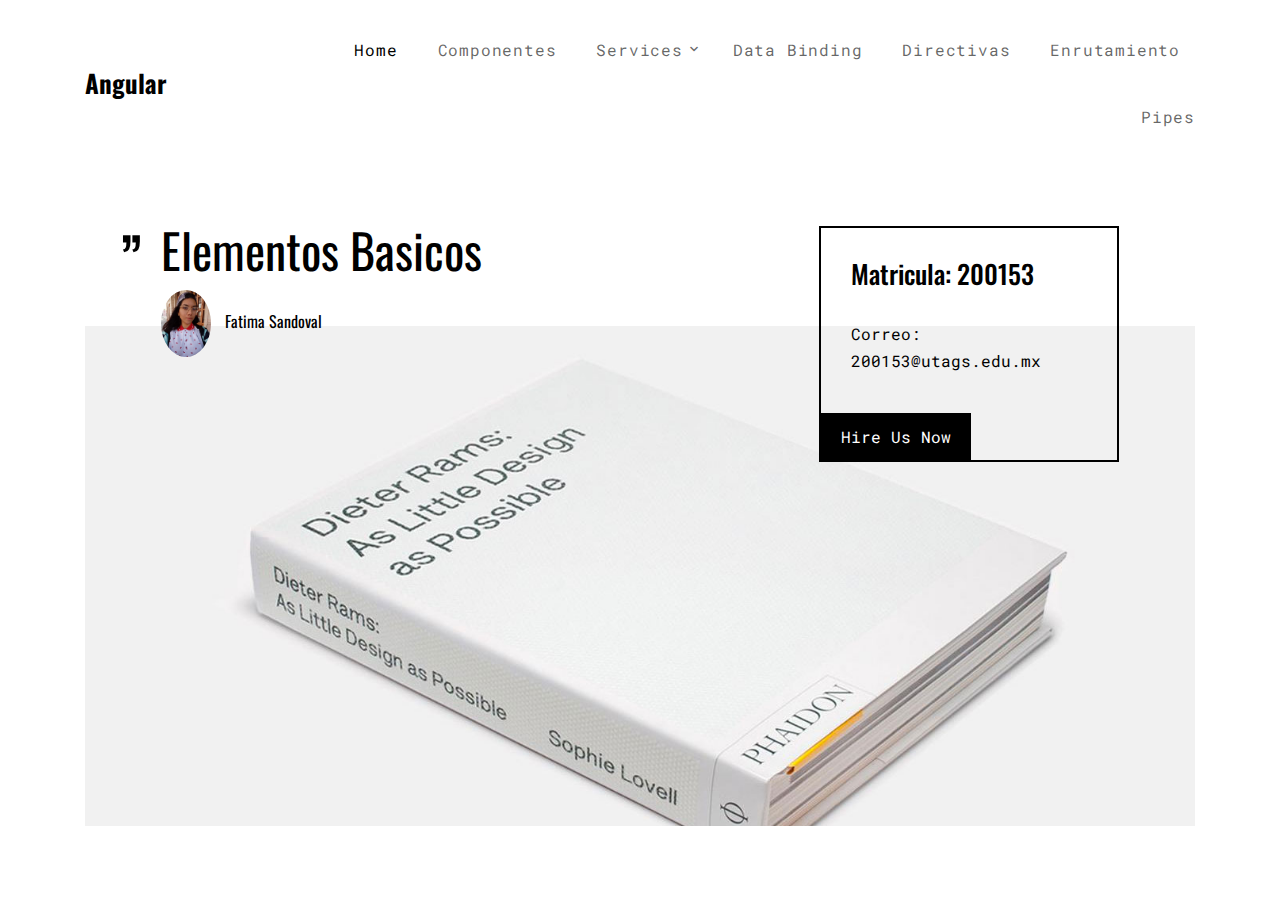
<file: started/index.html>
<!DOCTYPE html>
<html lang="es">
<head>
  <title>Started &mdash; Colorlib Website Template</title>
  <meta charset="utf-8">
  <meta name="viewport" content="width=device-width, initial-scale=1, shrink-to-fit=no">

  <link href="https://fonts.googleapis.com/css2?family=Oswald:wght@400;500&family=Roboto+Mono:wght@400;500&display=swap" rel="stylesheet">
  <link rel="stylesheet" href="fonts/icomoon/style.css">

  <link rel="stylesheet" href="css/bootstrap.min.css">
  <link rel="stylesheet" href="css/jquery.fancybox.min.css">
  <link rel="stylesheet" href="css/jquery-ui.css">
  <link rel="stylesheet" href="css/owl.carousel.min.css">
  <link rel="stylesheet" href="css/owl.theme.default.min.css">
  <link rel="stylesheet" href="css/animate.css">
  <link rel="stylesheet" href="fonts/flaticon/font/flaticon.css">

  
  <link rel="stylesheet" href="css/aos.css">

  <link rel="stylesheet" href="css/style.css">

</head>
<body>
  <div class="site-wrap">
    <div class="site-mobile-menu">
      <div class="site-mobile-menu-header">
        <div class="site-mobile-menu-close mt-3">
          <span class="icon-close2 js-menu-toggle"></span>
        </div>
      </div>
      <div class="site-mobile-menu-body"></div>
    </div> <!-- .site-mobile-menu -->

    <div class="container">

      <div class="row no-gutters site-navbar align-items-center py-3">

        <div class="col-6 col-lg-2 site-logo">
          <a href="index.html">Angular</a>
        </div>
        <div class="col-6 col-lg-10 text-right menu">
          <nav class="site-navigation text-right text-md-right">

            <ul class="site-menu js-clone-nav d-none d-lg-block">
              <li class="active">
                <a href="index.html">Home</a>
              </li>
              <li><a href="portfolio.html">Componentes</a></li>
              <li class="has-children">
                <a href="services.html">Services</a>
               
                  
                    
                
                  </li>
               
              
              <li><a href="about.html">Data Binding</a></li>
              <li><a href="contact.html">Directivas</a></li>
              <li><a href="enrut.html">Enrutamiento</a></li>
              <li><a href="pips.html">Pipes</a></li>
            </ul>

            <a href="#" class="site-menu-toggle js-menu-toggle text-black d-inline-block d-lg-none"><span class="icon-menu h3"></span></a>
          </nav>
        </div>
      </div>
    </div>

    <main>
      <div class="site-hero">
       <div class="container">
        <div class="bg-img" style="background-image: url('images/hero_2.jpg');">
          <blockquote>
            <p>Elementos Basicos</p>
            <div class="author">
              <img src="images/my.pic.jpeg" alt="Person image">
              <cite>Fatima Sandoval</cite>
            </div>
          </blockquote> 

          <div class="cta-box">
            <h2>Matricula: 200153</h2>
            <p>Correo: 200153@utags.edu.mx</p>
            <a href="#" class="contact-now">Hire Us Now</a>
          </div>
        </div>
      </div>
    </div> <!-- END site-hero -->

    



</div>

<script src="js/jquery.min.js"></script>
<script src="js/jquery-migrate-3.0.1.min.js"></script>
<script src="js/jquery-ui.js"></script>
<script src="js/popper.min.js"></script>
<script src="js/bootstrap.min.js"></script>
<script src="js/owl.carousel.min.js"></script>
<script src="js/jquery.stellar.min.js"></script>
<script src="js/jquery.fancybox.min.js"></script>
<script src="js/aos.js"></script>

<script src="js/main.js"></script>

</body>
</html>
</file>
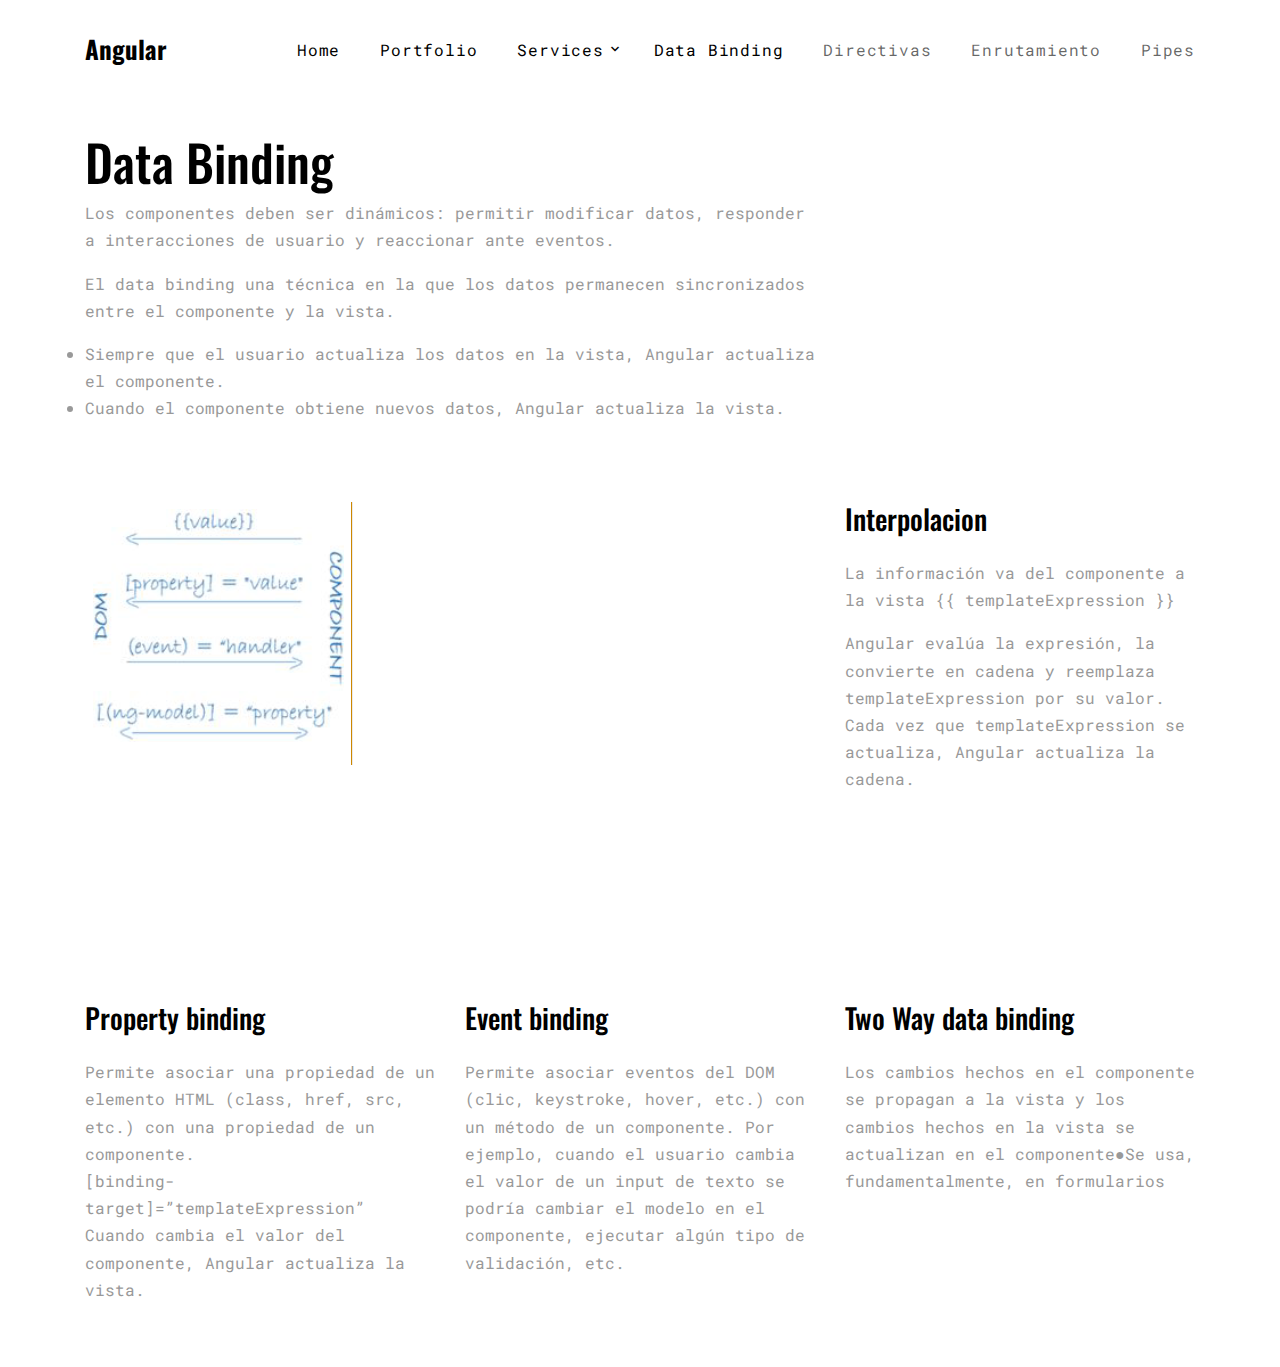
<file: started/about.html>
<!DOCTYPE html>
<html lang="es">
<head>
  <title>Started &mdash; Colorlib Website Template</title>
  <meta charset="utf-8">
  <meta name="viewport" content="width=device-width, initial-scale=1, shrink-to-fit=no">

  <link href="https://fonts.googleapis.com/css2?family=Oswald:wght@400;500&family=Roboto+Mono:wght@400;500&display=swap" rel="stylesheet">
  <link rel="stylesheet" href="fonts/icomoon/style.css">

  <link rel="stylesheet" href="css/bootstrap.min.css">
  <link rel="stylesheet" href="css/jquery.fancybox.min.css">
  <link rel="stylesheet" href="css/jquery-ui.css">
  <link rel="stylesheet" href="css/owl.carousel.min.css">
  <link rel="stylesheet" href="css/owl.theme.default.min.css">
  <link rel="stylesheet" href="css/animate.css">
  <link rel="stylesheet" href="fonts/flaticon/font/flaticon.css">

  
  <link rel="stylesheet" href="css/aos.css">

  <link rel="stylesheet" href="css/style.css">

</head>
<body>
  <div class="site-wrap">
    <div class="site-mobile-menu">
      <div class="site-mobile-menu-header">
        <div class="site-mobile-menu-close mt-3">
          <span class="icon-close2 js-menu-toggle"></span>
        </div>
      </div>
      <div class="site-mobile-menu-body"></div>
    </div> <!-- .site-mobile-menu -->

    <div class="container">

      <div class="row no-gutters site-navbar align-items-center py-3">

        <div class="col-6 col-lg-2 site-logo">
          <a href="index.html">Angular</a>
        </div>
        <div class="col-6 col-lg-10 text-right menu">
          <nav class="site-navigation text-right text-md-right">

            <ul class="site-menu js-clone-nav d-none d-lg-block">
              <li class="active">
                <a href="index.html">Home</a>
              </li>
              <li class="active"><a href="portfolio.html">Portfolio</a></li>
              <li class="has-children active">
                <a href="services.html">Services</a>

              </li>
              <li class="active"><a href="about.html">Data Binding</a></li>
              <li><a href="contact.html">Directivas</a></li>
              <li><a href="enrut.html">Enrutamiento</a></li>
              <li><a href="pips.html">Pipes</a></li>
            </ul>

            <a href="#" class="site-menu-toggle js-menu-toggle text-black d-inline-block d-lg-none"><span class="icon-menu h3"></span></a>
          </nav>
        </div>
      </div>
    </div>

    <main>


      <div class="heading">
        <div class="container">
          <div class="row">
            <div class="col-lg-8">
              <h1>Data Binding</h1>
              <p>Los componentes deben ser dinámicos: permitir modificar datos, responder a interacciones de usuario y reaccionar ante eventos.</p>    
            <p>El data binding una técnica en la que los datos permanecen sincronizados entre el componente y la vista. </p>
           <li>Siempre que el usuario actualiza los datos en la vista, Angular actualiza el componente.</li>
           <li>Cuando el componente obtiene nuevos datos, Angular actualiza la vista. </li>
          </div>
          </div>
          
        </div>
      </div>
      <!-- END page-heading -->

      <div class="site-section">
        <div class="container">
          <div class="row justify-content-between mb-5">
            <div class="col-lg-7 mb-5 mb-md-0 mb-lg-0">
              <img src="images/pic5.PNG" alt="Image" class="img-fluid">
            </div>
            <div class="col-lg-4">
              <h3 class="mb-4 text-black">Interpolacion</h3>
              <p>La información va del componente a la vista {{ templateExpression }}</p>
              <p>Angular evalúa la expresión, la convierte en cadena y reemplaza templateExpression por su valor. Cada vez que templateExpression se actualiza, Angular actualiza la cadena.</p>

            </div>
          </div>

        </div>
      </div>

      <div class="site-section">
        <div class="container">
          <div class="row">
            <div class="col-12 mb-5">
              
            </div>
            <div class="col-6 col-md-6 col-lg-4">
              <h3 class="mb-4 text-black">Property binding</h3>
              <div class="testimonial">
                
                <div class="mb-3">
                  
                </div>
                <blockquote>Permite asociar una propiedad de un elemento HTML (class, href, src, etc.) con una propiedad 
                  de un componente. 
                  <br>
                  [binding-target]=”templateExpression”
                  <br>
                   Cuando cambia el valor del componente, Angular
                   actualiza la vista.</blockquote>
              </div>
            </div>

            <div class="col-6 col-md-6 col-lg-4">
              
              <h3 class="mb-4 text-black">Event binding</h3>
              <div class="testimonial">
                <div class="mb-3">
                
                </div>
                <blockquote>Permite asociar eventos del DOM (clic, keystroke, hover, etc.) con un método de un componente. Por ejemplo, cuando el usuario cambia el valor de un input de texto se podría cambiar el modelo en el componente, ejecutar algún tipo de validación, etc.</blockquote>
              </div>
            </div>

            <div class="col-6 col-md-6 col-lg-4">
              <h3 class="mb-4 text-black">Two Way data binding</h3>
              <div class="testimonial">
                <div class="mb-3">
                  
                  
                </div>
                <blockquote>Los cambios hechos en el componente se propagan a la vista y los cambios hechos en la vista se actualizan en el componente●Se usa, fundamentalmente, en formularios</blockquote>
              </div>
            </div>

          </div>
        </div>
      </div>
      <!-- END .site-section -->


   

  </div>

  <script src="js/jquery.min.js"></script>
  <script src="js/jquery-migrate-3.0.1.min.js"></script>
  <script src="js/jquery-ui.js"></script>
  <script src="js/popper.min.js"></script>
  <script src="js/bootstrap.min.js"></script>
  <script src="js/owl.carousel.min.js"></script>
  <script src="js/jquery.stellar.min.js"></script>
  <script src="js/jquery.fancybox.min.js"></script>
  <script src="js/aos.js"></script>

  <script src="js/main.js"></script>

</body>
</html>
</file>
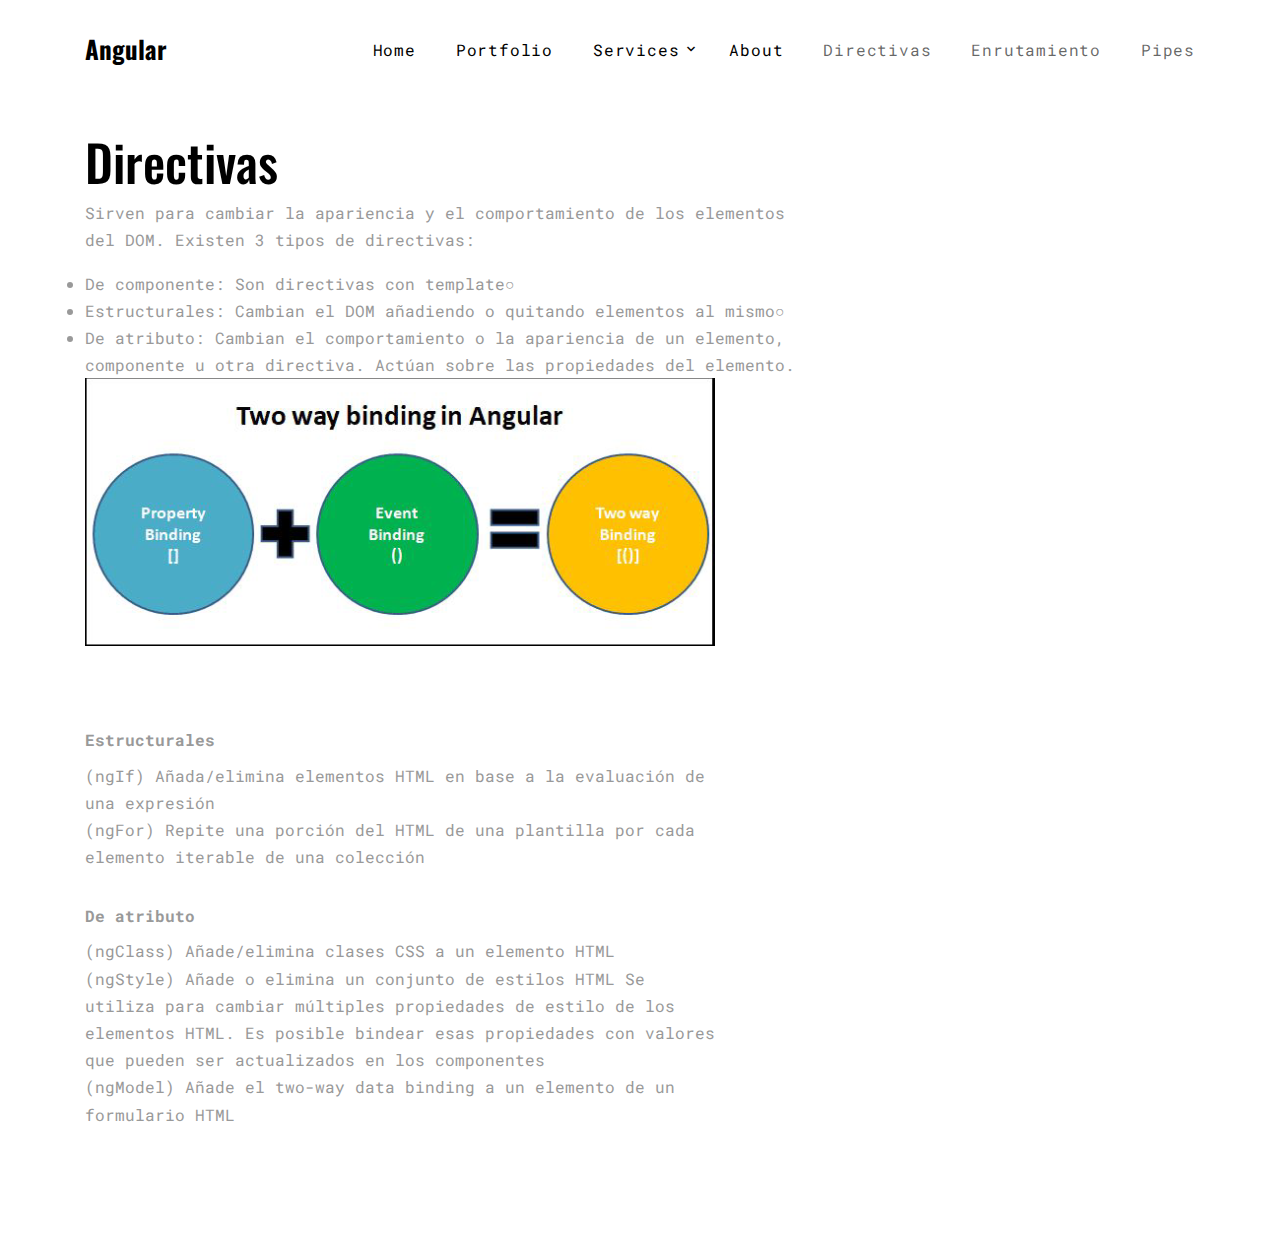
<file: started/contact.html>
<!DOCTYPE html>
<html lang="es">
<head>
  <title>Started &mdash; Colorlib Website Template</title>
  <meta charset="utf-8">
  <meta name="viewport" content="width=device-width, initial-scale=1, shrink-to-fit=no">

  <link href="https://fonts.googleapis.com/css2?family=Oswald:wght@400;500&family=Roboto+Mono:wght@400;500&display=swap" rel="stylesheet">
  <link rel="stylesheet" href="fonts/icomoon/style.css">

  <link rel="stylesheet" href="css/bootstrap.min.css">
  <link rel="stylesheet" href="css/jquery.fancybox.min.css">
  <link rel="stylesheet" href="css/jquery-ui.css">
  <link rel="stylesheet" href="css/owl.carousel.min.css">
  <link rel="stylesheet" href="css/owl.theme.default.min.css">
  <link rel="stylesheet" href="css/animate.css">
  <link rel="stylesheet" href="fonts/flaticon/font/flaticon.css">

  
  <link rel="stylesheet" href="css/aos.css">

  <link rel="stylesheet" href="css/style.css">

</head>
<body>
  <div class="site-wrap">
    <div class="site-mobile-menu">
      <div class="site-mobile-menu-header">
        <div class="site-mobile-menu-close mt-3">
          <span class="icon-close2 js-menu-toggle"></span>
        </div>
      </div>
      <div class="site-mobile-menu-body"></div>
    </div> <!-- .site-mobile-menu -->

    <div class="container">

      <div class="row no-gutters site-navbar align-items-center py-3">

        <div class="col-6 col-lg-2 site-logo">
          <a href="index.html">Angular</a>
        </div>
        <div class="col-6 col-lg-10 text-right menu">
          <nav class="site-navigation text-right text-md-right">

            <ul class="site-menu js-clone-nav d-none d-lg-block">
              <li class="active">
                <a href="index.html">Home</a>
              </li>
              <li class="active"><a href="portfolio.html">Portfolio</a></li>
              <li class="has-children active">
                <a href="services.html">Services</a>
               
              </li>
              <li class="active"><a href="about.html">About</a></li>
              <li><a href="contact.html">Directivas</a></li>
              <li><a href="enrut.html">Enrutamiento</a></li>
              <li><a href="pips.html">Pipes</a></li>
            </ul>

            <a href="#" class="site-menu-toggle js-menu-toggle text-black d-inline-block d-lg-none"><span class="icon-menu h3"></span></a>
          </nav>
        </div>
      </div>
    </div>

    <main>


      <div class="heading">
        <div class="container">
          <div class="row">
            <div class="col-lg-8">
              <h1>Directivas</h1>
              <p>Sirven para cambiar la apariencia y el comportamiento de los elementos del DOM. Existen 3 tipos de directivas:</p> 
              <li>De componente: Son directivas con template○
                <li>Estructurales: Cambian el DOM añadiendo o quitando elementos al mismo○
                <li>De atributo: Cambian el comportamiento o la apariencia de un elemento, componente u otra directiva. Actúan sobre las propiedades del elemento.   
            <img src="images/pic6.PNG">
                </div>
          </div>
          
        </div>
      </div>
      <!-- END page-heading -->

      
      <div class="site-section">
        <div class="container">
          <div class="row">

            <div class="col-md-12 col-lg-7 mb-5">



              <form action="#" class="contact-form">

                <div class="row form-group">
                  <div class="col-md-12 mb-3 mb-md-0">
                    <label class="font-weight-bold" for="fullname">Estructurales</label>
                    <p>(ngIf)
                      Añada/elimina elementos HTML en base a la evaluación de una expresión
                      <br>
                      (ngFor)
                      Repite una porción del HTML de una plantilla por cada elemento iterable de una colección

                  </div>
                </div>
                <div class="row form-group">
                  <div class="col-md-12">
                    <label class="font-weight-bold" for="email">De atributo</label>
                   <p>(ngClass)
                    Añade/elimina clases CSS a un elemento HTML
                    <br>
                    (ngStyle)
                    Añade o elimina un conjunto de estilos HTML
                    Se utiliza para cambiar múltiples propiedades de estilo de los elementos HTML. 
                    Es posible bindear esas propiedades con valores que pueden ser actualizados en los componentes
                    <br>
                    (ngModel)
                    Añade el two-way data binding a un elemento de un formulario HTML
                  </div>
                </div>
               

                


              </form>
            </div>

            


            </div>
          </div>
        </div>
      </div>


    </main>

    
    </div >


  </div>

  <script src="js/jquery.min.js"></script>
  <script src="js/jquery-migrate-3.0.1.min.js"></script>
  <script src="js/jquery-ui.js"></script>
  <script src="js/popper.min.js"></script>
  <script src="js/bootstrap.min.js"></script>
  <script src="js/owl.carousel.min.js"></script>
  <script src="js/jquery.stellar.min.js"></script>
  <script src="js/jquery.fancybox.min.js"></script>
  <script src="js/aos.js"></script>

  <script src="js/main.js"></script>

</body>
</html>
</file>
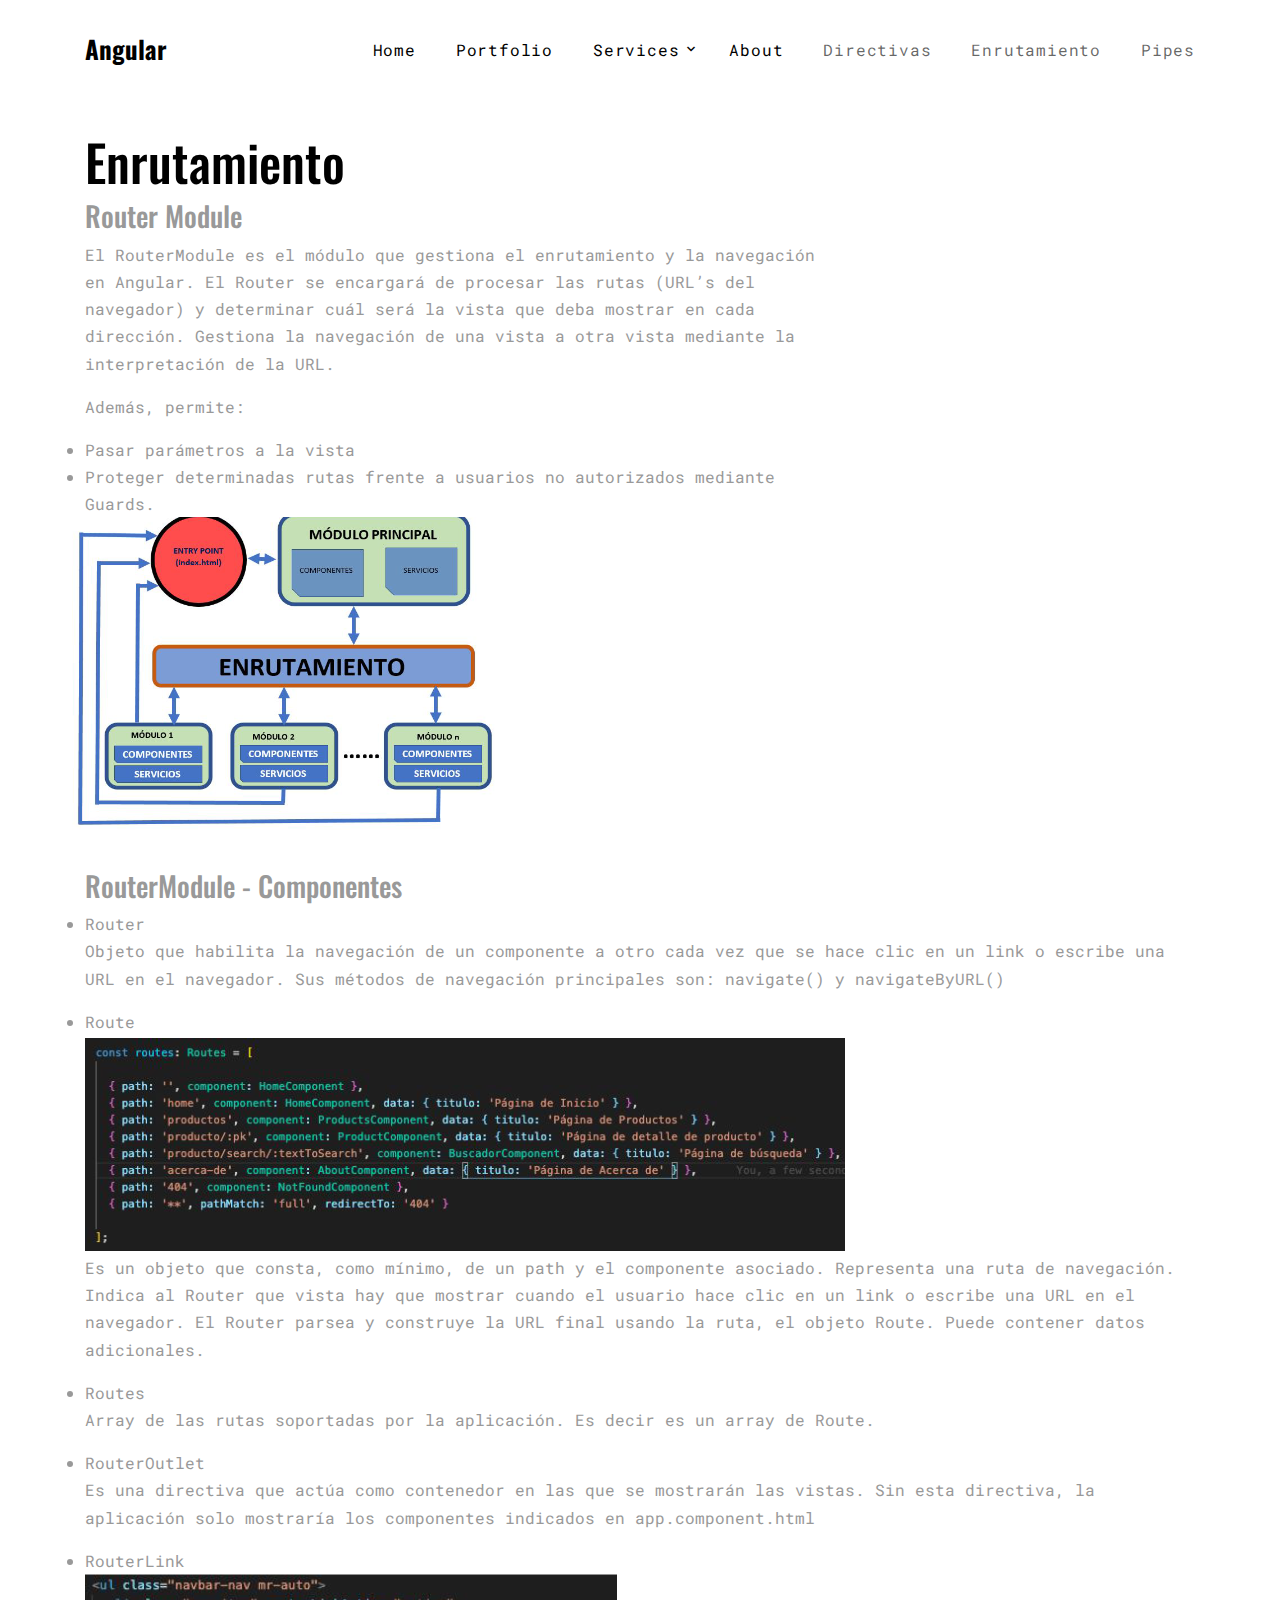
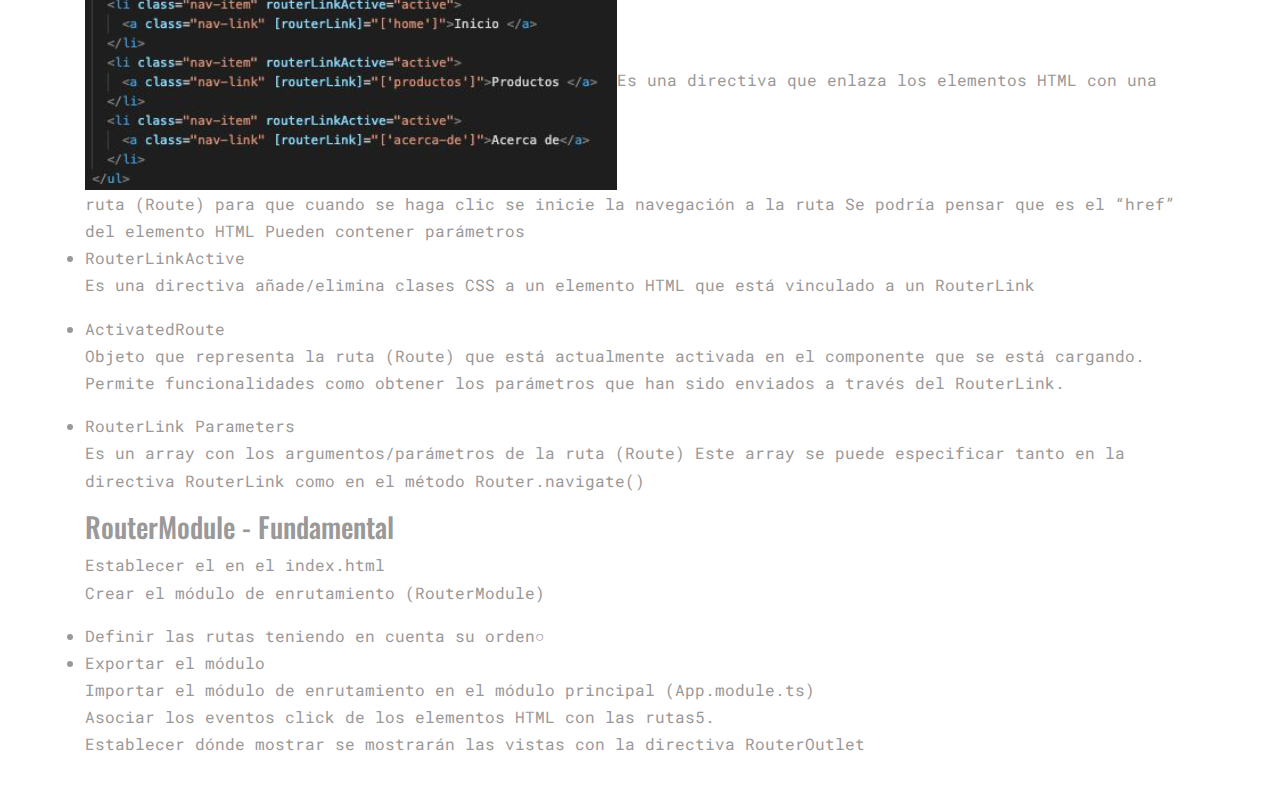
<file: started/enrut.html>
<!DOCTYPE html>
<html lang="es">
<head>
  <title>Started &mdash; Colorlib Website Template</title>
  <meta charset="utf-8">
  <meta name="viewport" content="width=device-width, initial-scale=1, shrink-to-fit=no">

  <link href="https://fonts.googleapis.com/css2?family=Oswald:wght@400;500&family=Roboto+Mono:wght@400;500&display=swap" rel="stylesheet">
  <link rel="stylesheet" href="fonts/icomoon/style.css">

  <link rel="stylesheet" href="css/bootstrap.min.css">
  <link rel="stylesheet" href="css/jquery.fancybox.min.css">
  <link rel="stylesheet" href="css/jquery-ui.css">
  <link rel="stylesheet" href="css/owl.carousel.min.css">
  <link rel="stylesheet" href="css/owl.theme.default.min.css">
  <link rel="stylesheet" href="css/animate.css">
  <link rel="stylesheet" href="fonts/flaticon/font/flaticon.css">

  
  <link rel="stylesheet" href="css/aos.css">

  <link rel="stylesheet" href="css/style.css">
</head>
<body>
  <div class="site-wrap">
    <div class="site-mobile-menu">
      <div class="site-mobile-menu-header">
        <div class="site-mobile-menu-close mt-3">
          <span class="icon-close2 js-menu-toggle"></span>
        </div>
      </div>
      <div class="site-mobile-menu-body"></div>
    </div> <!-- .site-mobile-menu -->

    <div class="container">

      <div class="row no-gutters site-navbar align-items-center py-3">

        <div class="col-6 col-lg-2 site-logo">
          <a href="index.html">Angular</a>
        </div>
        <div class="col-6 col-lg-10 text-right menu">
          <nav class="site-navigation text-right text-md-right">

            <ul class="site-menu js-clone-nav d-none d-lg-block">
              <li class="active">
                <a href="index.html">Home</a>
              </li>
              <li class="active"><a href="portfolio.html">Portfolio</a></li>
              <li class="has-children active">
                <a href="services.html">Services</a>
                <ul class="dropdown arrow-top">
                  <li><a href="#">Web Design</a></li>
                  <li><a href="#">WP Development</a></li>
                  <li><a href="#">Front End</a></li>
                  <li class="has-children">
                    <a href="#">Sub Menu</a>
                    <ul class="dropdown">
                      <li><a href="#">Web Design</a></li>
                      <li><a href="#">WordPress Development</a></li>
                      <li><a href="#">Front End</a></li>
                    </ul>
                  </li>
                </ul>
              </li>
              <li class="active"><a href="about.html">About</a></li>
              <li><a href="contact.html">Directivas</a></li>
              <li><a href="enrut.html">Enrutamiento</a></li>
              <li><a href="pips.html">Pipes</a></li>
            </ul>

            <a href="#" class="site-menu-toggle js-menu-toggle text-black d-inline-block d-lg-none"><span class="icon-menu h3"></span></a>
          </nav>
        </div>
      </div>
    </div>
    <div class="heading">
      <div class="container">
        <div class="row">
          <div class="col-lg-8">
            <h1>Enrutamiento</h1>
            <h3>Router Module</h3>
            <p>El RouterModule es el módulo que gestiona el enrutamiento y la navegación en Angular.
              El Router se encargará de procesar las rutas (URL’s del navegador) y determinar cuál será la vista que deba mostrar en cada dirección. Gestiona la navegación de una vista a otra vista mediante la interpretación de la URL.
            <br>
            <p>Además, permite:
    
              <li>Pasar parámetros a la vista
              <li>Proteger determinadas rutas frente a usuarios no autorizados mediante Guards.
              
          
              </div>
              <img src="images/pic7.PNG">
              
        </div>
        <div>
          <br>
          <h3>RouterModule - Componentes</h3>
          <li>Router
            <p>Objeto que habilita la navegación de un componente a otro cada vez que se hace clic en un link o escribe una URL en el navegador. Sus métodos de navegación principales son: navigate() y navigateByURL()
            <li>Route
              <br>
              <img src="images/pic8.PNG"> 
              <p>Es un objeto que consta, como mínimo, de un path y el componente asociado. Representa una ruta de navegación. Indica al Router que vista hay que mostrar cuando el usuario hace clic en un link o escribe una URL en el navegador. El Router parsea y construye la URL final usando la ruta, el objeto Route. Puede contener datos adicionales.
              <li>Routes
                <p>Array de las rutas soportadas por la aplicación. Es decir es un array de Route.
                <li>RouterOutlet
                  <p>Es una directiva que actúa como contenedor en las que se mostrarán las vistas. Sin esta directiva, la aplicación solo mostraría los componentes indicados en app.component.html
                  <li>RouterLink
                    <br>
                    <img src="images/pic9.PNG"
                    <p>Es una directiva que enlaza los elementos HTML con una ruta (Route) para que cuando se haga clic se inicie la navegación a la ruta Se podría pensar que es el “href” del elemento HTML <a> Pueden contener parámetros
                    <li>RouterLinkActive
                      <p>Es una directiva añade/elimina clases CSS a un elemento HTML que está vinculado a un RouterLink
                      <li>ActivatedRoute
                        <p>Objeto que representa la ruta (Route) que está actualmente activada en el componente que se está cargando. Permite funcionalidades como obtener los parámetros que han sido enviados a través del RouterLink.
                        <li>RouterLink Parameters
                          <p>Es un array con los argumentos/parámetros de la ruta (Route) Este array se puede especificar tanto en la directiva RouterLink como en el método Router.navigate()
          <h3>RouterModule - Fundamental</h3>
          <p>Establecer el <base href> en el index.html
            <br>
            Crear el módulo de enrutamiento (RouterModule)
            <li>Definir las rutas teniendo en cuenta su orden○
              <li>Exportar el módulo
                <p>Importar el módulo de enrutamiento en el módulo principal (App.module.ts)
                  <br>
                  Asociar los eventos click de los elementos HTML con las rutas5.
                  <br>
                  Establecer dónde mostrar se mostrarán las vistas con la directiva RouterOutlet
      </div>
    </div>
</file>
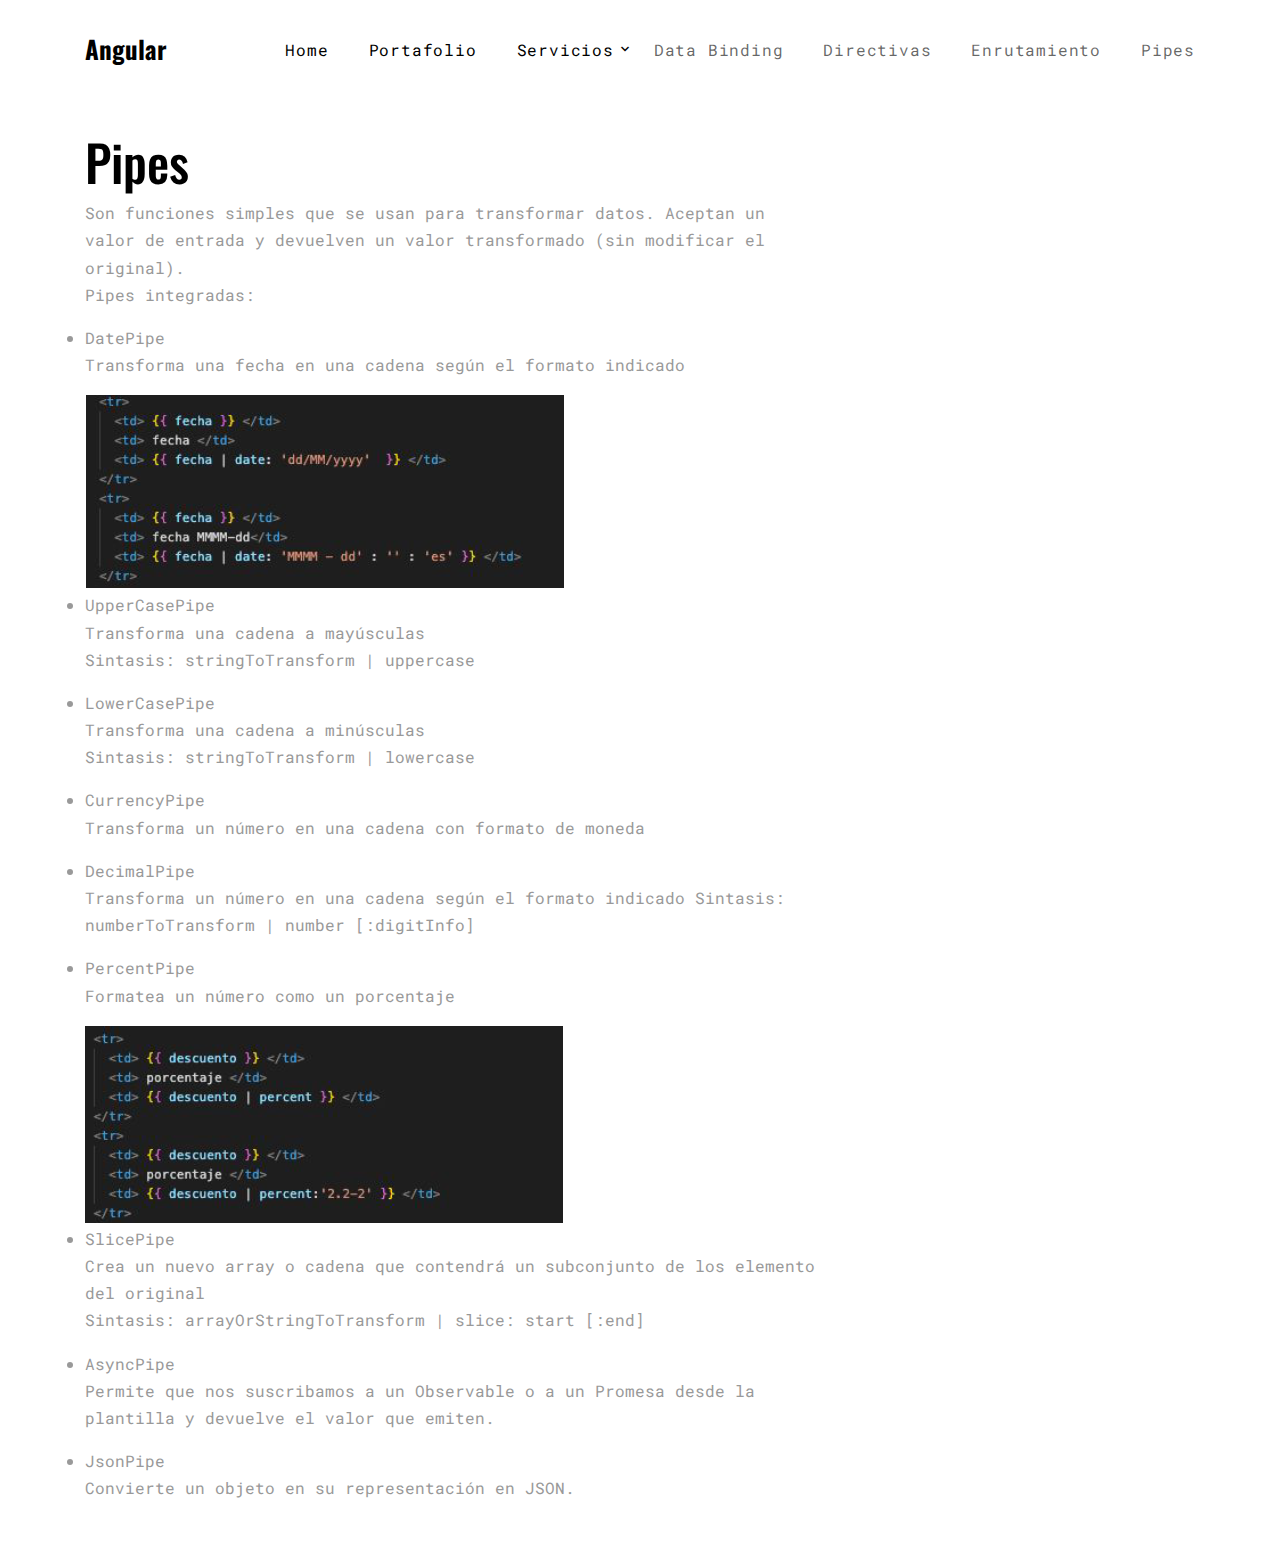
<file: started/pips.html>
<!DOCTYPE html>
<html lang="es">
<head>
  <title>Started &mdash; Colorlib Website Template</title>
  <meta charset="utf-8">
  <meta name="viewport" content="width=device-width, initial-scale=1, shrink-to-fit=no">

  <link href="https://fonts.googleapis.com/css2?family=Oswald:wght@400;500&family=Roboto+Mono:wght@400;500&display=swap" rel="stylesheet">
  <link rel="stylesheet" href="fonts/icomoon/style.css">

  <link rel="stylesheet" href="css/bootstrap.min.css">
  <link rel="stylesheet" href="css/jquery.fancybox.min.css">
  <link rel="stylesheet" href="css/jquery-ui.css">
  <link rel="stylesheet" href="css/owl.carousel.min.css">
  <link rel="stylesheet" href="css/owl.theme.default.min.css">
  <link rel="stylesheet" href="css/animate.css">
  <link rel="stylesheet" href="fonts/flaticon/font/flaticon.css">

  
  <link rel="stylesheet" href="css/aos.css">

  <link rel="stylesheet" href="css/style.css">

</head>
<body>
  <div class="site-wrap">
    <div class="site-mobile-menu">
      <div class="site-mobile-menu-header">
        <div class="site-mobile-menu-close mt-3">
          <span class="icon-close2 js-menu-toggle"></span>
        </div>
      </div>
      <div class="site-mobile-menu-body"></div>
    </div> <!-- .site-mobile-menu -->

    <div class="container">

      <div class="row no-gutters site-navbar align-items-center py-3">

        <div class="col-6 col-lg-2 site-logo">
          <a href="index.html">Angular</a>
        </div>
        <div class="col-6 col-lg-10 text-right menu">
            <nav class="site-navigation text-right text-md-right">
              <ul class="site-menu js-clone-nav d-none d-lg-block">
                <li class="active">
                  <a href="index.html">Home</a>
                </li>
                <li class="active"><a href="portfolio.html">Portafolio</a></li>
                <li class="has-children active">
                  <a href="services.html">Servicios</a>
                  
                     
                <li><a href="about.html">Data Binding</a></li>
                <li><a href="contact.html">Directivas</a></li>
                <li><a href="enrut.html">Enrutamiento</a></li>
              <li><a href="pips.html">Pipes</a></li>
              </ul>
  
              <a href="#" class="site-menu-toggle js-menu-toggle text-black d-inline-block d-lg-none"><span class="icon-menu h3"></span></a>
            </nav>
          </div>
        </div>
      </div>
      <main>


        <div class="heading">
          <div class="container">
            <div class="row">
              <div class="col-lg-8">
                <h1>Pipes</h1>
                <p>Son funciones simples que se usan para transformar datos.
                  Aceptan un valor de entrada y devuelven un valor transformado (sin modificar el original).
                  <br>
                  Pipes integradas:</p>    
                  <li>DatePipe</li>
                  <p>Transforma una fecha en una cadena según el formato indicado</p>
                  <img src="images/pic1.1.PNG"> 
                  <li>UpperCasePipe</li>
                  <p>Transforma una cadena a mayúsculas
                    <br>
                    Sintasis: stringToTransform | uppercase</p>
                  <li>LowerCasePipe</li>
                  <p>Transforma una cadena a minúsculas
                    <br>
                    Sintasis: stringToTransform | lowercase</p>
                  <li>CurrencyPipe</li>
                  <p>Transforma un número en una cadena con formato de moneda</p>
                  <li>DecimalPipe</li>
                  <p>Transforma un número en una cadena según el formato indicado 
                    Sintasis: numberToTransform | number [:digitInfo]</p>
                  <li>PercentPipe</li>
                  <p>Formatea un número como un porcentaje</p>
                  <img src="images/pic2.2.PNG">
                  <li>SlicePipe</li>
                  <p>Crea un nuevo array o cadena que contendrá un subconjunto de los elemento del original
                    <br>
                    Sintasis: arrayOrStringToTransform | slice: start [:end]</p>
                  <li>AsyncPipe</li>
                  <p>Permite que nos suscribamos a un Observable o a un Promesa desde la plantilla y devuelve el valor que emiten.</p>
                  <li>JsonPipe</li>
                  <p>Convierte un objeto en su representación en JSON.</p>
              </div>
            </div>
            
          </div>
        </div>
</file>
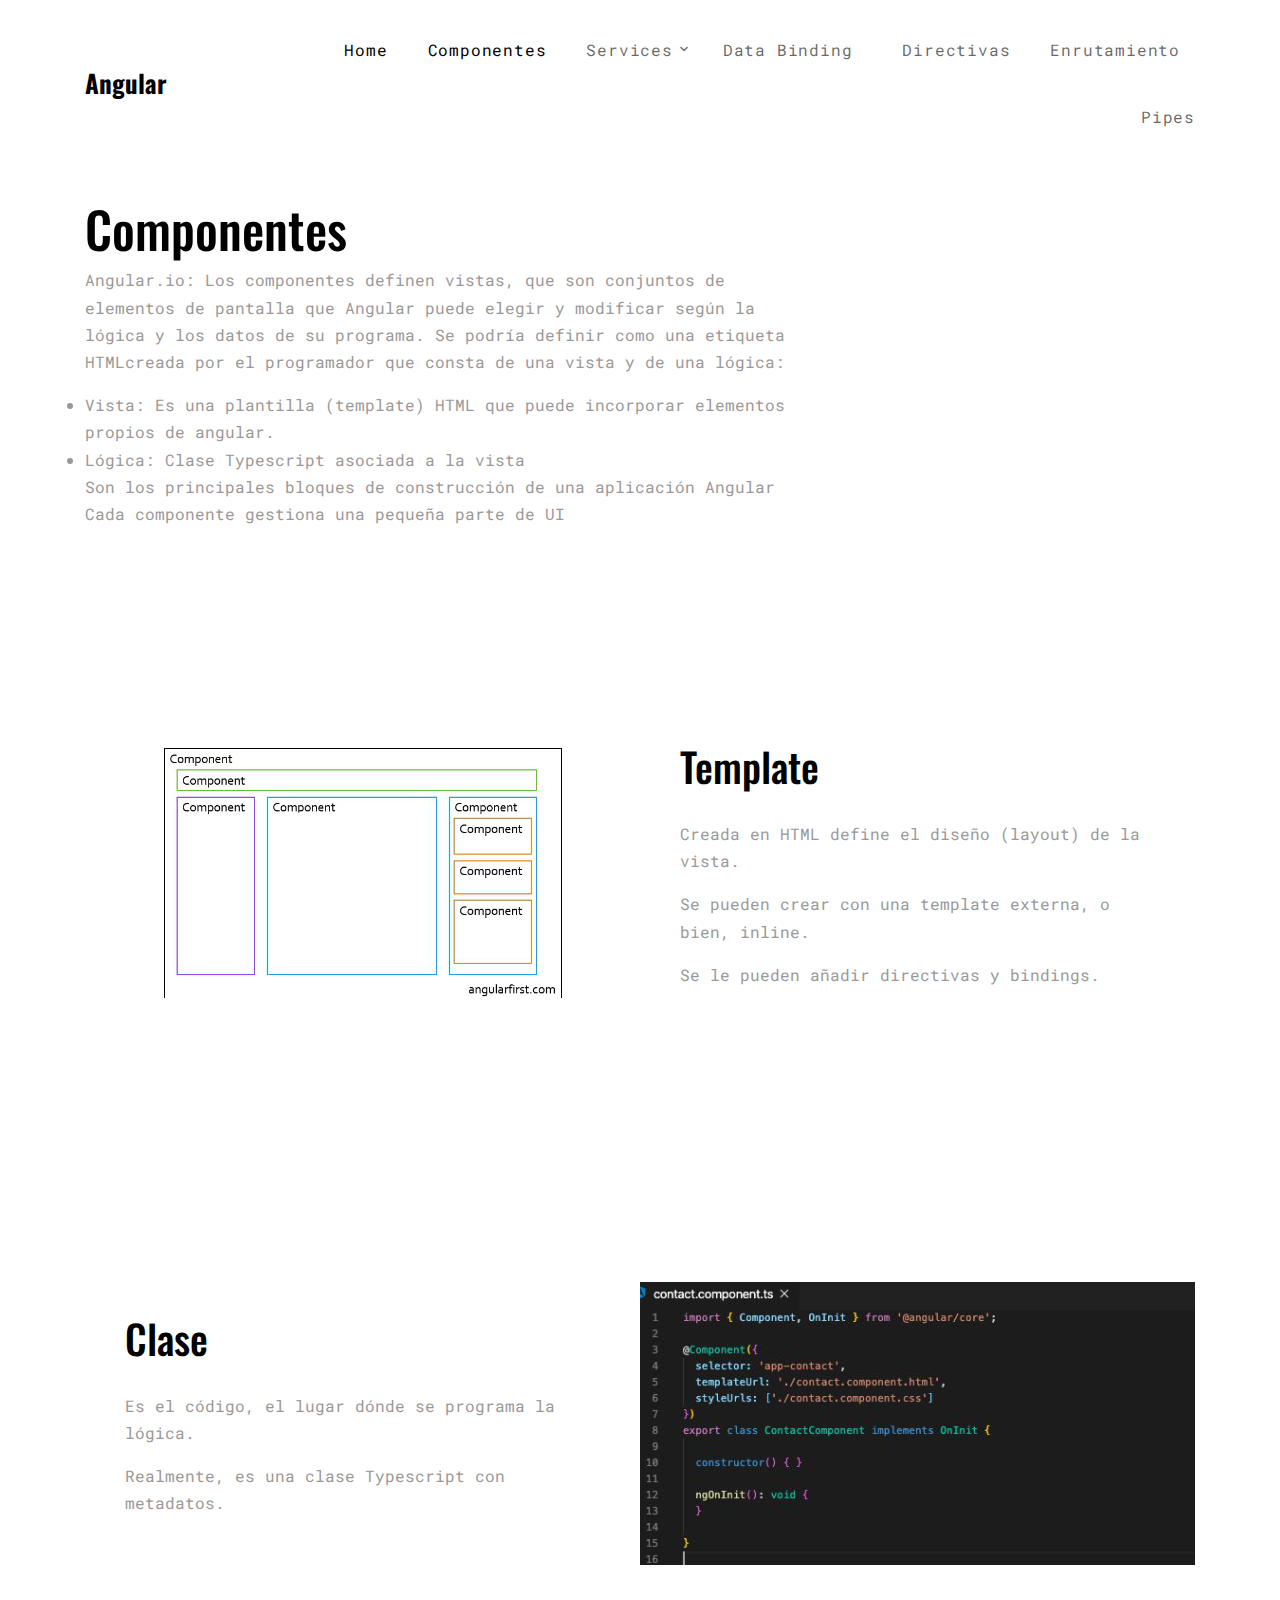
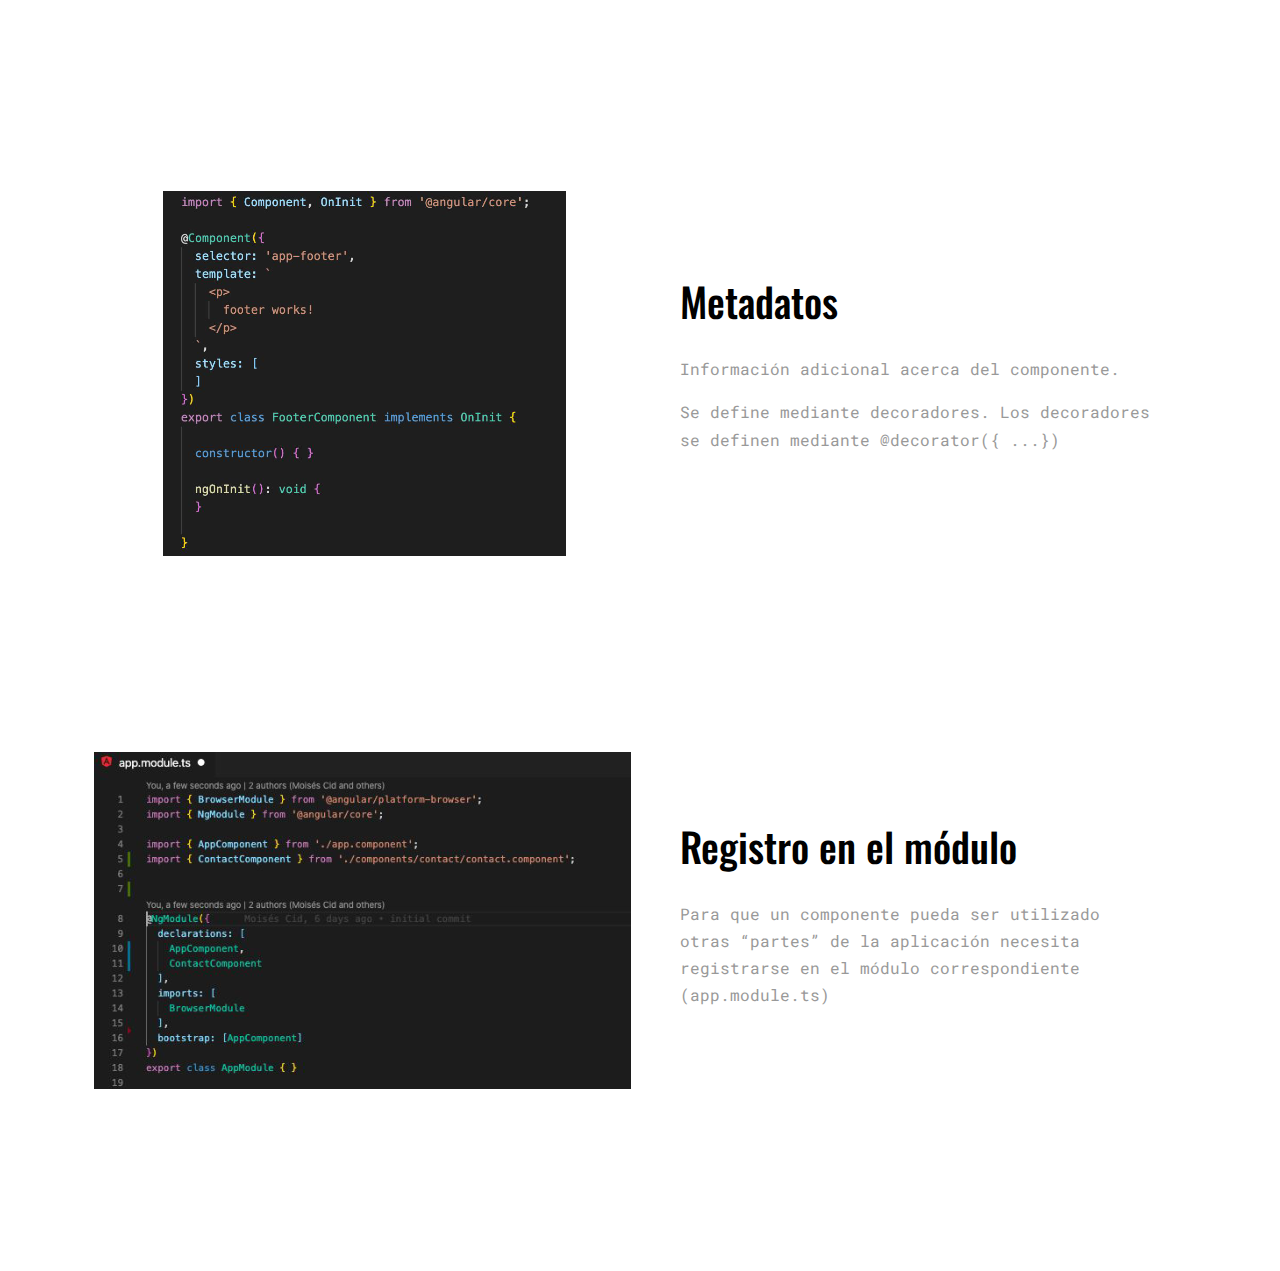
<file: started/portfolio.html>
<!DOCTYPE html>
<html lang="es">
<head>
  <title>Started &mdash; Colorlib Website Template</title>
  <meta charset="utf-8">
  <meta name="viewport" content="width=device-width, initial-scale=1, shrink-to-fit=no">

  <link href="https://fonts.googleapis.com/css2?family=Oswald:wght@400;500&family=Roboto+Mono:wght@400;500&display=swap" rel="stylesheet">
  <link rel="stylesheet" href="fonts/icomoon/style.css">

  <link rel="stylesheet" href="css/bootstrap.min.css">
  <link rel="stylesheet" href="css/jquery.fancybox.min.css">
  <link rel="stylesheet" href="css/jquery-ui.css">
  <link rel="stylesheet" href="css/owl.carousel.min.css">
  <link rel="stylesheet" href="css/owl.theme.default.min.css">
  <link rel="stylesheet" href="css/animate.css">
  <link rel="stylesheet" href="fonts/flaticon/font/flaticon.css">

  
  <link rel="stylesheet" href="css/aos.css">

  <link rel="stylesheet" href="css/style.css">

</head>
<body>
  <div class="site-wrap">
    <div class="site-mobile-menu">
      <div class="site-mobile-menu-header">
        <div class="site-mobile-menu-close mt-3">
          <span class="icon-close2 js-menu-toggle"></span>
        </div>
      </div>
      <div class="site-mobile-menu-body"></div>
    </div> <!-- .site-mobile-menu -->

    <div class="container">

      <div class="row no-gutters site-navbar align-items-center py-3">

        <div class="col-6 col-lg-2 site-logo">
          <a href="index.html">Angular</a>
        </div>
        <div class="col-6 col-lg-10 text-right menu">
          <nav class="site-navigation text-right text-md-right">

            <ul class="site-menu js-clone-nav d-none d-lg-block">
              <li class="active">
                <a href="index.html">Home</a>
              </li>
              <li class="active"><a href="portfolio.html">Componentes</a></li>
              <li class="has-children">
                <a href="services.html">Services</a>
               
                
              </li>
              <li><a href="about.html">Data Binding</li>
              <li><a href="contact.html">Directivas</a></li>
              <li><a href="enrut.html">Enrutamiento</a></li>
              <li><a href="pips.html">Pipes</a></li>
            </ul>

            <a href="#" class="site-menu-toggle js-menu-toggle text-black d-inline-block d-lg-none"><span class="icon-menu h3"></span></a>
          </nav>
        </div>
      </div>
    </div>

    <main>


      <div class="heading">
        <div class="container">
          <div class="row">
            <div class="col-lg-8">
              <h1>Componentes</h1>
              <p>Angular.io: Los componentes definen vistas, que son conjuntos de elementos de pantalla que Angular puede
                 elegir y modificar según la lógica y los datos de su programa.
                Se podría definir como una etiqueta HTMLcreada por el programador que consta de una vista y de una lógica:
                <br>
                <li>Vista: Es una plantilla (template) HTML que puede incorporar elementos propios de angular.</li> 
                <li>Lógica: Clase Typescript asociada a la vista</li>
                Son los principales bloques de construcción de una aplicación Angular
                <br>
                Cada componente gestiona una pequeña parte de UI
              </p>    
            </div>
          </div>
          
        </div>
      </div>
      <!-- END page-heading -->

      <div class="site-section">
        <div class="container">

          <div class="half d-md-flex d-block align-items-stretch">

            <div class="img" style="background-image: url('images/pic1.PNG')">
            </div>

            <div class="half-content align-self-center">
              <h3>Template</h3>
              <p>Creada en HTML define el diseño (layout) de la vista.</p>
              <p>
                Se pueden crear con una template externa, o bien, inline.
              </p>
              <p>
                Se le pueden añadir directivas y bindings.
              </p>

            </div>
          </div>


          <div class="half d-md-flex align-items-stretch">

            <div class="img order-md-2" style="background-image: url('images/pic2.PNG')">

            </div>
            <div class="half-content align-self-center">
              <h3>Clase</h3>
              <p>Es el código, el lugar dónde se programa la lógica.</p>
              <p>
                Realmente, es una clase Typescript con metadatos.
              </p>
            </div>
          </div>


          <div class="half d-md-flex d-block align-items-stretch">

            <div class="img" style="background-image: url('images/pic3.PNG')">
            </div>

            <div class="half-content align-self-center">
              <h3>Metadatos</h3>
              <p>Información adicional acerca del componente.</p>
              <p>
                Se define mediante decoradores.
                Los decoradores se definen mediante @decorator({ ...})
              </p>
              
            </div>
          </div>


          <div class="half d-md-flex d-block align-items-stretch">

            <div class="img" style="background-image: url('images/pic4.PNG')">
            </div>

            <div class="half-content align-self-center">
              <h3>Registro en el módulo</h3>
              <p>Para que un componente pueda ser utilizado otras “partes” de la aplicación necesita registrarse en el módulo correspondiente (app.module.ts)</p>
              
            </div>
          </div>


         


  </div>

  <script src="js/jquery.min.js"></script>
  <script src="js/jquery-migrate-3.0.1.min.js"></script>
  <script src="js/jquery-ui.js"></script>
  <script src="js/popper.min.js"></script>
  <script src="js/bootstrap.min.js"></script>
  <script src="js/owl.carousel.min.js"></script>
  <script src="js/jquery.stellar.min.js"></script>
  <script src="js/jquery.fancybox.min.js"></script>
  <script src="js/aos.js"></script>

  <script src="js/main.js"></script>

</body>
</html>
</file>
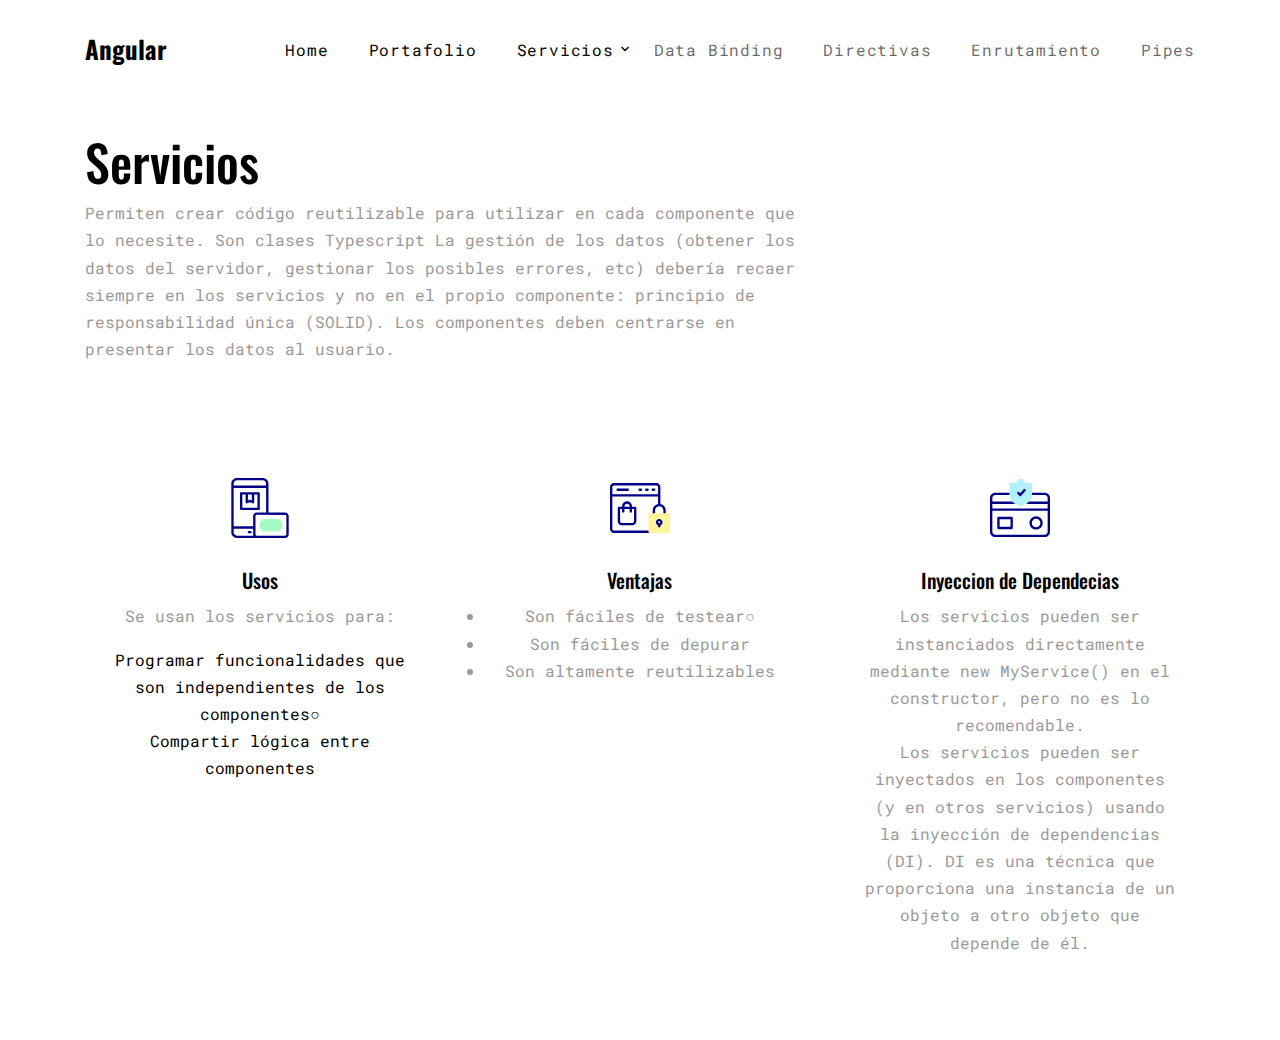
<file: started/services.html>
<!DOCTYPE html>
<html lang="es">
<head>
  <title>Started &mdash; Colorlib Website Template</title>
  <meta charset="utf-8">
  <meta name="viewport" content="width=device-width, initial-scale=1, shrink-to-fit=no">

  <link href="https://fonts.googleapis.com/css2?family=Oswald:wght@400;500&family=Roboto+Mono:wght@400;500&display=swap" rel="stylesheet">
  <link rel="stylesheet" href="fonts/icomoon/style.css">

  <link rel="stylesheet" href="css/bootstrap.min.css">
  <link rel="stylesheet" href="css/jquery.fancybox.min.css">
  <link rel="stylesheet" href="css/jquery-ui.css">
  <link rel="stylesheet" href="css/owl.carousel.min.css">
  <link rel="stylesheet" href="css/owl.theme.default.min.css">
  <link rel="stylesheet" href="css/animate.css">
  <link rel="stylesheet" href="fonts/flaticon/font/flaticon.css">

  
  <link rel="stylesheet" href="css/aos.css">

  <link rel="stylesheet" href="css/style.css">

</head>
<body>
  <div class="site-wrap">
    <div class="site-mobile-menu">
      <div class="site-mobile-menu-header">
        <div class="site-mobile-menu-close mt-3">
          <span class="icon-close2 js-menu-toggle"></span>
        </div>
      </div>
      <div class="site-mobile-menu-body"></div>
    </div> <!-- .site-mobile-menu -->

    <div class="container">

      <div class="row no-gutters site-navbar align-items-center py-3">

        <div class="col-6 col-lg-2 site-logo">
          <a href="index.html">Angular</a>
        </div>
        <div class="col-6 col-lg-10 text-right menu">
          <nav class="site-navigation text-right text-md-right">

            <ul class="site-menu js-clone-nav d-none d-lg-block">
              <li class="active">
                <a href="index.html">Home</a>
              </li>
              <li class="active"><a href="portfolio.html">Portafolio</a></li>
              <li class="has-children active">
                <a href="services.html">Servicios</a>
                
                   
              <li><a href="about.html">Data Binding</a></li>
              <li><a href="contact.html">Directivas</a></li>
              <li><a href="enrut.html">Enrutamiento</a></li>
              <li><a href="pips.html">Pipes</a></li>
            </ul>

            <a href="#" class="site-menu-toggle js-menu-toggle text-black d-inline-block d-lg-none"><span class="icon-menu h3"></span></a>
          </nav>
        </div>
      </div>
    </div>

    <main>


      <div class="heading">
        <div class="container">
          <div class="row">
            <div class="col-lg-8">
              <h1>Servicios</h1>
              <p>Permiten crear código reutilizable para utilizar en cada componente que lo necesite.
                Son clases Typescript
                La gestión de los datos (obtener los datos del servidor, gestionar los posibles errores, etc) debería recaer siempre en los servicios y no en el propio componente: principio de responsabilidad única (SOLID).
                Los componentes deben centrarse en presentar los datos al usuario.</p>    
            </div>
          </div>
          
        </div>
      </div>
      <!-- END page-heading -->

      <div class="site-section">
        <div class="container">
          <div class="row">
            <div class="col-6 col-md-6 col-lg-4">
              <a class="service">
                <img src="images/flaticon/svg/001.svg" alt="Image" class="img-fluid">
                <h3>Usos</h3>
                <p>Se usan los servicios para: </p>
                <ul class="list-unstyled services-list">
                  <li>Programar funcionalidades que son independientes de los componentes○</li>
                  <li>Compartir lógica entre componentes</li>
                  
                </ul>
                
              </a>
            </div>
            <div class="col-6 col-md-6 col-lg-4">
              <a class="service">
                <img src="images/flaticon/svg/002.svg" alt="Image" class="img-fluid">
                <h3>Ventajas</h3>
                <li>Son fáciles de testear○</li>
                <li>Son fáciles de depurar</li>
                <li>Son altamente reutilizables</li>
              </a>
            </div>
            <div class="col-6 col-md-6 col-lg-4">
              <a class="service">
                <img src="images/flaticon/svg/003.svg" alt="Image" class="img-fluid">
                <h3>Inyeccion de Dependecias</h3>
                <p>Los servicios pueden ser instanciados directamente mediante new MyService() en el constructor, pero no es lo recomendable.
                 
                  <br>
                  Los servicios pueden ser inyectados en los componentes (y en otros servicios) usando la inyección de dependencias (DI).
                  DI es una técnica que proporciona una instancia de un objeto a otro objeto que depende de él.</p>
               
              </a>
            </div>


           
 

    

  </div>

  <script src="js/jquery.min.js"></script>
  <script src="js/jquery-migrate-3.0.1.min.js"></script>
  <script src="js/jquery-ui.js"></script>
  <script src="js/popper.min.js"></script>
  <script src="js/bootstrap.min.js"></script>
  <script src="js/owl.carousel.min.js"></script>
  <script src="js/jquery.stellar.min.js"></script>
  <script src="js/jquery.fancybox.min.js"></script>
  <script src="js/aos.js"></script>

  <script src="js/main.js"></script>

</body>
</html>
</file>
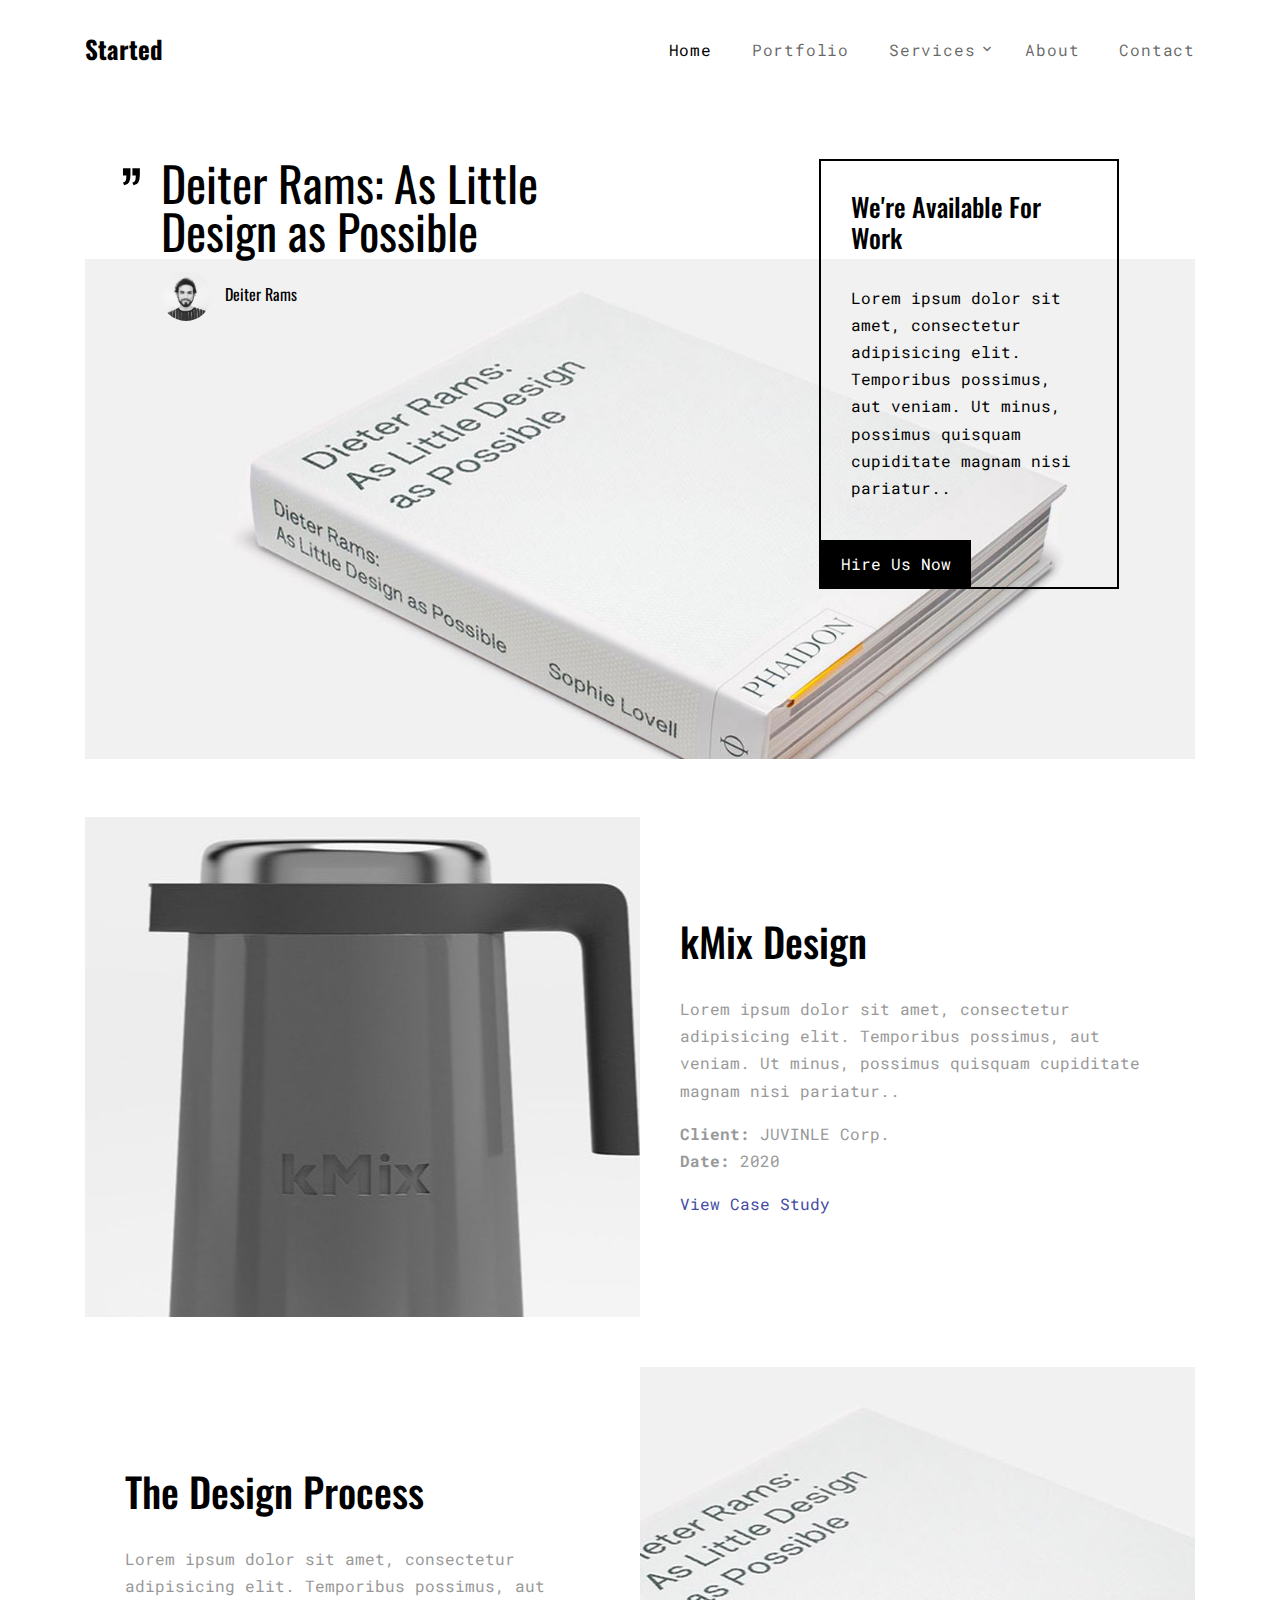
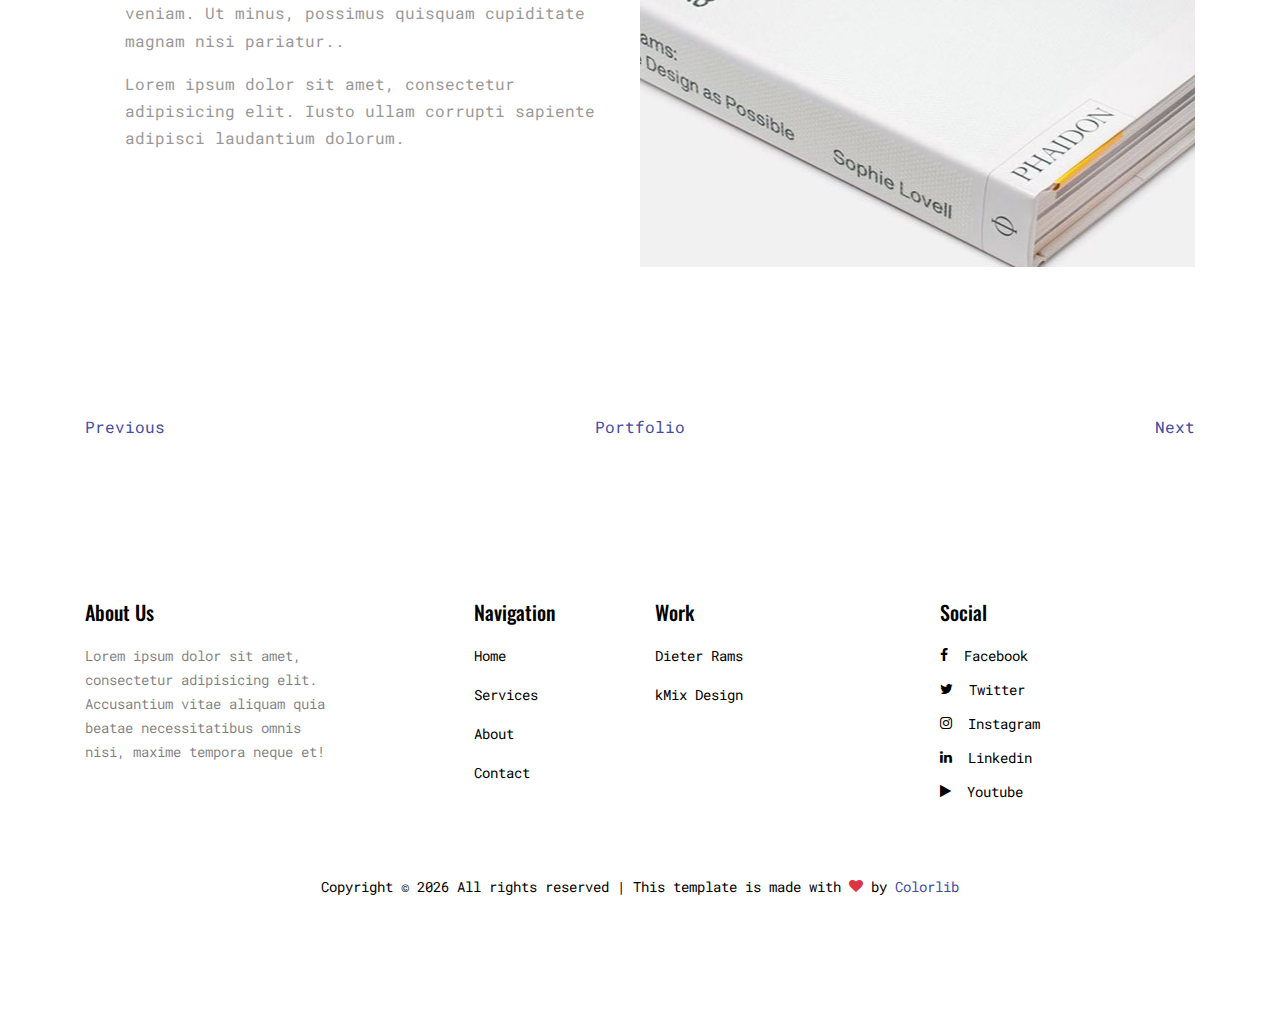
<file: started/single.html>
<!DOCTYPE html>
<html lang="en">
<head>
  <title>Started &mdash; Colorlib Website Template</title>
  <meta charset="utf-8">
  <meta name="viewport" content="width=device-width, initial-scale=1, shrink-to-fit=no">

  <link href="https://fonts.googleapis.com/css2?family=Oswald:wght@400;500&family=Roboto+Mono:wght@400;500&display=swap" rel="stylesheet">
  <link rel="stylesheet" href="fonts/icomoon/style.css">

  <link rel="stylesheet" href="css/bootstrap.min.css">
  <link rel="stylesheet" href="css/jquery.fancybox.min.css">
  <link rel="stylesheet" href="css/jquery-ui.css">
  <link rel="stylesheet" href="css/owl.carousel.min.css">
  <link rel="stylesheet" href="css/owl.theme.default.min.css">
  <link rel="stylesheet" href="css/animate.css">
  <link rel="stylesheet" href="fonts/flaticon/font/flaticon.css">

  
  <link rel="stylesheet" href="css/aos.css">

  <link rel="stylesheet" href="css/style.css">

</head>
<body>
  <div class="site-wrap">
    <div class="site-mobile-menu">
      <div class="site-mobile-menu-header">
        <div class="site-mobile-menu-close mt-3">
          <span class="icon-close2 js-menu-toggle"></span>
        </div>
      </div>
      <div class="site-mobile-menu-body"></div>
    </div> <!-- .site-mobile-menu -->

    <div class="container">

      <div class="row no-gutters site-navbar align-items-center py-3">

        <div class="col-6 col-lg-2 site-logo">
          <a href="index.html">Started</a>
        </div>
        <div class="col-6 col-lg-10 text-right menu">
          <nav class="site-navigation text-right text-md-right">

            <ul class="site-menu js-clone-nav d-none d-lg-block">
              <li class="active">
                <a href="index.html">Home</a>
              </li>
              <li><a href="portfolio.html">Portfolio</a></li>
              <li class="has-children">
                <a href="services.html">Services</a>
                <ul class="dropdown arrow-top">
                  <li><a href="#">Web Design</a></li>
                  <li><a href="#">WP Development</a></li>
                  <li><a href="#">Front End</a></li>
                  <li class="has-children">
                    <a href="#">Sub Menu</a>
                    <ul class="dropdown">
                      <li><a href="#">Web Design</a></li>
                      <li><a href="#">WordPress Development</a></li>
                      <li><a href="#">Front End</a></li>
                    </ul>
                  </li>
                </ul>
              </li>
              <li><a href="about.html">About</a></li>
              <li><a href="contact.html">Contact</a></li>
            </ul>

            <a href="#" class="site-menu-toggle js-menu-toggle text-black d-inline-block d-lg-none"><span class="icon-menu h3"></span></a>
          </nav>
        </div>
      </div>
    </div>

    <main>
      <div class="site-hero">
       <div class="container">
        <div class="bg-img" style="background-image: url('images/hero_2.jpg');">
          <blockquote>
            <p>Deiter Rams: As Little Design as Possible</p>
            <div class="author">
              <img src="images/person_1.jpg" alt="Person image">
              <cite>Deiter Rams</cite>
            </div>
          </blockquote> 

          <div class="cta-box">
            <h2>We're Available For Work</h2>
            <p>Lorem ipsum dolor sit amet, consectetur adipisicing elit. Temporibus possimus, aut veniam. Ut minus, possimus quisquam cupiditate magnam nisi pariatur..</p>
            <a href="#" class="contact-now">Hire Us Now</a>
          </div>
        </div>
      </div>
    </div> <!-- END site-hero -->



    <div class="site-section">
      <div class="container">

        <div class="half d-md-flex d-block align-items-stretch">

          <div class="img" style="background-image: url('images/work_1.jpg')">
          </div>

          <div class="half-content align-self-center">
            <h3>kMix Design</h3>
            <p>Lorem ipsum dolor sit amet, consectetur adipisicing elit. Temporibus possimus, aut veniam. Ut minus, possimus quisquam cupiditate magnam nisi pariatur..</p>
            <p>
              <strong>Client:</strong> JUVINLE Corp. <br>
              <strong>Date:</strong> 2020
            </p>

            <a href="#">View Case Study</a>
          </div>
        </div>


        <div class="half d-md-flex align-items-stretch">

          <div class="img order-md-2" style="background-image: url('images/work_2.jpg')">

          </div>
          <div class="half-content align-self-center">
            <h3>The Design Process</h3>
            <p>Lorem ipsum dolor sit amet, consectetur adipisicing elit. Temporibus possimus, aut veniam. Ut minus, possimus quisquam cupiditate magnam nisi pariatur..</p>

            <p>Lorem ipsum dolor sit amet, consectetur adipisicing elit. Iusto ullam corrupti sapiente adipisci laudantium dolorum.</p>

          </div>
        </div>

      </div>
    </div> <!-- END .site-section -->

    <div class="site-section">
      <div class="container">
        <div class="row">
          <div class="col text-left">
            <a href="#">Previous</a>
          </div>
          <div class="col text-center">
            <a href="#">Portfolio</a>
          </div>
          <div class="col text-right">
            <a href="#">Next</a>
          </div>
        </div>
      </div>
    </div>
    


  </main>

  <div class="footer">
    <div class="container">
      <div class="row footer-inner">
        <div class="col-lg-3">
          <div class="widget mb-4">
            <h3>About Us</h3>
            <p>Lorem ipsum dolor sit amet, consectetur adipisicing elit. Accusantium vitae aliquam quia beatae necessitatibus omnis nisi, maxime tempora neque et!</p>
          </div>
        </div>
        <div class="col-lg-2 pl-4 ml-auto">
          <div class="widget mb-4">
            <h3>Navigation</h3>
            <ul class="list-unstyled links">
              <li><a href="#">Home</a></li>
              <li><a href="#">Services</a></li>
              <li><a href="#">About</a></li>
              <li><a href="#">Contact</a></li>
            </ul>
          </div>
        </div>
        <div class="col-lg-3">
          <div class="widget mb-4">
            <h3>Work</h3>
            <ul class="list-unstyled links">
              <li><a href="#">Dieter Rams</a></li>
              <li><a href="#">kMix Design</a></li>
            </ul>
          </div>
        </div>
        <div class="col-lg-3">
          <div class="widget mb-4">
            <h3>Social</h3>
            <ul class="list-unstyled social">
              <li><a href="#"><span class="mr-2 icon-facebook"></span> Facebook</a></li>
              <li><a href="#"><span class="mr-2 icon-twitter"></span> Twitter</a></li>
              <li><a href="#"><span class="mr-2 icon-instagram"></span> Instagram</a></li>
              <li><a href="#"><span class="mr-2 icon-linkedin"></span> Linkedin</a></li>
              <li><a href="#"><span class="mr-2 icon-play"></span> Youtube</a></li>
            </ul>
          </div>
        </div>

        <div class="col-12 mt-5 text-center copyright">
          <p>
            <!-- Link back to Colorlib can't be removed. Template is licensed under CC BY 3.0. -->
            Copyright &copy; <script>document.write(new Date().getFullYear());</script> All rights reserved | This template is made with <i class="icon-heart text-danger" aria-hidden="true"></i> by <a href="https://colorlib.com" target="_blank" >Colorlib</a>
            <!-- Link back to Colorlib can't be removed. Template is licensed under CC BY 3.0. -->
          </p>
        </div>

      </div>
    </div>
  </div >


</div>

<script src="js/jquery.min.js"></script>
<script src="js/jquery-migrate-3.0.1.min.js"></script>
<script src="js/jquery-ui.js"></script>
<script src="js/popper.min.js"></script>
<script src="js/bootstrap.min.js"></script>
<script src="js/owl.carousel.min.js"></script>
<script src="js/jquery.stellar.min.js"></script>
<script src="js/jquery.fancybox.min.js"></script>
<script src="js/aos.js"></script>

<script src="js/main.js"></script>

</body>
</html>
</file>
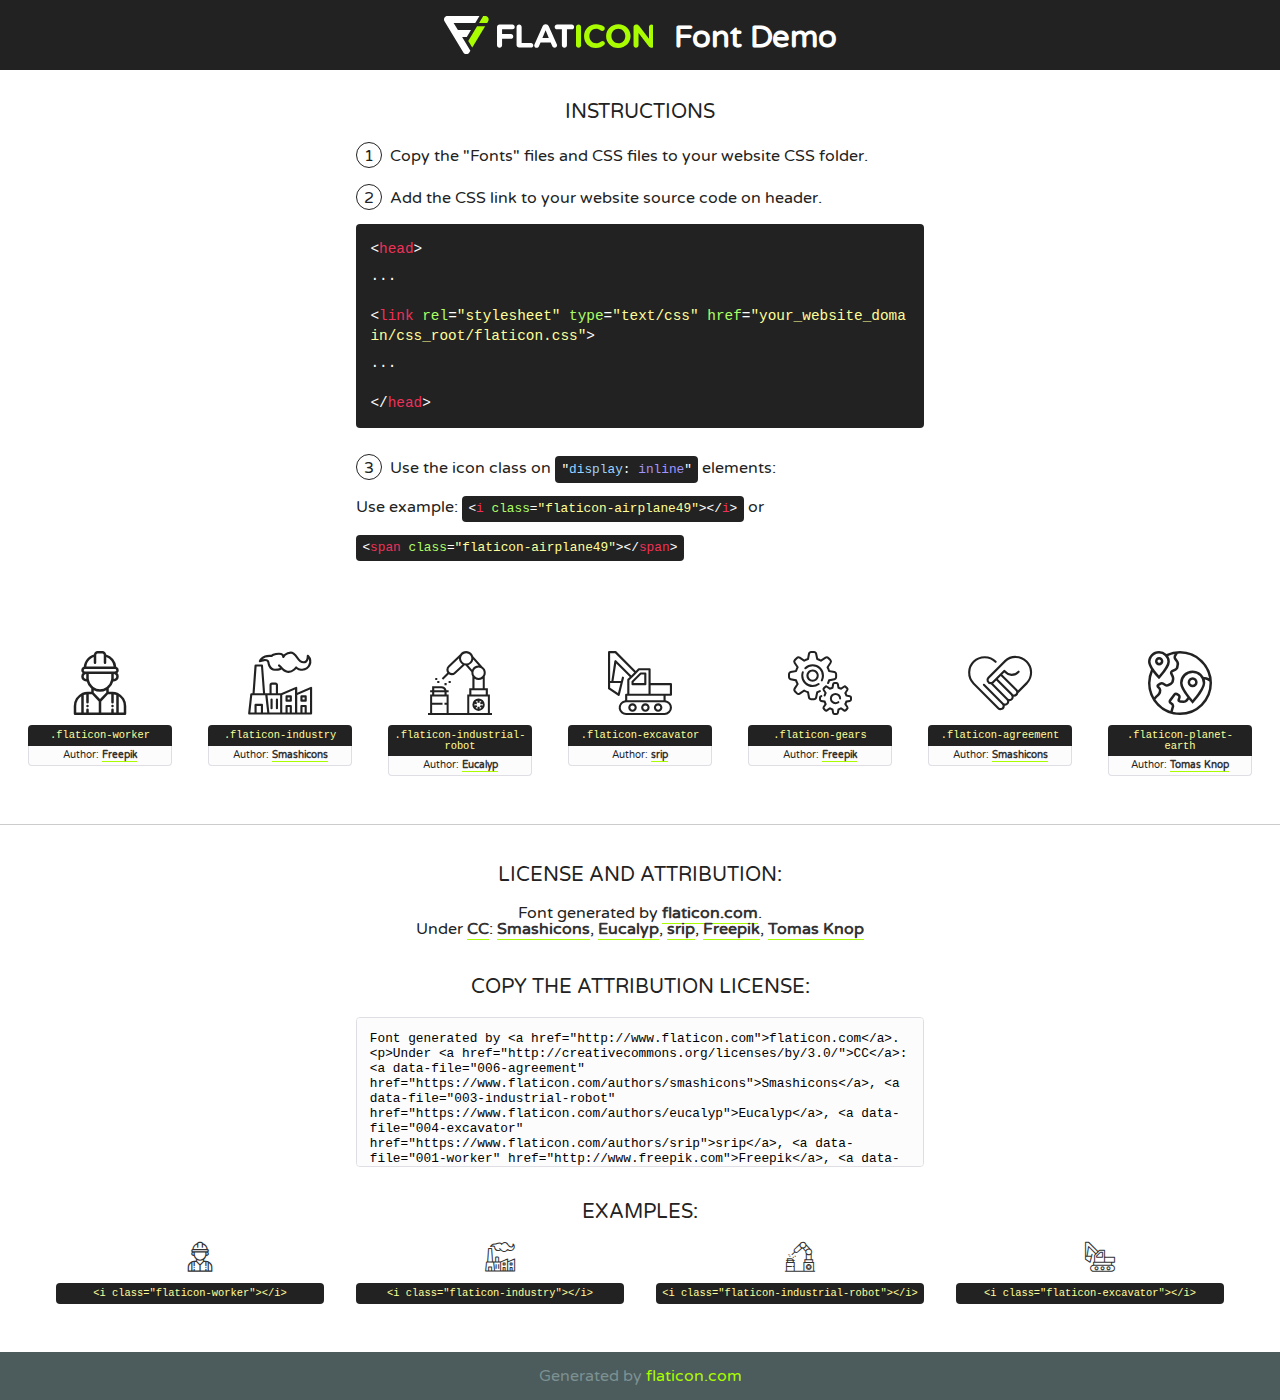
<file: started/fonts/flaticon-2/font/flaticon.html>
<!DOCTYPE html>
<!--
  Flaticon icon font: Flaticon
  Creation date: 24/09/2018 04:43
-->
<html>
<!DOCTYPE html>
<html>

<head>
    <title>Flaticon WebFont</title>
    <link href="http://fonts.googleapis.com/css?family=Varela+Round" rel="stylesheet" type="text/css" />
    <link rel="stylesheet" type="text/css" href="flaticon.css">
    <meta charset="UTF-8">
    <style>
    html, body, div, span, applet, object, iframe,
    h1, h2, h3, h4, h5, h6, p, blockquote, pre,
    a, abbr, acronym, address, big, cite, code,
    del, dfn, em, img, ins, kbd, q, s, samp,
    small, strike, strong, sub, sup, tt, var,
    b, u, i, center,
    dl, dt, dd, ol, ul, li,
    fieldset, form, label, legend,
    table, caption, tbody, tfoot, thead, tr, th, td,
    article, aside, canvas, details, embed, 
    figure, figcaption, footer, header, hgroup, 
    menu, nav, output, ruby, section, summary,
    time, mark, audio, video {
        margin: 0;
        padding: 0;
        border: 0;
        font-size: 100%;
        font: inherit;
        vertical-align: baseline;
    }
    /* HTML5 display-role reset for older browsers */
    article, aside, details, figcaption, figure, 
    footer, header, hgroup, menu, nav, section {
        display: block;
    }
    body {
        line-height: 1;
    }
    ol, ul {
        list-style: none;
    }
    blockquote, q {
        quotes: none;
    }
    blockquote:before, blockquote:after,
    q:before, q:after {
        content: '';
        content: none;
    }
    table {
        border-collapse: collapse;
        border-spacing: 0;
    }
    body {
        font-family: 'Varela Round', Helvetica, Arial, sans-serif;
        font-size: 16px;
        color: #222;
    }
    a {
        color: #333;
        border-bottom: 1px solid #a9fd00;
        font-weight: bold;
        text-decoration: none;
    }
    * {
        -moz-box-sizing: border-box;
        -webkit-box-sizing: border-box;
        box-sizing: border-box;
        margin: 0;
        padding: 0;
    }
    [class^="flaticon-"]:before, [class*=" flaticon-"]:before, [class^="flaticon-"]:after, [class*=" flaticon-"]:after {
        font-family: Flaticon;
        font-size: 30px;
        font-style: normal;
        margin-left: 20px;
        color: #333;
    }
    .wrapper {
        max-width: 600px;
        margin: auto;
        padding: 0 1em;
    }
    .title {
        font-size: 1.25em;
        text-align: center;
        margin-bottom: 1em;
        text-transform: uppercase;
    }
    header {
        text-align: center;
        background-color: #222;
        color: #fff;
        padding: 1em;
    }
    header .logo {
        width: 210px;
        height: 38px;
        display: inline-block;
        vertical-align: middle;
        margin-right: 1em;
        border: none;
    }
    header strong {
        font-size: 1.95em;
        font-weight: bold;
        vertical-align: middle;
        margin-top: 5px;
        display: inline-block;
    }
    .demo {
        margin: 2em auto;
        line-height: 1.25em;
    }
    .demo ul li {
        margin-bottom: 1em;
    }
    .demo ul li .num {
        color: #222;
        border-radius: 20px;
        display: inline-block;
        width: 26px;
        padding: 3px;
        height: 26px;
        text-align: center;
        margin-right: 0.5em;
        border: 1px solid #222;
    }
    .demo ul li code {
        background-color: #222;
        border-radius: 4px;
        padding: 0.25em 0.5em;
        display: inline-block;
        color: #fff;
        font-family: Consolas,Monaco,Lucida Console,Liberation Mono,DejaVu Sans Mono,Bitstream Vera Sans Mono,Courier New, monospace;
        font-weight: lighter;
        margin-top: 1em;
        font-size: 0.8em;
        word-break: break-all;
    }
    .demo ul li code.big {
        padding: 1em;
        font-size: 0.9em;
    }
    .demo ul li code .red {
        color: #EF3159;
    }
    .demo ul li code .green {
        color: #ACFF65;
    }
    .demo ul li code .yellow {
        color: #FFFF99;
    }
    .demo ul li code .blue {
        color: #99D3FF;
    }
    .demo ul li code .purple {
        color: #A295FF;
    }
    .demo ul li code .dots {
        margin-top: 0.5em;
        display: block;
    }
    #glyphs {
        border-bottom: 1px solid #ccc;
        padding: 2em 0;
        text-align: center;
    }
    .glyph {
        display: inline-block;
        width: 9em;
        margin: 1em;
        text-align: center;
        vertical-align: top;
        background: #FFF;
    }
    .glyph .glyph-icon {
        padding: 10px;
        display: block;
        font-family:"Flaticon";
        font-size: 64px;
        line-height: 1;
    }
    .glyph .glyph-icon:before {
        font-size: 64px;
        color: #222;
        margin-left: 0;
    }
    .class-name {
        font-size: 0.65em;
        background-color: #222;
        color: #fff;
        border-radius: 4px 4px 0 0;
        padding: 0.5em;
        color: #FFFF99;
        font-family: Consolas,Monaco,Lucida Console,Liberation Mono,DejaVu Sans Mono,Bitstream Vera Sans Mono,Courier New, monospace;
    }
    .author-name {
        font-size: 0.6em;
        background-color: #fcfcfd;
        border: 1px solid #DEDEE4;
        border-top: 0;
        border-radius: 0 0 4px 4px;
        padding: 0.5em;
    }
    .class-name:last-child {
        font-size: 10px;
        color:#888;
    }
    .class-name:last-child a {
        font-size: 10px;
        color:#555;
    }
    .class-name:last-child a:hover {
        color:#a9fd00;
    }
    .glyph > input {
        display: block;
        width: 100px;
        margin: 5px auto;
        text-align: center;
        font-size: 12px;
        cursor: text;
    }
    .glyph > input.icon-input {
        font-family:"Flaticon";
        font-size: 16px;
        margin-bottom: 10px;
    }
    .attribution .title {
        margin-top: 2em;
    }
    .attribution textarea {
        background-color: #fcfcfd;
        padding: 1em;
        border: none;
        box-shadow: none;
        border: 1px solid #DEDEE4;
        border-radius: 4px;
        resize: none;
        width: 100%;
        height: 150px;
        font-size: 0.8em;
        font-family: Consolas,Monaco,Lucida Console,Liberation Mono,DejaVu Sans Mono,Bitstream Vera Sans Mono,Courier New, monospace;
        -webkit-appearance: none;
    }
    .iconsuse {
        margin: 2em auto;
        text-align: center;
        max-width: 1200px;
    }
    .iconsuse:after {
        content: '';
        display: table;
        clear: both;
    }
    .iconsuse .image {
        float: left;
        width: 25%;
        padding: 0 1em;
    }
    .iconsuse .image p {
        margin-bottom: 1em;
    }
    .iconsuse .image span {
        display: block;
        font-size: 0.65em;
        background-color: #222;
        color: #fff;
        border-radius: 4px;
        padding: 0.5em;
        color: #FFFF99;
        margin-top: 1em;
        font-family: Consolas,Monaco,Lucida Console,Liberation Mono,DejaVu Sans Mono,Bitstream Vera Sans Mono,Courier New, monospace;
    }
    #footer {
        text-align: center;
        background-color: #4C5B5C;
        color: #7c9192;
        padding: 1em;
    }
    #footer a {
        border: none;
        color: #a9fd00;
        font-weight: normal;
    }
    @media (max-width: 960px) {
        .iconsuse .image {
            width: 50%;
        }
    }
    @media (max-width: 560px) {
        .iconsuse .image {
            width: 100%;
        }
    }
    </style>
</head>

<body class="characters-off">

    <header>
        <a href="http://www.flaticon.com" target="_blank" class="logo">
            <svg version="1.1" xmlns="http://www.w3.org/2000/svg" xmlns:xlink="http://www.w3.org/1999/xlink" xmlns:a="http://ns.adobe.com/AdobeSVGViewerExtensions/3.0/" viewBox="0 0 560.875 102.036" enable-background="new 0 0 560.875 102.036" xml:space="preserve">
                <defs>
                </defs>
                <g>
                    <g class="letters">
                        <path fill="#ffffff" d="M141.596,29.675c0-3.777,2.985-6.767,6.764-6.767h34.438c3.426,0,6.15,2.728,6.15,6.15
                        c0,3.43-2.724,6.149-6.15,6.149h-27.674v13.091h23.719c3.429,0,6.151,2.724,6.151,6.15c0,3.43-2.723,6.149-6.151,6.149h-23.719
                        v17.574c0,3.773-2.986,6.761-6.764,6.761c-3.779,0-6.764-2.989-6.764-6.761V29.675z"></path>
                        <path fill="#ffffff" d="M193.844,29.149c0-3.781,2.985-6.767,6.764-6.767c3.776,0,6.763,2.985,6.763,6.767v42.957h25.039
                        c3.426,0,6.149,2.726,6.149,6.153c0,3.425-2.723,6.15-6.149,6.15h-31.802c-3.779,0-6.764-2.986-6.764-6.768V29.149z"></path>
                        <path fill="#ffffff" d="M241.891,75.71l21.438-48.407c1.492-3.341,4.215-5.357,7.906-5.357h0.792
                        c3.686,0,6.323,2.017,7.815,5.357l21.439,48.407c0.436,0.967,0.701,1.845,0.701,2.723c0,3.602-2.809,6.501-6.414,6.501
                        c-3.161,0-5.269-1.845-6.499-4.655l-4.132-9.661h-27.059l-4.301,10.102c-1.144,2.631-3.426,4.214-6.237,4.214
                        c-3.517,0-6.24-2.81-6.24-6.325C241.1,77.64,241.451,76.677,241.891,75.71z M279.932,58.666l-8.521-20.297l-8.526,20.297H279.932
                        z"></path>
                        <path fill="#ffffff" d="M314.864,35.387H301.86c-3.429,0-6.239-2.813-6.239-6.238c0-3.429,2.811-6.24,6.239-6.24h39.533
                        c3.426,0,6.237,2.811,6.237,6.24c0,3.425-2.811,6.238-6.237,6.238h-13.001v42.785c0,3.773-2.99,6.761-6.764,6.761
                        c-3.779,0-6.764-2.989-6.764-6.761V35.387z"></path>
                        <path fill="#A9FD00" d="M352.615,29.149c0-3.781,2.985-6.767,6.767-6.767c3.774,0,6.761,2.985,6.761,6.767v49.024
                        c0,3.773-2.987,6.761-6.761,6.761c-3.781,0-6.767-2.989-6.767-6.761V29.149z"></path>
                        <path fill="#A9FD00" d="M374.132,53.836v-0.179c0-17.481,13.178-31.801,32.065-31.801c9.22,0,15.459,2.458,20.557,6.238
                        c1.402,1.054,2.637,2.985,2.637,5.357c0,3.692-2.985,6.59-6.681,6.59c-1.845,0-3.071-0.702-4.044-1.319
                        c-3.776-2.813-7.729-4.393-12.562-4.393c-10.364,0-17.831,8.611-17.831,19.154v0.173c0,10.542,7.291,19.329,17.831,19.329
                        c5.715,0,9.492-1.756,13.359-4.834c1.049-0.874,2.458-1.491,4.039-1.491c3.429,0,6.325,2.813,6.325,6.236
                        c0,2.106-1.056,3.78-2.282,4.834c-5.539,4.834-12.036,7.733-21.878,7.733C387.572,85.464,374.132,71.493,374.132,53.836z"></path>
                        <path fill="#A9FD00" d="M433.009,53.836v-0.179c0-17.481,13.79-31.801,32.766-31.801c18.981,0,32.592,14.143,32.592,31.628v0.173
                        c0,17.483-13.785,31.807-32.769,31.807C446.625,85.464,433.009,71.32,433.009,53.836z M484.224,53.836v-0.179
                        c0-10.539-7.725-19.326-18.626-19.326c-10.893,0-18.449,8.611-18.449,19.154v0.173c0,10.542,7.73,19.329,18.626,19.329
                        C476.676,72.986,484.224,64.378,484.224,53.836z"></path>
                        <path fill="#A9FD00" d="M506.233,29.321c0-3.774,2.99-6.763,6.767-6.763h1.401c3.252,0,5.183,1.583,7.029,3.953l26.093,34.265
                        V29.059c0-3.692,2.99-6.677,6.681-6.677c3.683,0,6.671,2.985,6.671,6.677v48.934c0,3.78-2.987,6.765-6.764,6.765h-0.436
                        c-3.257,0-5.188-1.581-7.034-3.953l-27.056-35.492v32.944c0,3.687-2.985,6.676-6.678,6.676c-3.683,0-6.673-2.989-6.673-6.676
                        V29.321z"></path>
                    </g>
                    <g class="insignia">
                        <path fill="#ffffff" d="M48.372,56.137h12.517l11.156-18.537H37.186L25.688,18.539h57.825L94.668,0H9.271
                        C5.925,0,2.842,1.801,1.198,4.716c-1.644,2.907-1.593,6.482,0.134,9.343l50.38,83.501c1.678,2.781,4.689,4.476,7.938,4.476
                        c3.246,0,6.257-1.695,7.935-4.476l2.898-4.804L48.372,56.137z"></path>
                        <g class="i">
                            <path fill="#A9FD00" d="M93.575,18.539h0.031v0.004l21.652,0.004l2.705-4.488c1.727-2.861,1.778-6.436,0.133-9.343
                            C116.454,1.801,113.371,0,110.026,0h-5.294L93.575,18.539z"></path>
                            <polygon fill="#A9FD00" points="88.291,27.356 64.725,66.486 75.519,84.404 109.942,27.356"></polygon>
                        </g>
                    </g>
                </g>
            </svg>
        </a>
        <strong>Font Demo</strong>
    </header>


    <section class="demo wrapper">

        <p class="title">Instructions</p>

        <ul>
            <li>
                <span class="num">1</span>Copy the "Fonts" files and CSS files to your website CSS folder.
            </li>
            <li>
                <span class="num">2</span>Add the CSS link to your website source code on header.
                <code class="big">
                    &lt;<span class="red">head</span>&gt;
                    <br/><span class="dots">...</span>
                    <br/>&lt;<span class="red">link</span> <span class="green">rel</span>=<span class="yellow">"stylesheet"</span> <span class="green">type</span>=<span class="yellow">"text/css"</span> <span class="green">href</span>=<span class="yellow">"your_website_domain/css_root/flaticon.css"</span>&gt;
                    <br/><span class="dots">...</span>
                    <br/>&lt;/<span class="red">head</span>&gt;
                </code>
            </li>

            <li>
                <p>
                    <span class="num">3</span>Use the icon class on <code>"<span class="blue">display</span>:<span class="purple"> inline</span>"</code> elements:
                    <br />
                    Use example: <code>&lt;<span class="red">i</span> <span class="green">class</span>=<span class="yellow">&quot;flaticon-airplane49&quot;</span>&gt;&lt;/<span class="red">i</span>&gt;</code> or <code>&lt;<span class="red">span</span> <span class="green">class</span>=<span class="yellow">&quot;flaticon-airplane49&quot;</span>&gt;&lt;/<span class="red">span</span>&gt;</code>
            </li>
        </ul>

    </section>




   <section id="glyphs">          
    
      
        <div class="glyph"><div class="glyph-icon flaticon-worker"></div>
            <div class="class-name">.flaticon-worker</div>
            <div class="author-name">Author: <a data-file="001-worker" href="http://www.freepik.com">Freepik</a> </div> 
        </div>        
        
        <div class="glyph"><div class="glyph-icon flaticon-industry"></div>
            <div class="class-name">.flaticon-industry</div>
            <div class="author-name">Author: <a data-file="002-industry" href="https://www.flaticon.com/authors/smashicons">Smashicons</a> </div> 
        </div>        
        
        <div class="glyph"><div class="glyph-icon flaticon-industrial-robot"></div>
            <div class="class-name">.flaticon-industrial-robot</div>
            <div class="author-name">Author: <a data-file="003-industrial-robot" href="https://www.flaticon.com/authors/eucalyp">Eucalyp</a> </div> 
        </div>        
        
        <div class="glyph"><div class="glyph-icon flaticon-excavator"></div>
            <div class="class-name">.flaticon-excavator</div>
            <div class="author-name">Author: <a data-file="004-excavator" href="https://www.flaticon.com/authors/srip">srip</a> </div> 
        </div>        
        
        <div class="glyph"><div class="glyph-icon flaticon-gears"></div>
            <div class="class-name">.flaticon-gears</div>
            <div class="author-name">Author: <a data-file="005-gears" href="http://www.freepik.com">Freepik</a> </div> 
        </div>        
        
        <div class="glyph"><div class="glyph-icon flaticon-agreement"></div>
            <div class="class-name">.flaticon-agreement</div>
            <div class="author-name">Author: <a data-file="006-agreement" href="https://www.flaticon.com/authors/smashicons">Smashicons</a> </div> 
        </div>        
        
        <div class="glyph"><div class="glyph-icon flaticon-planet-earth"></div>
            <div class="class-name">.flaticon-planet-earth</div>
            <div class="author-name">Author: <a data-file="007-planet-earth" href="https://www.flaticon.com/authors/tomas-knop">Tomas Knop</a> </div> 
        </div>        
        

    </section>



    <section class="attribution wrapper"   style="text-align:center;">

      <div class="title">License and attribution:</div><div class="attrDiv">Font generated by <a href="http://www.flaticon.com">flaticon.com</a>. <div><p>Under <a href="http://creativecommons.org/licenses/by/3.0/">CC</a>: <a data-file="006-agreement" href="https://www.flaticon.com/authors/smashicons">Smashicons</a>, <a data-file="003-industrial-robot" href="https://www.flaticon.com/authors/eucalyp">Eucalyp</a>, <a data-file="004-excavator" href="https://www.flaticon.com/authors/srip">srip</a>, <a data-file="001-worker" href="http://www.freepik.com">Freepik</a>, <a data-file="007-planet-earth" href="https://www.flaticon.com/authors/tomas-knop">Tomas Knop</a></p>  </div>
      </div>
      <div class="title">Copy the Attribution License:</div>

    <textarea onclick="this.focus();this.select();">Font generated by &lt;a href=&quot;http://www.flaticon.com&quot;&gt;flaticon.com&lt;/a&gt;. <p>Under <a href="http://creativecommons.org/licenses/by/3.0/">CC</a>: <a data-file="006-agreement" href="https://www.flaticon.com/authors/smashicons">Smashicons</a>, <a data-file="003-industrial-robot" href="https://www.flaticon.com/authors/eucalyp">Eucalyp</a>, <a data-file="004-excavator" href="https://www.flaticon.com/authors/srip">srip</a>, <a data-file="001-worker" href="http://www.freepik.com">Freepik</a>, <a data-file="007-planet-earth" href="https://www.flaticon.com/authors/tomas-knop">Tomas Knop</a></p>  
     </textarea>

    </section>

    <section class="iconsuse">

          <div class="title">Examples:</div>            
             
            <div class="image">
                <p>
                    <i class="glyph-icon flaticon-worker"></i> 
                    <span>&lt;i class=&quot;flaticon-worker&quot;&gt;&lt;/i&gt;</span>
                </p>
            </div>
            
            <div class="image">
                <p>
                    <i class="glyph-icon flaticon-industry"></i> 
                    <span>&lt;i class=&quot;flaticon-industry&quot;&gt;&lt;/i&gt;</span>
                </p>
            </div>
            
            <div class="image">
                <p>
                    <i class="glyph-icon flaticon-industrial-robot"></i> 
                    <span>&lt;i class=&quot;flaticon-industrial-robot&quot;&gt;&lt;/i&gt;</span>
                </p>
            </div>
            
            <div class="image">
                <p>
                    <i class="glyph-icon flaticon-excavator"></i> 
                    <span>&lt;i class=&quot;flaticon-excavator&quot;&gt;&lt;/i&gt;</span>
                </p>
            </div>
                       
        </div>
                            
    </section>

<div id="footer">
    <div>Generated by <a href="http://www.flaticon.com">flaticon.com</a>
    </div>
</div>



</body>
</html>
</file>
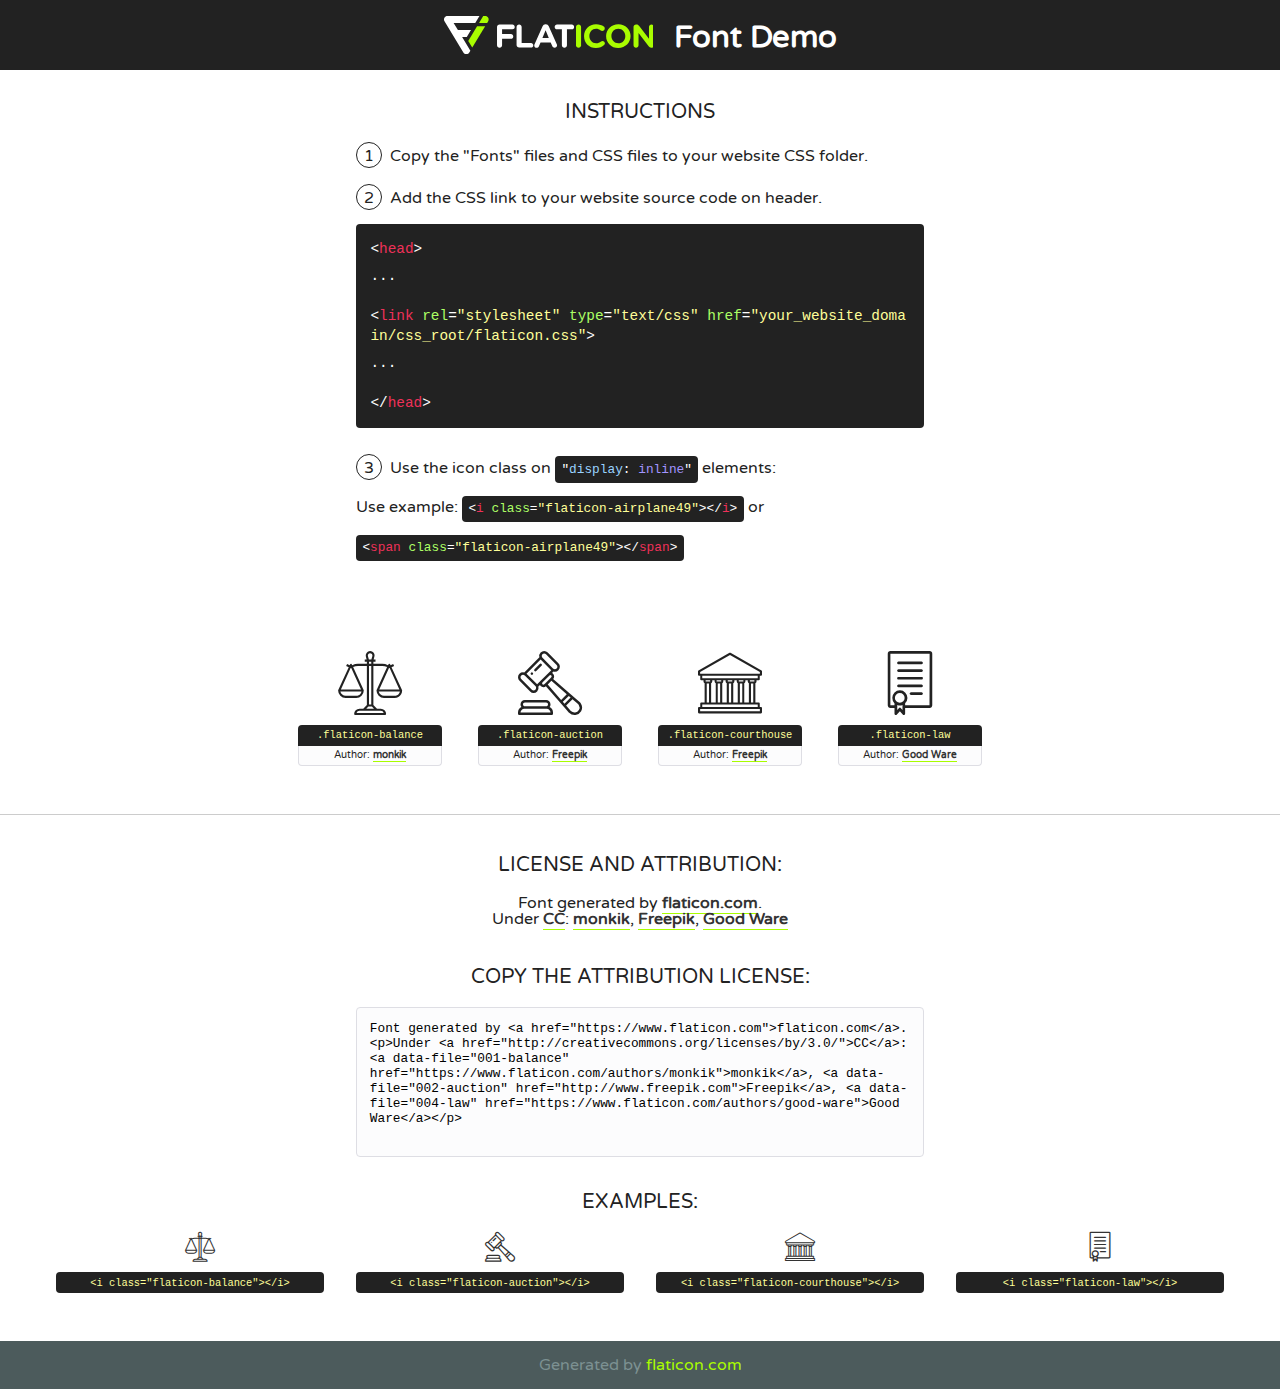
<file: started/fonts/flaticon/font/flaticon.html>
<!DOCTYPE html>
<!--
  Flaticon icon font: Flaticon
  Creation date: 11/07/2019 07:14
-->
<html>
<!DOCTYPE html>
<html>

<head>
    <title>Flaticon WebFont</title>
    <link href="http://fonts.googleapis.com/css?family=Varela+Round" rel="stylesheet" type="text/css" />
    <link rel="stylesheet" type="text/css" href="flaticon.css">
    <meta charset="UTF-8">
    <style>
    html, body, div, span, applet, object, iframe,
    h1, h2, h3, h4, h5, h6, p, blockquote, pre,
    a, abbr, acronym, address, big, cite, code,
    del, dfn, em, img, ins, kbd, q, s, samp,
    small, strike, strong, sub, sup, tt, var,
    b, u, i, center,
    dl, dt, dd, ol, ul, li,
    fieldset, form, label, legend,
    table, caption, tbody, tfoot, thead, tr, th, td,
    article, aside, canvas, details, embed, 
    figure, figcaption, footer, header, hgroup, 
    menu, nav, output, ruby, section, summary,
    time, mark, audio, video {
        margin: 0;
        padding: 0;
        border: 0;
        font-size: 100%;
        font: inherit;
        vertical-align: baseline;
    }
    /* HTML5 display-role reset for older browsers */
    article, aside, details, figcaption, figure, 
    footer, header, hgroup, menu, nav, section {
        display: block;
    }
    body {
        line-height: 1;
    }
    ol, ul {
        list-style: none;
    }
    blockquote, q {
        quotes: none;
    }
    blockquote:before, blockquote:after,
    q:before, q:after {
        content: '';
        content: none;
    }
    table {
        border-collapse: collapse;
        border-spacing: 0;
    }
    body {
        font-family: 'Varela Round', Helvetica, Arial, sans-serif;
        font-size: 16px;
        color: #222;
    }
    a {
        color: #333;
        border-bottom: 1px solid #a9fd00;
        font-weight: bold;
        text-decoration: none;
    }
    * {
        -moz-box-sizing: border-box;
        -webkit-box-sizing: border-box;
        box-sizing: border-box;
        margin: 0;
        padding: 0;
    }
    [class^="flaticon-"]:before, [class*=" flaticon-"]:before, [class^="flaticon-"]:after, [class*=" flaticon-"]:after {
        font-family: Flaticon;
        font-size: 30px;
        font-style: normal;
        margin-left: 20px;
        color: #333;
    }
    .wrapper {
        max-width: 600px;
        margin: auto;
        padding: 0 1em;
    }
    .title {
        font-size: 1.25em;
        text-align: center;
        margin-bottom: 1em;
        text-transform: uppercase;
    }
    header {
        text-align: center;
        background-color: #222;
        color: #fff;
        padding: 1em;
    }
    header .logo {
        width: 210px;
        height: 38px;
        display: inline-block;
        vertical-align: middle;
        margin-right: 1em;
        border: none;
    }
    header strong {
        font-size: 1.95em;
        font-weight: bold;
        vertical-align: middle;
        margin-top: 5px;
        display: inline-block;
    }
    .demo {
        margin: 2em auto;
        line-height: 1.25em;
    }
    .demo ul li {
        margin-bottom: 1em;
    }
    .demo ul li .num {
        color: #222;
        border-radius: 20px;
        display: inline-block;
        width: 26px;
        padding: 3px;
        height: 26px;
        text-align: center;
        margin-right: 0.5em;
        border: 1px solid #222;
    }
    .demo ul li code {
        background-color: #222;
        border-radius: 4px;
        padding: 0.25em 0.5em;
        display: inline-block;
        color: #fff;
        font-family: Consolas,Monaco,Lucida Console,Liberation Mono,DejaVu Sans Mono,Bitstream Vera Sans Mono,Courier New, monospace;
        font-weight: lighter;
        margin-top: 1em;
        font-size: 0.8em;
        word-break: break-all;
    }
    .demo ul li code.big {
        padding: 1em;
        font-size: 0.9em;
    }
    .demo ul li code .red {
        color: #EF3159;
    }
    .demo ul li code .green {
        color: #ACFF65;
    }
    .demo ul li code .yellow {
        color: #FFFF99;
    }
    .demo ul li code .blue {
        color: #99D3FF;
    }
    .demo ul li code .purple {
        color: #A295FF;
    }
    .demo ul li code .dots {
        margin-top: 0.5em;
        display: block;
    }
    #glyphs {
        border-bottom: 1px solid #ccc;
        padding: 2em 0;
        text-align: center;
    }
    .glyph {
        display: inline-block;
        width: 9em;
        margin: 1em;
        text-align: center;
        vertical-align: top;
        background: #FFF;
    }
    .glyph .glyph-icon {
        padding: 10px;
        display: block;
        font-family:"Flaticon";
        font-size: 64px;
        line-height: 1;
    }
    .glyph .glyph-icon:before {
        font-size: 64px;
        color: #222;
        margin-left: 0;
    }
    .class-name {
        font-size: 0.65em;
        background-color: #222;
        color: #fff;
        border-radius: 4px 4px 0 0;
        padding: 0.5em;
        color: #FFFF99;
        font-family: Consolas,Monaco,Lucida Console,Liberation Mono,DejaVu Sans Mono,Bitstream Vera Sans Mono,Courier New, monospace;
    }
    .author-name {
        font-size: 0.6em;
        background-color: #fcfcfd;
        border: 1px solid #DEDEE4;
        border-top: 0;
        border-radius: 0 0 4px 4px;
        padding: 0.5em;
    }
    .class-name:last-child {
        font-size: 10px;
        color:#888;
    }
    .class-name:last-child a {
        font-size: 10px;
        color:#555;
    }
    .class-name:last-child a:hover {
        color:#a9fd00;
    }
    .glyph > input {
        display: block;
        width: 100px;
        margin: 5px auto;
        text-align: center;
        font-size: 12px;
        cursor: text;
    }
    .glyph > input.icon-input {
        font-family:"Flaticon";
        font-size: 16px;
        margin-bottom: 10px;
    }
    .attribution .title {
        margin-top: 2em;
    }
    .attribution textarea {
        background-color: #fcfcfd;
        padding: 1em;
        border: none;
        box-shadow: none;
        border: 1px solid #DEDEE4;
        border-radius: 4px;
        resize: none;
        width: 100%;
        height: 150px;
        font-size: 0.8em;
        font-family: Consolas,Monaco,Lucida Console,Liberation Mono,DejaVu Sans Mono,Bitstream Vera Sans Mono,Courier New, monospace;
        -webkit-appearance: none;
    }
    .iconsuse {
        margin: 2em auto;
        text-align: center;
        max-width: 1200px;
    }
    .iconsuse:after {
        content: '';
        display: table;
        clear: both;
    }
    .iconsuse .image {
        float: left;
        width: 25%;
        padding: 0 1em;
    }
    .iconsuse .image p {
        margin-bottom: 1em;
    }
    .iconsuse .image span {
        display: block;
        font-size: 0.65em;
        background-color: #222;
        color: #fff;
        border-radius: 4px;
        padding: 0.5em;
        color: #FFFF99;
        margin-top: 1em;
        font-family: Consolas,Monaco,Lucida Console,Liberation Mono,DejaVu Sans Mono,Bitstream Vera Sans Mono,Courier New, monospace;
    }
    #footer {
        text-align: center;
        background-color: #4C5B5C;
        color: #7c9192;
        padding: 1em;
    }
    #footer a {
        border: none;
        color: #a9fd00;
        font-weight: normal;
    }
    @media (max-width: 960px) {
        .iconsuse .image {
            width: 50%;
        }
    }
    @media (max-width: 560px) {
        .iconsuse .image {
            width: 100%;
        }
    }
    </style>
</head>

<body class="characters-off">

    <header>
        <a href="https://www.flaticon.com" target="_blank" class="logo">
            <svg version="1.1" xmlns="http://www.w3.org/2000/svg" xmlns:xlink="http://www.w3.org/1999/xlink" xmlns:a="http://ns.adobe.com/AdobeSVGViewerExtensions/3.0/" viewBox="0 0 560.875 102.036" enable-background="new 0 0 560.875 102.036" xml:space="preserve">
                <defs>
                </defs>
                <g>
                    <g class="letters">
                        <path fill="#ffffff" d="M141.596,29.675c0-3.777,2.985-6.767,6.764-6.767h34.438c3.426,0,6.15,2.728,6.15,6.15
                        c0,3.43-2.724,6.149-6.15,6.149h-27.674v13.091h23.719c3.429,0,6.151,2.724,6.151,6.15c0,3.43-2.723,6.149-6.151,6.149h-23.719
                        v17.574c0,3.773-2.986,6.761-6.764,6.761c-3.779,0-6.764-2.989-6.764-6.761V29.675z"></path>
                        <path fill="#ffffff" d="M193.844,29.149c0-3.781,2.985-6.767,6.764-6.767c3.776,0,6.763,2.985,6.763,6.767v42.957h25.039
                        c3.426,0,6.149,2.726,6.149,6.153c0,3.425-2.723,6.15-6.149,6.15h-31.802c-3.779,0-6.764-2.986-6.764-6.768V29.149z"></path>
                        <path fill="#ffffff" d="M241.891,75.71l21.438-48.407c1.492-3.341,4.215-5.357,7.906-5.357h0.792
                        c3.686,0,6.323,2.017,7.815,5.357l21.439,48.407c0.436,0.967,0.701,1.845,0.701,2.723c0,3.602-2.809,6.501-6.414,6.501
                        c-3.161,0-5.269-1.845-6.499-4.655l-4.132-9.661h-27.059l-4.301,10.102c-1.144,2.631-3.426,4.214-6.237,4.214
                        c-3.517,0-6.24-2.81-6.24-6.325C241.1,77.64,241.451,76.677,241.891,75.71z M279.932,58.666l-8.521-20.297l-8.526,20.297H279.932
                        z"></path>
                        <path fill="#ffffff" d="M314.864,35.387H301.86c-3.429,0-6.239-2.813-6.239-6.238c0-3.429,2.811-6.24,6.239-6.24h39.533
                        c3.426,0,6.237,2.811,6.237,6.24c0,3.425-2.811,6.238-6.237,6.238h-13.001v42.785c0,3.773-2.99,6.761-6.764,6.761
                        c-3.779,0-6.764-2.989-6.764-6.761V35.387z"></path>
                        <path fill="#A9FD00" d="M352.615,29.149c0-3.781,2.985-6.767,6.767-6.767c3.774,0,6.761,2.985,6.761,6.767v49.024
                        c0,3.773-2.987,6.761-6.761,6.761c-3.781,0-6.767-2.989-6.767-6.761V29.149z"></path>
                        <path fill="#A9FD00" d="M374.132,53.836v-0.179c0-17.481,13.178-31.801,32.065-31.801c9.22,0,15.459,2.458,20.557,6.238
                        c1.402,1.054,2.637,2.985,2.637,5.357c0,3.692-2.985,6.59-6.681,6.59c-1.845,0-3.071-0.702-4.044-1.319
                        c-3.776-2.813-7.729-4.393-12.562-4.393c-10.364,0-17.831,8.611-17.831,19.154v0.173c0,10.542,7.291,19.329,17.831,19.329
                        c5.715,0,9.492-1.756,13.359-4.834c1.049-0.874,2.458-1.491,4.039-1.491c3.429,0,6.325,2.813,6.325,6.236
                        c0,2.106-1.056,3.78-2.282,4.834c-5.539,4.834-12.036,7.733-21.878,7.733C387.572,85.464,374.132,71.493,374.132,53.836z"></path>
                        <path fill="#A9FD00" d="M433.009,53.836v-0.179c0-17.481,13.79-31.801,32.766-31.801c18.981,0,32.592,14.143,32.592,31.628v0.173
                        c0,17.483-13.785,31.807-32.769,31.807C446.625,85.464,433.009,71.32,433.009,53.836z M484.224,53.836v-0.179
                        c0-10.539-7.725-19.326-18.626-19.326c-10.893,0-18.449,8.611-18.449,19.154v0.173c0,10.542,7.73,19.329,18.626,19.329
                        C476.676,72.986,484.224,64.378,484.224,53.836z"></path>
                        <path fill="#A9FD00" d="M506.233,29.321c0-3.774,2.99-6.763,6.767-6.763h1.401c3.252,0,5.183,1.583,7.029,3.953l26.093,34.265
                        V29.059c0-3.692,2.99-6.677,6.681-6.677c3.683,0,6.671,2.985,6.671,6.677v48.934c0,3.78-2.987,6.765-6.764,6.765h-0.436
                        c-3.257,0-5.188-1.581-7.034-3.953l-27.056-35.492v32.944c0,3.687-2.985,6.676-6.678,6.676c-3.683,0-6.673-2.989-6.673-6.676
                        V29.321z"></path>
                    </g>
                    <g class="insignia">
                        <path fill="#ffffff" d="M48.372,56.137h12.517l11.156-18.537H37.186L25.688,18.539h57.825L94.668,0H9.271
                        C5.925,0,2.842,1.801,1.198,4.716c-1.644,2.907-1.593,6.482,0.134,9.343l50.38,83.501c1.678,2.781,4.689,4.476,7.938,4.476
                        c3.246,0,6.257-1.695,7.935-4.476l2.898-4.804L48.372,56.137z"></path>
                        <g class="i">
                            <path fill="#A9FD00" d="M93.575,18.539h0.031v0.004l21.652,0.004l2.705-4.488c1.727-2.861,1.778-6.436,0.133-9.343
                            C116.454,1.801,113.371,0,110.026,0h-5.294L93.575,18.539z"></path>
                            <polygon fill="#A9FD00" points="88.291,27.356 64.725,66.486 75.519,84.404 109.942,27.356"></polygon>
                        </g>
                    </g>
                </g>
            </svg>
        </a>
        <strong>Font Demo</strong>
    </header>


    <section class="demo wrapper">

        <p class="title">Instructions</p>

        <ul>
            <li>
                <span class="num">1</span>Copy the "Fonts" files and CSS files to your website CSS folder.
            </li>
            <li>
                <span class="num">2</span>Add the CSS link to your website source code on header.
                <code class="big">
                    &lt;<span class="red">head</span>&gt;
                    <br/><span class="dots">...</span>
                    <br/>&lt;<span class="red">link</span> <span class="green">rel</span>=<span class="yellow">"stylesheet"</span> <span class="green">type</span>=<span class="yellow">"text/css"</span> <span class="green">href</span>=<span class="yellow">"your_website_domain/css_root/flaticon.css"</span>&gt;
                    <br/><span class="dots">...</span>
                    <br/>&lt;/<span class="red">head</span>&gt;
                </code>
            </li>

            <li>
                <p>
                    <span class="num">3</span>Use the icon class on <code>"<span class="blue">display</span>:<span class="purple"> inline</span>"</code> elements:
                    <br />
                    Use example: <code>&lt;<span class="red">i</span> <span class="green">class</span>=<span class="yellow">&quot;flaticon-airplane49&quot;</span>&gt;&lt;/<span class="red">i</span>&gt;</code> or <code>&lt;<span class="red">span</span> <span class="green">class</span>=<span class="yellow">&quot;flaticon-airplane49&quot;</span>&gt;&lt;/<span class="red">span</span>&gt;</code>
            </li>
        </ul>

    </section>




   <section id="glyphs">          
    
      
        <div class="glyph"><div class="glyph-icon flaticon-balance"></div>
            <div class="class-name">.flaticon-balance</div>
            <div class="author-name">Author: <a data-file="001-balance" href="https://www.flaticon.com/authors/monkik">monkik</a> </div> 
        </div>        
        
        <div class="glyph"><div class="glyph-icon flaticon-auction"></div>
            <div class="class-name">.flaticon-auction</div>
            <div class="author-name">Author: <a data-file="002-auction" href="http://www.freepik.com">Freepik</a> </div> 
        </div>        
        
        <div class="glyph"><div class="glyph-icon flaticon-courthouse"></div>
            <div class="class-name">.flaticon-courthouse</div>
            <div class="author-name">Author: <a data-file="003-courthouse" href="http://www.freepik.com">Freepik</a> </div> 
        </div>        
        
        <div class="glyph"><div class="glyph-icon flaticon-law"></div>
            <div class="class-name">.flaticon-law</div>
            <div class="author-name">Author: <a data-file="004-law" href="https://www.flaticon.com/authors/good-ware">Good Ware</a> </div> 
        </div>        
        

    </section>



    <section class="attribution wrapper"   style="text-align:center;">

      <div class="title">License and attribution:</div><div class="attrDiv">Font generated by <a href="https://www.flaticon.com">flaticon.com</a>. <div><p>Under <a href="http://creativecommons.org/licenses/by/3.0/">CC</a>: <a data-file="001-balance" href="https://www.flaticon.com/authors/monkik">monkik</a>, <a data-file="002-auction" href="http://www.freepik.com">Freepik</a>, <a data-file="004-law" href="https://www.flaticon.com/authors/good-ware">Good Ware</a></p>  </div>
      </div>
      <div class="title">Copy the Attribution License:</div>

    <textarea onclick="this.focus();this.select();">Font generated by &lt;a href=&quot;https://www.flaticon.com&quot;&gt;flaticon.com&lt;/a&gt;. <p>Under <a href="http://creativecommons.org/licenses/by/3.0/">CC</a>: <a data-file="001-balance" href="https://www.flaticon.com/authors/monkik">monkik</a>, <a data-file="002-auction" href="http://www.freepik.com">Freepik</a>, <a data-file="004-law" href="https://www.flaticon.com/authors/good-ware">Good Ware</a></p>  
     </textarea>

    </section>

    <section class="iconsuse">

          <div class="title">Examples:</div>            
             
            <div class="image">
                <p>
                    <i class="glyph-icon flaticon-balance"></i> 
                    <span>&lt;i class=&quot;flaticon-balance&quot;&gt;&lt;/i&gt;</span>
                </p>
            </div>
            
            <div class="image">
                <p>
                    <i class="glyph-icon flaticon-auction"></i> 
                    <span>&lt;i class=&quot;flaticon-auction&quot;&gt;&lt;/i&gt;</span>
                </p>
            </div>
            
            <div class="image">
                <p>
                    <i class="glyph-icon flaticon-courthouse"></i> 
                    <span>&lt;i class=&quot;flaticon-courthouse&quot;&gt;&lt;/i&gt;</span>
                </p>
            </div>
            
            <div class="image">
                <p>
                    <i class="glyph-icon flaticon-law"></i> 
                    <span>&lt;i class=&quot;flaticon-law&quot;&gt;&lt;/i&gt;</span>
                </p>
            </div>
                       
        </div>
                            
    </section>

<div id="footer">
    <div>Generated by <a href="https://www.flaticon.com">flaticon.com</a>
    </div>
</div>



</body>
</html>
</file>
<file: started/fonts/icomoon/style.css>
@font-face {
  font-family: 'icomoon';
  src:  url('fonts/icomoon.eot?10si43');
  src:  url('fonts/icomoon.eot?10si43#iefix') format('embedded-opentype'),
    url('fonts/icomoon.ttf?10si43') format('truetype'),
    url('fonts/icomoon.woff?10si43') format('woff'),
    url('fonts/icomoon.svg?10si43#icomoon') format('svg');
  font-weight: normal;
  font-style: normal;
}

[class^="icon-"], [class*=" icon-"] {
  /* use !important to prevent issues with browser extensions that change fonts */
  font-family: 'icomoon' !important;
  speak: none;
  font-style: normal;
  font-weight: normal;
  font-variant: normal;
  text-transform: none;
  line-height: 1;

  /* Better Font Rendering =========== */
  -webkit-font-smoothing: antialiased;
  -moz-osx-font-smoothing: grayscale;
}

.icon-asterisk:before {
  content: "\f069";
}
.icon-plus:before {
  content: "\f067";
}
.icon-question:before {
  content: "\f128";
}
.icon-minus:before {
  content: "\f068";
}
.icon-glass:before {
  content: "\f000";
}
.icon-music:before {
  content: "\f001";
}
.icon-search:before {
  content: "\f002";
}
.icon-envelope-o:before {
  content: "\f003";
}
.icon-heart:before {
  content: "\f004";
}
.icon-star:before {
  content: "\f005";
}
.icon-star-o:before {
  content: "\f006";
}
.icon-user:before {
  content: "\f007";
}
.icon-film:before {
  content: "\f008";
}
.icon-th-large:before {
  content: "\f009";
}
.icon-th:before {
  content: "\f00a";
}
.icon-th-list:before {
  content: "\f00b";
}
.icon-check:before {
  content: "\f00c";
}
.icon-close:before {
  content: "\f00d";
}
.icon-remove:before {
  content: "\f00d";
}
.icon-times:before {
  content: "\f00d";
}
.icon-search-plus:before {
  content: "\f00e";
}
.icon-search-minus:before {
  content: "\f010";
}
.icon-power-off:before {
  content: "\f011";
}
.icon-signal:before {
  content: "\f012";
}
.icon-cog:before {
  content: "\f013";
}
.icon-gear:before {
  content: "\f013";
}
.icon-trash-o:before {
  content: "\f014";
}
.icon-home:before {
  content: "\f015";
}
.icon-file-o:before {
  content: "\f016";
}
.icon-clock-o:before {
  content: "\f017";
}
.icon-road:before {
  content: "\f018";
}
.icon-download:before {
  content: "\f019";
}
.icon-arrow-circle-o-down:before {
  content: "\f01a";
}
.icon-arrow-circle-o-up:before {
  content: "\f01b";
}
.icon-inbox:before {
  content: "\f01c";
}
.icon-play-circle-o:before {
  content: "\f01d";
}
.icon-repeat:before {
  content: "\f01e";
}
.icon-rotate-right:before {
  content: "\f01e";
}
.icon-refresh:before {
  content: "\f021";
}
.icon-list-alt:before {
  content: "\f022";
}
.icon-lock:before {
  content: "\f023";
}
.icon-flag:before {
  content: "\f024";
}
.icon-headphones:before {
  content: "\f025";
}
.icon-volume-off:before {
  content: "\f026";
}
.icon-volume-down:before {
  content: "\f027";
}
.icon-volume-up:before {
  content: "\f028";
}
.icon-qrcode:before {
  content: "\f029";
}
.icon-barcode:before {
  content: "\f02a";
}
.icon-tag:before {
  content: "\f02b";
}
.icon-tags:before {
  content: "\f02c";
}
.icon-book:before {
  content: "\f02d";
}
.icon-bookmark:before {
  content: "\f02e";
}
.icon-print:before {
  content: "\f02f";
}
.icon-camera:before {
  content: "\f030";
}
.icon-font:before {
  content: "\f031";
}
.icon-bold:before {
  content: "\f032";
}
.icon-italic:before {
  content: "\f033";
}
.icon-text-height:before {
  content: "\f034";
}
.icon-text-width:before {
  content: "\f035";
}
.icon-align-left:before {
  content: "\f036";
}
.icon-align-center:before {
  content: "\f037";
}
.icon-align-right:before {
  content: "\f038";
}
.icon-align-justify:before {
  content: "\f039";
}
.icon-list:before {
  content: "\f03a";
}
.icon-dedent:before {
  content: "\f03b";
}
.icon-outdent:before {
  content: "\f03b";
}
.icon-indent:before {
  content: "\f03c";
}
.icon-video-camera:before {
  content: "\f03d";
}
.icon-image:before {
  content: "\f03e";
}
.icon-photo:before {
  content: "\f03e";
}
.icon-picture-o:before {
  content: "\f03e";
}
.icon-pencil:before {
  content: "\f040";
}
.icon-map-marker:before {
  content: "\f041";
}
.icon-adjust:before {
  content: "\f042";
}
.icon-tint:before {
  content: "\f043";
}
.icon-edit:before {
  content: "\f044";
}
.icon-pencil-square-o:before {
  content: "\f044";
}
.icon-share-square-o:before {
  content: "\f045";
}
.icon-check-square-o:before {
  content: "\f046";
}
.icon-arrows:before {
  content: "\f047";
}
.icon-step-backward:before {
  content: "\f048";
}
.icon-fast-backward:before {
  content: "\f049";
}
.icon-backward:before {
  content: "\f04a";
}
.icon-play:before {
  content: "\f04b";
}
.icon-pause:before {
  content: "\f04c";
}
.icon-stop:before {
  content: "\f04d";
}
.icon-forward:before {
  content: "\f04e";
}
.icon-fast-forward:before {
  content: "\f050";
}
.icon-step-forward:before {
  content: "\f051";
}
.icon-eject:before {
  content: "\f052";
}
.icon-chevron-left:before {
  content: "\f053";
}
.icon-chevron-right:before {
  content: "\f054";
}
.icon-plus-circle:before {
  content: "\f055";
}
.icon-minus-circle:before {
  content: "\f056";
}
.icon-times-circle:before {
  content: "\f057";
}
.icon-check-circle:before {
  content: "\f058";
}
.icon-question-circle:before {
  content: "\f059";
}
.icon-info-circle:before {
  content: "\f05a";
}
.icon-crosshairs:before {
  content: "\f05b";
}
.icon-times-circle-o:before {
  content: "\f05c";
}
.icon-check-circle-o:before {
  content: "\f05d";
}
.icon-ban:before {
  content: "\f05e";
}
.icon-arrow-left:before {
  content: "\f060";
}
.icon-arrow-right:before {
  content: "\f061";
}
.icon-arrow-up:before {
  content: "\f062";
}
.icon-arrow-down:before {
  content: "\f063";
}
.icon-mail-forward:before {
  content: "\f064";
}
.icon-share:before {
  content: "\f064";
}
.icon-expand:before {
  content: "\f065";
}
.icon-compress:before {
  content: "\f066";
}
.icon-exclamation-circle:before {
  content: "\f06a";
}
.icon-gift:before {
  content: "\f06b";
}
.icon-leaf:before {
  content: "\f06c";
}
.icon-fire:before {
  content: "\f06d";
}
.icon-eye:before {
  content: "\f06e";
}
.icon-eye-slash:before {
  content: "\f070";
}
.icon-exclamation-triangle:before {
  content: "\f071";
}
.icon-warning:before {
  content: "\f071";
}
.icon-plane:before {
  content: "\f072";
}
.icon-calendar:before {
  content: "\f073";
}
.icon-random:before {
  content: "\f074";
}
.icon-comment:before {
  content: "\f075";
}
.icon-magnet:before {
  content: "\f076";
}
.icon-chevron-up:before {
  content: "\f077";
}
.icon-chevron-down:before {
  content: "\f078";
}
.icon-retweet:before {
  content: "\f079";
}
.icon-shopping-cart:before {
  content: "\f07a";
}
.icon-folder:before {
  content: "\f07b";
}
.icon-folder-open:before {
  content: "\f07c";
}
.icon-arrows-v:before {
  content: "\f07d";
}
.icon-arrows-h:before {
  content: "\f07e";
}
.icon-bar-chart:before {
  content: "\f080";
}
.icon-bar-chart-o:before {
  content: "\f080";
}
.icon-twitter-square:before {
  content: "\f081";
}
.icon-facebook-square:before {
  content: "\f082";
}
.icon-camera-retro:before {
  content: "\f083";
}
.icon-key:before {
  content: "\f084";
}
.icon-cogs:before {
  content: "\f085";
}
.icon-gears:before {
  content: "\f085";
}
.icon-comments:before {
  content: "\f086";
}
.icon-thumbs-o-up:before {
  content: "\f087";
}
.icon-thumbs-o-down:before {
  content: "\f088";
}
.icon-star-half:before {
  content: "\f089";
}
.icon-heart-o:before {
  content: "\f08a";
}
.icon-sign-out:before {
  content: "\f08b";
}
.icon-linkedin-square:before {
  content: "\f08c";
}
.icon-thumb-tack:before {
  content: "\f08d";
}
.icon-external-link:before {
  content: "\f08e";
}
.icon-sign-in:before {
  content: "\f090";
}
.icon-trophy:before {
  content: "\f091";
}
.icon-github-square:before {
  content: "\f092";
}
.icon-upload:before {
  content: "\f093";
}
.icon-lemon-o:before {
  content: "\f094";
}
.icon-phone:before {
  content: "\f095";
}
.icon-square-o:before {
  content: "\f096";
}
.icon-bookmark-o:before {
  content: "\f097";
}
.icon-phone-square:before {
  content: "\f098";
}
.icon-twitter:before {
  content: "\f099";
}
.icon-facebook:before {
  content: "\f09a";
}
.icon-facebook-f:before {
  content: "\f09a";
}
.icon-github:before {
  content: "\f09b";
}
.icon-unlock:before {
  content: "\f09c";
}
.icon-credit-card:before {
  content: "\f09d";
}
.icon-feed:before {
  content: "\f09e";
}
.icon-rss:before {
  content: "\f09e";
}
.icon-hdd-o:before {
  content: "\f0a0";
}
.icon-bullhorn:before {
  content: "\f0a1";
}
.icon-bell-o:before {
  content: "\f0a2";
}
.icon-certificate:before {
  content: "\f0a3";
}
.icon-hand-o-right:before {
  content: "\f0a4";
}
.icon-hand-o-left:before {
  content: "\f0a5";
}
.icon-hand-o-up:before {
  content: "\f0a6";
}
.icon-hand-o-down:before {
  content: "\f0a7";
}
.icon-arrow-circle-left:before {
  content: "\f0a8";
}
.icon-arrow-circle-right:before {
  content: "\f0a9";
}
.icon-arrow-circle-up:before {
  content: "\f0aa";
}
.icon-arrow-circle-down:before {
  content: "\f0ab";
}
.icon-globe:before {
  content: "\f0ac";
}
.icon-wrench:before {
  content: "\f0ad";
}
.icon-tasks:before {
  content: "\f0ae";
}
.icon-filter:before {
  content: "\f0b0";
}
.icon-briefcase:before {
  content: "\f0b1";
}
.icon-arrows-alt:before {
  content: "\f0b2";
}
.icon-group:before {
  content: "\f0c0";
}
.icon-users:before {
  content: "\f0c0";
}
.icon-chain:before {
  content: "\f0c1";
}
.icon-link:before {
  content: "\f0c1";
}
.icon-cloud:before {
  content: "\f0c2";
}
.icon-flask:before {
  content: "\f0c3";
}
.icon-cut:before {
  content: "\f0c4";
}
.icon-scissors:before {
  content: "\f0c4";
}
.icon-copy:before {
  content: "\f0c5";
}
.icon-files-o:before {
  content: "\f0c5";
}
.icon-paperclip:before {
  content: "\f0c6";
}
.icon-floppy-o:before {
  content: "\f0c7";
}
.icon-save:before {
  content: "\f0c7";
}
.icon-square:before {
  content: "\f0c8";
}
.icon-bars:before {
  content: "\f0c9";
}
.icon-navicon:before {
  content: "\f0c9";
}
.icon-reorder:before {
  content: "\f0c9";
}
.icon-list-ul:before {
  content: "\f0ca";
}
.icon-list-ol:before {
  content: "\f0cb";
}
.icon-strikethrough:before {
  content: "\f0cc";
}
.icon-underline:before {
  content: "\f0cd";
}
.icon-table:before {
  content: "\f0ce";
}
.icon-magic:before {
  content: "\f0d0";
}
.icon-truck:before {
  content: "\f0d1";
}
.icon-pinterest:before {
  content: "\f0d2";
}
.icon-pinterest-square:before {
  content: "\f0d3";
}
.icon-google-plus-square:before {
  content: "\f0d4";
}
.icon-google-plus:before {
  content: "\f0d5";
}
.icon-money:before {
  content: "\f0d6";
}
.icon-caret-down:before {
  content: "\f0d7";
}
.icon-caret-up:before {
  content: "\f0d8";
}
.icon-caret-left:before {
  content: "\f0d9";
}
.icon-caret-right:before {
  content: "\f0da";
}
.icon-columns:before {
  content: "\f0db";
}
.icon-sort:before {
  content: "\f0dc";
}
.icon-unsorted:before {
  content: "\f0dc";
}
.icon-sort-desc:before {
  content: "\f0dd";
}
.icon-sort-down:before {
  content: "\f0dd";
}
.icon-sort-asc:before {
  content: "\f0de";
}
.icon-sort-up:before {
  content: "\f0de";
}
.icon-envelope:before {
  content: "\f0e0";
}
.icon-linkedin:before {
  content: "\f0e1";
}
.icon-rotate-left:before {
  content: "\f0e2";
}
.icon-undo:before {
  content: "\f0e2";
}
.icon-gavel:before {
  content: "\f0e3";
}
.icon-legal:before {
  content: "\f0e3";
}
.icon-dashboard:before {
  content: "\f0e4";
}
.icon-tachometer:before {
  content: "\f0e4";
}
.icon-comment-o:before {
  content: "\f0e5";
}
.icon-comments-o:before {
  content: "\f0e6";
}
.icon-bolt:before {
  content: "\f0e7";
}
.icon-flash:before {
  content: "\f0e7";
}
.icon-sitemap:before {
  content: "\f0e8";
}
.icon-umbrella:before {
  content: "\f0e9";
}
.icon-clipboard:before {
  content: "\f0ea";
}
.icon-paste:before {
  content: "\f0ea";
}
.icon-lightbulb-o:before {
  content: "\f0eb";
}
.icon-exchange:before {
  content: "\f0ec";
}
.icon-cloud-download:before {
  content: "\f0ed";
}
.icon-cloud-upload:before {
  content: "\f0ee";
}
.icon-user-md:before {
  content: "\f0f0";
}
.icon-stethoscope:before {
  content: "\f0f1";
}
.icon-suitcase:before {
  content: "\f0f2";
}
.icon-bell:before {
  content: "\f0f3";
}
.icon-coffee:before {
  content: "\f0f4";
}
.icon-cutlery:before {
  content: "\f0f5";
}
.icon-file-text-o:before {
  content: "\f0f6";
}
.icon-building-o:before {
  content: "\f0f7";
}
.icon-hospital-o:before {
  content: "\f0f8";
}
.icon-ambulance:before {
  content: "\f0f9";
}
.icon-medkit:before {
  content: "\f0fa";
}
.icon-fighter-jet:before {
  content: "\f0fb";
}
.icon-beer:before {
  content: "\f0fc";
}
.icon-h-square:before {
  content: "\f0fd";
}
.icon-plus-square:before {
  content: "\f0fe";
}
.icon-angle-double-left:before {
  content: "\f100";
}
.icon-angle-double-right:before {
  content: "\f101";
}
.icon-angle-double-up:before {
  content: "\f102";
}
.icon-angle-double-down:before {
  content: "\f103";
}
.icon-angle-left:before {
  content: "\f104";
}
.icon-angle-right:before {
  content: "\f105";
}
.icon-angle-up:before {
  content: "\f106";
}
.icon-angle-down:before {
  content: "\f107";
}
.icon-desktop:before {
  content: "\f108";
}
.icon-laptop:before {
  content: "\f109";
}
.icon-tablet:before {
  content: "\f10a";
}
.icon-mobile:before {
  content: "\f10b";
}
.icon-mobile-phone:before {
  content: "\f10b";
}
.icon-circle-o:before {
  content: "\f10c";
}
.icon-quote-left:before {
  content: "\f10d";
}
.icon-quote-right:before {
  content: "\f10e";
}
.icon-spinner:before {
  content: "\f110";
}
.icon-circle:before {
  content: "\f111";
}
.icon-mail-reply:before {
  content: "\f112";
}
.icon-reply:before {
  content: "\f112";
}
.icon-github-alt:before {
  content: "\f113";
}
.icon-folder-o:before {
  content: "\f114";
}
.icon-folder-open-o:before {
  content: "\f115";
}
.icon-smile-o:before {
  content: "\f118";
}
.icon-frown-o:before {
  content: "\f119";
}
.icon-meh-o:before {
  content: "\f11a";
}
.icon-gamepad:before {
  content: "\f11b";
}
.icon-keyboard-o:before {
  content: "\f11c";
}
.icon-flag-o:before {
  content: "\f11d";
}
.icon-flag-checkered:before {
  content: "\f11e";
}
.icon-terminal:before {
  content: "\f120";
}
.icon-code:before {
  content: "\f121";
}
.icon-mail-reply-all:before {
  content: "\f122";
}
.icon-reply-all:before {
  content: "\f122";
}
.icon-star-half-empty:before {
  content: "\f123";
}
.icon-star-half-full:before {
  content: "\f123";
}
.icon-star-half-o:before {
  content: "\f123";
}
.icon-location-arrow:before {
  content: "\f124";
}
.icon-crop:before {
  content: "\f125";
}
.icon-code-fork:before {
  content: "\f126";
}
.icon-chain-broken:before {
  content: "\f127";
}
.icon-unlink:before {
  content: "\f127";
}
.icon-info:before {
  content: "\f129";
}
.icon-exclamation:before {
  content: "\f12a";
}
.icon-superscript:before {
  content: "\f12b";
}
.icon-subscript:before {
  content: "\f12c";
}
.icon-eraser:before {
  content: "\f12d";
}
.icon-puzzle-piece:before {
  content: "\f12e";
}
.icon-microphone:before {
  content: "\f130";
}
.icon-microphone-slash:before {
  content: "\f131";
}
.icon-shield:before {
  content: "\f132";
}
.icon-calendar-o:before {
  content: "\f133";
}
.icon-fire-extinguisher:before {
  content: "\f134";
}
.icon-rocket:before {
  content: "\f135";
}
.icon-maxcdn:before {
  content: "\f136";
}
.icon-chevron-circle-left:before {
  content: "\f137";
}
.icon-chevron-circle-right:before {
  content: "\f138";
}
.icon-chevron-circle-up:before {
  content: "\f139";
}
.icon-chevron-circle-down:before {
  content: "\f13a";
}
.icon-html5:before {
  content: "\f13b";
}
.icon-css3:before {
  content: "\f13c";
}
.icon-anchor:before {
  content: "\f13d";
}
.icon-unlock-alt:before {
  content: "\f13e";
}
.icon-bullseye:before {
  content: "\f140";
}
.icon-ellipsis-h:before {
  content: "\f141";
}
.icon-ellipsis-v:before {
  content: "\f142";
}
.icon-rss-square:before {
  content: "\f143";
}
.icon-play-circle:before {
  content: "\f144";
}
.icon-ticket:before {
  content: "\f145";
}
.icon-minus-square:before {
  content: "\f146";
}
.icon-minus-square-o:before {
  content: "\f147";
}
.icon-level-up:before {
  content: "\f148";
}
.icon-level-down:before {
  content: "\f149";
}
.icon-check-square:before {
  content: "\f14a";
}
.icon-pencil-square:before {
  content: "\f14b";
}
.icon-external-link-square:before {
  content: "\f14c";
}
.icon-share-square:before {
  content: "\f14d";
}
.icon-compass:before {
  content: "\f14e";
}
.icon-caret-square-o-down:before {
  content: "\f150";
}
.icon-toggle-down:before {
  content: "\f150";
}
.icon-caret-square-o-up:before {
  content: "\f151";
}
.icon-toggle-up:before {
  content: "\f151";
}
.icon-caret-square-o-right:before {
  content: "\f152";
}
.icon-toggle-right:before {
  content: "\f152";
}
.icon-eur:before {
  content: "\f153";
}
.icon-euro:before {
  content: "\f153";
}
.icon-gbp:before {
  content: "\f154";
}
.icon-dollar:before {
  content: "\f155";
}
.icon-usd:before {
  content: "\f155";
}
.icon-inr:before {
  content: "\f156";
}
.icon-rupee:before {
  content: "\f156";
}
.icon-cny:before {
  content: "\f157";
}
.icon-jpy:before {
  content: "\f157";
}
.icon-rmb:before {
  content: "\f157";
}
.icon-yen:before {
  content: "\f157";
}
.icon-rouble:before {
  content: "\f158";
}
.icon-rub:before {
  content: "\f158";
}
.icon-ruble:before {
  content: "\f158";
}
.icon-krw:before {
  content: "\f159";
}
.icon-won:before {
  content: "\f159";
}
.icon-bitcoin:before {
  content: "\f15a";
}
.icon-btc:before {
  content: "\f15a";
}
.icon-file:before {
  content: "\f15b";
}
.icon-file-text:before {
  content: "\f15c";
}
.icon-sort-alpha-asc:before {
  content: "\f15d";
}
.icon-sort-alpha-desc:before {
  content: "\f15e";
}
.icon-sort-amount-asc:before {
  content: "\f160";
}
.icon-sort-amount-desc:before {
  content: "\f161";
}
.icon-sort-numeric-asc:before {
  content: "\f162";
}
.icon-sort-numeric-desc:before {
  content: "\f163";
}
.icon-thumbs-up:before {
  content: "\f164";
}
.icon-thumbs-down:before {
  content: "\f165";
}
.icon-youtube-square:before {
  content: "\f166";
}
.icon-youtube:before {
  content: "\f167";
}
.icon-xing:before {
  content: "\f168";
}
.icon-xing-square:before {
  content: "\f169";
}
.icon-youtube-play:before {
  content: "\f16a";
}
.icon-dropbox:before {
  content: "\f16b";
}
.icon-stack-overflow:before {
  content: "\f16c";
}
.icon-instagram:before {
  content: "\f16d";
}
.icon-flickr:before {
  content: "\f16e";
}
.icon-adn:before {
  content: "\f170";
}
.icon-bitbucket:before {
  content: "\f171";
}
.icon-bitbucket-square:before {
  content: "\f172";
}
.icon-tumblr:before {
  content: "\f173";
}
.icon-tumblr-square:before {
  content: "\f174";
}
.icon-long-arrow-down:before {
  content: "\f175";
}
.icon-long-arrow-up:before {
  content: "\f176";
}
.icon-long-arrow-left:before {
  content: "\f177";
}
.icon-long-arrow-right:before {
  content: "\f178";
}
.icon-apple:before {
  content: "\f179";
}
.icon-windows:before {
  content: "\f17a";
}
.icon-android:before {
  content: "\f17b";
}
.icon-linux:before {
  content: "\f17c";
}
.icon-dribbble:before {
  content: "\f17d";
}
.icon-skype:before {
  content: "\f17e";
}
.icon-foursquare:before {
  content: "\f180";
}
.icon-trello:before {
  content: "\f181";
}
.icon-female:before {
  content: "\f182";
}
.icon-male:before {
  content: "\f183";
}
.icon-gittip:before {
  content: "\f184";
}
.icon-gratipay:before {
  content: "\f184";
}
.icon-sun-o:before {
  content: "\f185";
}
.icon-moon-o:before {
  content: "\f186";
}
.icon-archive:before {
  content: "\f187";
}
.icon-bug:before {
  content: "\f188";
}
.icon-vk:before {
  content: "\f189";
}
.icon-weibo:before {
  content: "\f18a";
}
.icon-renren:before {
  content: "\f18b";
}
.icon-pagelines:before {
  content: "\f18c";
}
.icon-stack-exchange:before {
  content: "\f18d";
}
.icon-arrow-circle-o-right:before {
  content: "\f18e";
}
.icon-arrow-circle-o-left:before {
  content: "\f190";
}
.icon-caret-square-o-left:before {
  content: "\f191";
}
.icon-toggle-left:before {
  content: "\f191";
}
.icon-dot-circle-o:before {
  content: "\f192";
}
.icon-wheelchair:before {
  content: "\f193";
}
.icon-vimeo-square:before {
  content: "\f194";
}
.icon-try:before {
  content: "\f195";
}
.icon-turkish-lira:before {
  content: "\f195";
}
.icon-plus-square-o:before {
  content: "\f196";
}
.icon-space-shuttle:before {
  content: "\f197";
}
.icon-slack:before {
  content: "\f198";
}
.icon-envelope-square:before {
  content: "\f199";
}
.icon-wordpress:before {
  content: "\f19a";
}
.icon-openid:before {
  content: "\f19b";
}
.icon-bank:before {
  content: "\f19c";
}
.icon-institution:before {
  content: "\f19c";
}
.icon-university:before {
  content: "\f19c";
}
.icon-graduation-cap:before {
  content: "\f19d";
}
.icon-mortar-board:before {
  content: "\f19d";
}
.icon-yahoo:before {
  content: "\f19e";
}
.icon-google:before {
  content: "\f1a0";
}
.icon-reddit:before {
  content: "\f1a1";
}
.icon-reddit-square:before {
  content: "\f1a2";
}
.icon-stumbleupon-circle:before {
  content: "\f1a3";
}
.icon-stumbleupon:before {
  content: "\f1a4";
}
.icon-delicious:before {
  content: "\f1a5";
}
.icon-digg:before {
  content: "\f1a6";
}
.icon-pied-piper-pp:before {
  content: "\f1a7";
}
.icon-pied-piper-alt:before {
  content: "\f1a8";
}
.icon-drupal:before {
  content: "\f1a9";
}
.icon-joomla:before {
  content: "\f1aa";
}
.icon-language:before {
  content: "\f1ab";
}
.icon-fax:before {
  content: "\f1ac";
}
.icon-building:before {
  content: "\f1ad";
}
.icon-child:before {
  content: "\f1ae";
}
.icon-paw:before {
  content: "\f1b0";
}
.icon-spoon:before {
  content: "\f1b1";
}
.icon-cube:before {
  content: "\f1b2";
}
.icon-cubes:before {
  content: "\f1b3";
}
.icon-behance:before {
  content: "\f1b4";
}
.icon-behance-square:before {
  content: "\f1b5";
}
.icon-steam:before {
  content: "\f1b6";
}
.icon-steam-square:before {
  content: "\f1b7";
}
.icon-recycle:before {
  content: "\f1b8";
}
.icon-automobile:before {
  content: "\f1b9";
}
.icon-car:before {
  content: "\f1b9";
}
.icon-cab:before {
  content: "\f1ba";
}
.icon-taxi:before {
  content: "\f1ba";
}
.icon-tree:before {
  content: "\f1bb";
}
.icon-spotify:before {
  content: "\f1bc";
}
.icon-deviantart:before {
  content: "\f1bd";
}
.icon-soundcloud:before {
  content: "\f1be";
}
.icon-database:before {
  content: "\f1c0";
}
.icon-file-pdf-o:before {
  content: "\f1c1";
}
.icon-file-word-o:before {
  content: "\f1c2";
}
.icon-file-excel-o:before {
  content: "\f1c3";
}
.icon-file-powerpoint-o:before {
  content: "\f1c4";
}
.icon-file-image-o:before {
  content: "\f1c5";
}
.icon-file-photo-o:before {
  content: "\f1c5";
}
.icon-file-picture-o:before {
  content: "\f1c5";
}
.icon-file-archive-o:before {
  content: "\f1c6";
}
.icon-file-zip-o:before {
  content: "\f1c6";
}
.icon-file-audio-o:before {
  content: "\f1c7";
}
.icon-file-sound-o:before {
  content: "\f1c7";
}
.icon-file-movie-o:before {
  content: "\f1c8";
}
.icon-file-video-o:before {
  content: "\f1c8";
}
.icon-file-code-o:before {
  content: "\f1c9";
}
.icon-vine:before {
  content: "\f1ca";
}
.icon-codepen:before {
  content: "\f1cb";
}
.icon-jsfiddle:before {
  content: "\f1cc";
}
.icon-life-bouy:before {
  content: "\f1cd";
}
.icon-life-buoy:before {
  content: "\f1cd";
}
.icon-life-ring:before {
  content: "\f1cd";
}
.icon-life-saver:before {
  content: "\f1cd";
}
.icon-support:before {
  content: "\f1cd";
}
.icon-circle-o-notch:before {
  content: "\f1ce";
}
.icon-ra:before {
  content: "\f1d0";
}
.icon-rebel:before {
  content: "\f1d0";
}
.icon-resistance:before {
  content: "\f1d0";
}
.icon-empire:before {
  content: "\f1d1";
}
.icon-ge:before {
  content: "\f1d1";
}
.icon-git-square:before {
  content: "\f1d2";
}
.icon-git:before {
  content: "\f1d3";
}
.icon-hacker-news:before {
  content: "\f1d4";
}
.icon-y-combinator-square:before {
  content: "\f1d4";
}
.icon-yc-square:before {
  content: "\f1d4";
}
.icon-tencent-weibo:before {
  content: "\f1d5";
}
.icon-qq:before {
  content: "\f1d6";
}
.icon-wechat:before {
  content: "\f1d7";
}
.icon-weixin:before {
  content: "\f1d7";
}
.icon-paper-plane:before {
  content: "\f1d8";
}
.icon-send:before {
  content: "\f1d8";
}
.icon-paper-plane-o:before {
  content: "\f1d9";
}
.icon-send-o:before {
  content: "\f1d9";
}
.icon-history:before {
  content: "\f1da";
}
.icon-circle-thin:before {
  content: "\f1db";
}
.icon-header:before {
  content: "\f1dc";
}
.icon-paragraph:before {
  content: "\f1dd";
}
.icon-sliders:before {
  content: "\f1de";
}
.icon-share-alt:before {
  content: "\f1e0";
}
.icon-share-alt-square:before {
  content: "\f1e1";
}
.icon-bomb:before {
  content: "\f1e2";
}
.icon-futbol-o:before {
  content: "\f1e3";
}
.icon-soccer-ball-o:before {
  content: "\f1e3";
}
.icon-tty:before {
  content: "\f1e4";
}
.icon-binoculars:before {
  content: "\f1e5";
}
.icon-plug:before {
  content: "\f1e6";
}
.icon-slideshare:before {
  content: "\f1e7";
}
.icon-twitch:before {
  content: "\f1e8";
}
.icon-yelp:before {
  content: "\f1e9";
}
.icon-newspaper-o:before {
  content: "\f1ea";
}
.icon-wifi:before {
  content: "\f1eb";
}
.icon-calculator:before {
  content: "\f1ec";
}
.icon-paypal:before {
  content: "\f1ed";
}
.icon-google-wallet:before {
  content: "\f1ee";
}
.icon-cc-visa:before {
  content: "\f1f0";
}
.icon-cc-mastercard:before {
  content: "\f1f1";
}
.icon-cc-discover:before {
  content: "\f1f2";
}
.icon-cc-amex:before {
  content: "\f1f3";
}
.icon-cc-paypal:before {
  content: "\f1f4";
}
.icon-cc-stripe:before {
  content: "\f1f5";
}
.icon-bell-slash:before {
  content: "\f1f6";
}
.icon-bell-slash-o:before {
  content: "\f1f7";
}
.icon-trash:before {
  content: "\f1f8";
}
.icon-copyright:before {
  content: "\f1f9";
}
.icon-at:before {
  content: "\f1fa";
}
.icon-eyedropper:before {
  content: "\f1fb";
}
.icon-paint-brush:before {
  content: "\f1fc";
}
.icon-birthday-cake:before {
  content: "\f1fd";
}
.icon-area-chart:before {
  content: "\f1fe";
}
.icon-pie-chart:before {
  content: "\f200";
}
.icon-line-chart:before {
  content: "\f201";
}
.icon-lastfm:before {
  content: "\f202";
}
.icon-lastfm-square:before {
  content: "\f203";
}
.icon-toggle-off:before {
  content: "\f204";
}
.icon-toggle-on:before {
  content: "\f205";
}
.icon-bicycle:before {
  content: "\f206";
}
.icon-bus:before {
  content: "\f207";
}
.icon-ioxhost:before {
  content: "\f208";
}
.icon-angellist:before {
  content: "\f209";
}
.icon-cc:before {
  content: "\f20a";
}
.icon-ils:before {
  content: "\f20b";
}
.icon-shekel:before {
  content: "\f20b";
}
.icon-sheqel:before {
  content: "\f20b";
}
.icon-meanpath:before {
  content: "\f20c";
}
.icon-buysellads:before {
  content: "\f20d";
}
.icon-connectdevelop:before {
  content: "\f20e";
}
.icon-dashcube:before {
  content: "\f210";
}
.icon-forumbee:before {
  content: "\f211";
}
.icon-leanpub:before {
  content: "\f212";
}
.icon-sellsy:before {
  content: "\f213";
}
.icon-shirtsinbulk:before {
  content: "\f214";
}
.icon-simplybuilt:before {
  content: "\f215";
}
.icon-skyatlas:before {
  content: "\f216";
}
.icon-cart-plus:before {
  content: "\f217";
}
.icon-cart-arrow-down:before {
  content: "\f218";
}
.icon-diamond:before {
  content: "\f219";
}
.icon-ship:before {
  content: "\f21a";
}
.icon-user-secret:before {
  content: "\f21b";
}
.icon-motorcycle:before {
  content: "\f21c";
}
.icon-street-view:before {
  content: "\f21d";
}
.icon-heartbeat:before {
  content: "\f21e";
}
.icon-venus:before {
  content: "\f221";
}
.icon-mars:before {
  content: "\f222";
}
.icon-mercury:before {
  content: "\f223";
}
.icon-intersex:before {
  content: "\f224";
}
.icon-transgender:before {
  content: "\f224";
}
.icon-transgender-alt:before {
  content: "\f225";
}
.icon-venus-double:before {
  content: "\f226";
}
.icon-mars-double:before {
  content: "\f227";
}
.icon-venus-mars:before {
  content: "\f228";
}
.icon-mars-stroke:before {
  content: "\f229";
}
.icon-mars-stroke-v:before {
  content: "\f22a";
}
.icon-mars-stroke-h:before {
  content: "\f22b";
}
.icon-neuter:before {
  content: "\f22c";
}
.icon-genderless:before {
  content: "\f22d";
}
.icon-facebook-official:before {
  content: "\f230";
}
.icon-pinterest-p:before {
  content: "\f231";
}
.icon-whatsapp:before {
  content: "\f232";
}
.icon-server:before {
  content: "\f233";
}
.icon-user-plus:before {
  content: "\f234";
}
.icon-user-times:before {
  content: "\f235";
}
.icon-bed:before {
  content: "\f236";
}
.icon-hotel:before {
  content: "\f236";
}
.icon-viacoin:before {
  content: "\f237";
}
.icon-train:before {
  content: "\f238";
}
.icon-subway:before {
  content: "\f239";
}
.icon-medium:before {
  content: "\f23a";
}
.icon-y-combinator:before {
  content: "\f23b";
}
.icon-yc:before {
  content: "\f23b";
}
.icon-optin-monster:before {
  content: "\f23c";
}
.icon-opencart:before {
  content: "\f23d";
}
.icon-expeditedssl:before {
  content: "\f23e";
}
.icon-battery:before {
  content: "\f240";
}
.icon-battery-4:before {
  content: "\f240";
}
.icon-battery-full:before {
  content: "\f240";
}
.icon-battery-3:before {
  content: "\f241";
}
.icon-battery-three-quarters:before {
  content: "\f241";
}
.icon-battery-2:before {
  content: "\f242";
}
.icon-battery-half:before {
  content: "\f242";
}
.icon-battery-1:before {
  content: "\f243";
}
.icon-battery-quarter:before {
  content: "\f243";
}
.icon-battery-0:before {
  content: "\f244";
}
.icon-battery-empty:before {
  content: "\f244";
}
.icon-mouse-pointer:before {
  content: "\f245";
}
.icon-i-cursor:before {
  content: "\f246";
}
.icon-object-group:before {
  content: "\f247";
}
.icon-object-ungroup:before {
  content: "\f248";
}
.icon-sticky-note:before {
  content: "\f249";
}
.icon-sticky-note-o:before {
  content: "\f24a";
}
.icon-cc-jcb:before {
  content: "\f24b";
}
.icon-cc-diners-club:before {
  content: "\f24c";
}
.icon-clone:before {
  content: "\f24d";
}
.icon-balance-scale:before {
  content: "\f24e";
}
.icon-hourglass-o:before {
  content: "\f250";
}
.icon-hourglass-1:before {
  content: "\f251";
}
.icon-hourglass-start:before {
  content: "\f251";
}
.icon-hourglass-2:before {
  content: "\f252";
}
.icon-hourglass-half:before {
  content: "\f252";
}
.icon-hourglass-3:before {
  content: "\f253";
}
.icon-hourglass-end:before {
  content: "\f253";
}
.icon-hourglass:before {
  content: "\f254";
}
.icon-hand-grab-o:before {
  content: "\f255";
}
.icon-hand-rock-o:before {
  content: "\f255";
}
.icon-hand-paper-o:before {
  content: "\f256";
}
.icon-hand-stop-o:before {
  content: "\f256";
}
.icon-hand-scissors-o:before {
  content: "\f257";
}
.icon-hand-lizard-o:before {
  content: "\f258";
}
.icon-hand-spock-o:before {
  content: "\f259";
}
.icon-hand-pointer-o:before {
  content: "\f25a";
}
.icon-hand-peace-o:before {
  content: "\f25b";
}
.icon-trademark:before {
  content: "\f25c";
}
.icon-registered:before {
  content: "\f25d";
}
.icon-creative-commons:before {
  content: "\f25e";
}
.icon-gg:before {
  content: "\f260";
}
.icon-gg-circle:before {
  content: "\f261";
}
.icon-tripadvisor:before {
  content: "\f262";
}
.icon-odnoklassniki:before {
  content: "\f263";
}
.icon-odnoklassniki-square:before {
  content: "\f264";
}
.icon-get-pocket:before {
  content: "\f265";
}
.icon-wikipedia-w:before {
  content: "\f266";
}
.icon-safari:before {
  content: "\f267";
}
.icon-chrome:before {
  content: "\f268";
}
.icon-firefox:before {
  content: "\f269";
}
.icon-opera:before {
  content: "\f26a";
}
.icon-internet-explorer:before {
  content: "\f26b";
}
.icon-television:before {
  content: "\f26c";
}
.icon-tv:before {
  content: "\f26c";
}
.icon-contao:before {
  content: "\f26d";
}
.icon-500px:before {
  content: "\f26e";
}
.icon-amazon:before {
  content: "\f270";
}
.icon-calendar-plus-o:before {
  content: "\f271";
}
.icon-calendar-minus-o:before {
  content: "\f272";
}
.icon-calendar-times-o:before {
  content: "\f273";
}
.icon-calendar-check-o:before {
  content: "\f274";
}
.icon-industry:before {
  content: "\f275";
}
.icon-map-pin:before {
  content: "\f276";
}
.icon-map-signs:before {
  content: "\f277";
}
.icon-map-o:before {
  content: "\f278";
}
.icon-map:before {
  content: "\f279";
}
.icon-commenting:before {
  content: "\f27a";
}
.icon-commenting-o:before {
  content: "\f27b";
}
.icon-houzz:before {
  content: "\f27c";
}
.icon-vimeo:before {
  content: "\f27d";
}
.icon-black-tie:before {
  content: "\f27e";
}
.icon-fonticons:before {
  content: "\f280";
}
.icon-reddit-alien:before {
  content: "\f281";
}
.icon-edge:before {
  content: "\f282";
}
.icon-credit-card-alt:before {
  content: "\f283";
}
.icon-codiepie:before {
  content: "\f284";
}
.icon-modx:before {
  content: "\f285";
}
.icon-fort-awesome:before {
  content: "\f286";
}
.icon-usb:before {
  content: "\f287";
}
.icon-product-hunt:before {
  content: "\f288";
}
.icon-mixcloud:before {
  content: "\f289";
}
.icon-scribd:before {
  content: "\f28a";
}
.icon-pause-circle:before {
  content: "\f28b";
}
.icon-pause-circle-o:before {
  content: "\f28c";
}
.icon-stop-circle:before {
  content: "\f28d";
}
.icon-stop-circle-o:before {
  content: "\f28e";
}
.icon-shopping-bag:before {
  content: "\f290";
}
.icon-shopping-basket:before {
  content: "\f291";
}
.icon-hashtag:before {
  content: "\f292";
}
.icon-bluetooth:before {
  content: "\f293";
}
.icon-bluetooth-b:before {
  content: "\f294";
}
.icon-percent:before {
  content: "\f295";
}
.icon-gitlab:before {
  content: "\f296";
}
.icon-wpbeginner:before {
  content: "\f297";
}
.icon-wpforms:before {
  content: "\f298";
}
.icon-envira:before {
  content: "\f299";
}
.icon-universal-access:before {
  content: "\f29a";
}
.icon-wheelchair-alt:before {
  content: "\f29b";
}
.icon-question-circle-o:before {
  content: "\f29c";
}
.icon-blind:before {
  content: "\f29d";
}
.icon-audio-description:before {
  content: "\f29e";
}
.icon-volume-control-phone:before {
  content: "\f2a0";
}
.icon-braille:before {
  content: "\f2a1";
}
.icon-assistive-listening-systems:before {
  content: "\f2a2";
}
.icon-american-sign-language-interpreting:before {
  content: "\f2a3";
}
.icon-asl-interpreting:before {
  content: "\f2a3";
}
.icon-deaf:before {
  content: "\f2a4";
}
.icon-deafness:before {
  content: "\f2a4";
}
.icon-hard-of-hearing:before {
  content: "\f2a4";
}
.icon-glide:before {
  content: "\f2a5";
}
.icon-glide-g:before {
  content: "\f2a6";
}
.icon-sign-language:before {
  content: "\f2a7";
}
.icon-signing:before {
  content: "\f2a7";
}
.icon-low-vision:before {
  content: "\f2a8";
}
.icon-viadeo:before {
  content: "\f2a9";
}
.icon-viadeo-square:before {
  content: "\f2aa";
}
.icon-snapchat:before {
  content: "\f2ab";
}
.icon-snapchat-ghost:before {
  content: "\f2ac";
}
.icon-snapchat-square:before {
  content: "\f2ad";
}
.icon-pied-piper:before {
  content: "\f2ae";
}
.icon-first-order:before {
  content: "\f2b0";
}
.icon-yoast:before {
  content: "\f2b1";
}
.icon-themeisle:before {
  content: "\f2b2";
}
.icon-google-plus-circle:before {
  content: "\f2b3";
}
.icon-google-plus-official:before {
  content: "\f2b3";
}
.icon-fa:before {
  content: "\f2b4";
}
.icon-font-awesome:before {
  content: "\f2b4";
}
.icon-handshake-o:before {
  content: "\f2b5";
}
.icon-envelope-open:before {
  content: "\f2b6";
}
.icon-envelope-open-o:before {
  content: "\f2b7";
}
.icon-linode:before {
  content: "\f2b8";
}
.icon-address-book:before {
  content: "\f2b9";
}
.icon-address-book-o:before {
  content: "\f2ba";
}
.icon-address-card:before {
  content: "\f2bb";
}
.icon-vcard:before {
  content: "\f2bb";
}
.icon-address-card-o:before {
  content: "\f2bc";
}
.icon-vcard-o:before {
  content: "\f2bc";
}
.icon-user-circle:before {
  content: "\f2bd";
}
.icon-user-circle-o:before {
  content: "\f2be";
}
.icon-user-o:before {
  content: "\f2c0";
}
.icon-id-badge:before {
  content: "\f2c1";
}
.icon-drivers-license:before {
  content: "\f2c2";
}
.icon-id-card:before {
  content: "\f2c2";
}
.icon-drivers-license-o:before {
  content: "\f2c3";
}
.icon-id-card-o:before {
  content: "\f2c3";
}
.icon-quora:before {
  content: "\f2c4";
}
.icon-free-code-camp:before {
  content: "\f2c5";
}
.icon-telegram:before {
  content: "\f2c6";
}
.icon-thermometer:before {
  content: "\f2c7";
}
.icon-thermometer-4:before {
  content: "\f2c7";
}
.icon-thermometer-full:before {
  content: "\f2c7";
}
.icon-thermometer-3:before {
  content: "\f2c8";
}
.icon-thermometer-three-quarters:before {
  content: "\f2c8";
}
.icon-thermometer-2:before {
  content: "\f2c9";
}
.icon-thermometer-half:before {
  content: "\f2c9";
}
.icon-thermometer-1:before {
  content: "\f2ca";
}
.icon-thermometer-quarter:before {
  content: "\f2ca";
}
.icon-thermometer-0:before {
  content: "\f2cb";
}
.icon-thermometer-empty:before {
  content: "\f2cb";
}
.icon-shower:before {
  content: "\f2cc";
}
.icon-bath:before {
  content: "\f2cd";
}
.icon-bathtub:before {
  content: "\f2cd";
}
.icon-s15:before {
  content: "\f2cd";
}
.icon-podcast:before {
  content: "\f2ce";
}
.icon-window-maximize:before {
  content: "\f2d0";
}
.icon-window-minimize:before {
  content: "\f2d1";
}
.icon-window-restore:before {
  content: "\f2d2";
}
.icon-times-rectangle:before {
  content: "\f2d3";
}
.icon-window-close:before {
  content: "\f2d3";
}
.icon-times-rectangle-o:before {
  content: "\f2d4";
}
.icon-window-close-o:before {
  content: "\f2d4";
}
.icon-bandcamp:before {
  content: "\f2d5";
}
.icon-grav:before {
  content: "\f2d6";
}
.icon-etsy:before {
  content: "\f2d7";
}
.icon-imdb:before {
  content: "\f2d8";
}
.icon-ravelry:before {
  content: "\f2d9";
}
.icon-eercast:before {
  content: "\f2da";
}
.icon-microchip:before {
  content: "\f2db";
}
.icon-snowflake-o:before {
  content: "\f2dc";
}
.icon-superpowers:before {
  content: "\f2dd";
}
.icon-wpexplorer:before {
  content: "\f2de";
}
.icon-meetup:before {
  content: "\f2e0";
}
.icon-3d_rotation:before {
  content: "\e84d";
}
.icon-ac_unit:before {
  content: "\eb3b";
}
.icon-alarm:before {
  content: "\e855";
}
.icon-access_alarms:before {
  content: "\e191";
}
.icon-schedule:before {
  content: "\e8b5";
}
.icon-accessibility:before {
  content: "\e84e";
}
.icon-accessible:before {
  content: "\e914";
}
.icon-account_balance:before {
  content: "\e84f";
}
.icon-account_balance_wallet:before {
  content: "\e850";
}
.icon-account_box:before {
  content: "\e851";
}
.icon-account_circle:before {
  content: "\e853";
}
.icon-adb:before {
  content: "\e60e";
}
.icon-add:before {
  content: "\e145";
}
.icon-add_a_photo:before {
  content: "\e439";
}
.icon-alarm_add:before {
  content: "\e856";
}
.icon-add_alert:before {
  content: "\e003";
}
.icon-add_box:before {
  content: "\e146";
}
.icon-add_circle:before {
  content: "\e147";
}
.icon-control_point:before {
  content: "\e3ba";
}
.icon-add_location:before {
  content: "\e567";
}
.icon-add_shopping_cart:before {
  content: "\e854";
}
.icon-queue:before {
  content: "\e03c";
}
.icon-add_to_queue:before {
  content: "\e05c";
}
.icon-adjust2:before {
  content: "\e39e";
}
.icon-airline_seat_flat:before {
  content: "\e630";
}
.icon-airline_seat_flat_angled:before {
  content: "\e631";
}
.icon-airline_seat_individual_suite:before {
  content: "\e632";
}
.icon-airline_seat_legroom_extra:before {
  content: "\e633";
}
.icon-airline_seat_legroom_normal:before {
  content: "\e634";
}
.icon-airline_seat_legroom_reduced:before {
  content: "\e635";
}
.icon-airline_seat_recline_extra:before {
  content: "\e636";
}
.icon-airline_seat_recline_normal:before {
  content: "\e637";
}
.icon-flight:before {
  content: "\e539";
}
.icon-airplanemode_inactive:before {
  content: "\e194";
}
.icon-airplay:before {
  content: "\e055";
}
.icon-airport_shuttle:before {
  content: "\eb3c";
}
.icon-alarm_off:before {
  content: "\e857";
}
.icon-alarm_on:before {
  content: "\e858";
}
.icon-album:before {
  content: "\e019";
}
.icon-all_inclusive:before {
  content: "\eb3d";
}
.icon-all_out:before {
  content: "\e90b";
}
.icon-android2:before {
  content: "\e859";
}
.icon-announcement:before {
  content: "\e85a";
}
.icon-apps:before {
  content: "\e5c3";
}
.icon-archive2:before {
  content: "\e149";
}
.icon-arrow_back:before {
  content: "\e5c4";
}
.icon-arrow_downward:before {
  content: "\e5db";
}
.icon-arrow_drop_down:before {
  content: "\e5c5";
}
.icon-arrow_drop_down_circle:before {
  content: "\e5c6";
}
.icon-arrow_drop_up:before {
  content: "\e5c7";
}
.icon-arrow_forward:before {
  content: "\e5c8";
}
.icon-arrow_upward:before {
  content: "\e5d8";
}
.icon-art_track:before {
  content: "\e060";
}
.icon-aspect_ratio:before {
  content: "\e85b";
}
.icon-poll:before {
  content: "\e801";
}
.icon-assignment:before {
  content: "\e85d";
}
.icon-assignment_ind:before {
  content: "\e85e";
}
.icon-assignment_late:before {
  content: "\e85f";
}
.icon-assignment_return:before {
  content: "\e860";
}
.icon-assignment_returned:before {
  content: "\e861";
}
.icon-assignment_turned_in:before {
  content: "\e862";
}
.icon-assistant:before {
  content: "\e39f";
}
.icon-flag2:before {
  content: "\e153";
}
.icon-attach_file:before {
  content: "\e226";
}
.icon-attach_money:before {
  content: "\e227";
}
.icon-attachment:before {
  content: "\e2bc";
}
.icon-audiotrack:before {
  content: "\e3a1";
}
.icon-autorenew:before {
  content: "\e863";
}
.icon-av_timer:before {
  content: "\e01b";
}
.icon-backspace:before {
  content: "\e14a";
}
.icon-cloud_upload:before {
  content: "\e2c3";
}
.icon-battery_alert:before {
  content: "\e19c";
}
.icon-battery_charging_full:before {
  content: "\e1a3";
}
.icon-battery_std:before {
  content: "\e1a5";
}
.icon-battery_unknown:before {
  content: "\e1a6";
}
.icon-beach_access:before {
  content: "\eb3e";
}
.icon-beenhere:before {
  content: "\e52d";
}
.icon-block:before {
  content: "\e14b";
}
.icon-bluetooth2:before {
  content: "\e1a7";
}
.icon-bluetooth_searching:before {
  content: "\e1aa";
}
.icon-bluetooth_connected:before {
  content: "\e1a8";
}
.icon-bluetooth_disabled:before {
  content: "\e1a9";
}
.icon-blur_circular:before {
  content: "\e3a2";
}
.icon-blur_linear:before {
  content: "\e3a3";
}
.icon-blur_off:before {
  content: "\e3a4";
}
.icon-blur_on:before {
  content: "\e3a5";
}
.icon-class:before {
  content: "\e86e";
}
.icon-turned_in:before {
  content: "\e8e6";
}
.icon-turned_in_not:before {
  content: "\e8e7";
}
.icon-border_all:before {
  content: "\e228";
}
.icon-border_bottom:before {
  content: "\e229";
}
.icon-border_clear:before {
  content: "\e22a";
}
.icon-border_color:before {
  content: "\e22b";
}
.icon-border_horizontal:before {
  content: "\e22c";
}
.icon-border_inner:before {
  content: "\e22d";
}
.icon-border_left:before {
  content: "\e22e";
}
.icon-border_outer:before {
  content: "\e22f";
}
.icon-border_right:before {
  content: "\e230";
}
.icon-border_style:before {
  content: "\e231";
}
.icon-border_top:before {
  content: "\e232";
}
.icon-border_vertical:before {
  content: "\e233";
}
.icon-branding_watermark:before {
  content: "\e06b";
}
.icon-brightness_1:before {
  content: "\e3a6";
}
.icon-brightness_2:before {
  content: "\e3a7";
}
.icon-brightness_3:before {
  content: "\e3a8";
}
.icon-brightness_4:before {
  content: "\e3a9";
}
.icon-brightness_low:before {
  content: "\e1ad";
}
.icon-brightness_medium:before {
  content: "\e1ae";
}
.icon-brightness_high:before {
  content: "\e1ac";
}
.icon-brightness_auto:before {
  content: "\e1ab";
}
.icon-broken_image:before {
  content: "\e3ad";
}
.icon-brush:before {
  content: "\e3ae";
}
.icon-bubble_chart:before {
  content: "\e6dd";
}
.icon-bug_report:before {
  content: "\e868";
}
.icon-build:before {
  content: "\e869";
}
.icon-burst_mode:before {
  content: "\e43c";
}
.icon-domain:before {
  content: "\e7ee";
}
.icon-business_center:before {
  content: "\eb3f";
}
.icon-cached:before {
  content: "\e86a";
}
.icon-cake:before {
  content: "\e7e9";
}
.icon-phone2:before {
  content: "\e0cd";
}
.icon-call_end:before {
  content: "\e0b1";
}
.icon-call_made:before {
  content: "\e0b2";
}
.icon-merge_type:before {
  content: "\e252";
}
.icon-call_missed:before {
  content: "\e0b4";
}
.icon-call_missed_outgoing:before {
  content: "\e0e4";
}
.icon-call_received:before {
  content: "\e0b5";
}
.icon-call_split:before {
  content: "\e0b6";
}
.icon-call_to_action:before {
  content: "\e06c";
}
.icon-camera2:before {
  content: "\e3af";
}
.icon-photo_camera:before {
  content: "\e412";
}
.icon-camera_enhance:before {
  content: "\e8fc";
}
.icon-camera_front:before {
  content: "\e3b1";
}
.icon-camera_rear:before {
  content: "\e3b2";
}
.icon-camera_roll:before {
  content: "\e3b3";
}
.icon-cancel:before {
  content: "\e5c9";
}
.icon-redeem:before {
  content: "\e8b1";
}
.icon-card_membership:before {
  content: "\e8f7";
}
.icon-card_travel:before {
  content: "\e8f8";
}
.icon-casino:before {
  content: "\eb40";
}
.icon-cast:before {
  content: "\e307";
}
.icon-cast_connected:before {
  content: "\e308";
}
.icon-center_focus_strong:before {
  content: "\e3b4";
}
.icon-center_focus_weak:before {
  content: "\e3b5";
}
.icon-change_history:before {
  content: "\e86b";
}
.icon-chat:before {
  content: "\e0b7";
}
.icon-chat_bubble:before {
  content: "\e0ca";
}
.icon-chat_bubble_outline:before {
  content: "\e0cb";
}
.icon-check2:before {
  content: "\e5ca";
}
.icon-check_box:before {
  content: "\e834";
}
.icon-check_box_outline_blank:before {
  content: "\e835";
}
.icon-check_circle:before {
  content: "\e86c";
}
.icon-navigate_before:before {
  content: "\e408";
}
.icon-navigate_next:before {
  content: "\e409";
}
.icon-child_care:before {
  content: "\eb41";
}
.icon-child_friendly:before {
  content: "\eb42";
}
.icon-chrome_reader_mode:before {
  content: "\e86d";
}
.icon-close2:before {
  content: "\e5cd";
}
.icon-clear_all:before {
  content: "\e0b8";
}
.icon-closed_caption:before {
  content: "\e01c";
}
.icon-wb_cloudy:before {
  content: "\e42d";
}
.icon-cloud_circle:before {
  content: "\e2be";
}
.icon-cloud_done:before {
  content: "\e2bf";
}
.icon-cloud_download:before {
  content: "\e2c0";
}
.icon-cloud_off:before {
  content: "\e2c1";
}
.icon-cloud_queue:before {
  content: "\e2c2";
}
.icon-code2:before {
  content: "\e86f";
}
.icon-photo_library:before {
  content: "\e413";
}
.icon-collections_bookmark:before {
  content: "\e431";
}
.icon-palette:before {
  content: "\e40a";
}
.icon-colorize:before {
  content: "\e3b8";
}
.icon-comment2:before {
  content: "\e0b9";
}
.icon-compare:before {
  content: "\e3b9";
}
.icon-compare_arrows:before {
  content: "\e915";
}
.icon-laptop2:before {
  content: "\e31e";
}
.icon-confirmation_number:before {
  content: "\e638";
}
.icon-contact_mail:before {
  content: "\e0d0";
}
.icon-contact_phone:before {
  content: "\e0cf";
}
.icon-contacts:before {
  content: "\e0ba";
}
.icon-content_copy:before {
  content: "\e14d";
}
.icon-content_cut:before {
  content: "\e14e";
}
.icon-content_paste:before {
  content: "\e14f";
}
.icon-control_point_duplicate:before {
  content: "\e3bb";
}
.icon-copyright2:before {
  content: "\e90c";
}
.icon-mode_edit:before {
  content: "\e254";
}
.icon-create_new_folder:before {
  content: "\e2cc";
}
.icon-payment:before {
  content: "\e8a1";
}
.icon-crop2:before {
  content: "\e3be";
}
.icon-crop_16_9:before {
  content: "\e3bc";
}
.icon-crop_3_2:before {
  content: "\e3bd";
}
.icon-crop_landscape:before {
  content: "\e3c3";
}
.icon-crop_7_5:before {
  content: "\e3c0";
}
.icon-crop_din:before {
  content: "\e3c1";
}
.icon-crop_free:before {
  content: "\e3c2";
}
.icon-crop_original:before {
  content: "\e3c4";
}
.icon-crop_portrait:before {
  content: "\e3c5";
}
.icon-crop_rotate:before {
  content: "\e437";
}
.icon-crop_square:before {
  content: "\e3c6";
}
.icon-dashboard2:before {
  content: "\e871";
}
.icon-data_usage:before {
  content: "\e1af";
}
.icon-date_range:before {
  content: "\e916";
}
.icon-dehaze:before {
  content: "\e3c7";
}
.icon-delete:before {
  content: "\e872";
}
.icon-delete_forever:before {
  content: "\e92b";
}
.icon-delete_sweep:before {
  content: "\e16c";
}
.icon-description:before {
  content: "\e873";
}
.icon-desktop_mac:before {
  content: "\e30b";
}
.icon-desktop_windows:before {
  content: "\e30c";
}
.icon-details:before {
  content: "\e3c8";
}
.icon-developer_board:before {
  content: "\e30d";
}
.icon-developer_mode:before {
  content: "\e1b0";
}
.icon-device_hub:before {
  content: "\e335";
}
.icon-phonelink:before {
  content: "\e326";
}
.icon-devices_other:before {
  content: "\e337";
}
.icon-dialer_sip:before {
  content: "\e0bb";
}
.icon-dialpad:before {
  content: "\e0bc";
}
.icon-directions:before {
  content: "\e52e";
}
.icon-directions_bike:before {
  content: "\e52f";
}
.icon-directions_boat:before {
  content: "\e532";
}
.icon-directions_bus:before {
  content: "\e530";
}
.icon-directions_car:before {
  content: "\e531";
}
.icon-directions_railway:before {
  content: "\e534";
}
.icon-directions_run:before {
  content: "\e566";
}
.icon-directions_transit:before {
  content: "\e535";
}
.icon-directions_walk:before {
  content: "\e536";
}
.icon-disc_full:before {
  content: "\e610";
}
.icon-dns:before {
  content: "\e875";
}
.icon-not_interested:before {
  content: "\e033";
}
.icon-do_not_disturb_alt:before {
  content: "\e611";
}
.icon-do_not_disturb_off:before {
  content: "\e643";
}
.icon-remove_circle:before {
  content: "\e15c";
}
.icon-dock:before {
  content: "\e30e";
}
.icon-done:before {
  content: "\e876";
}
.icon-done_all:before {
  content: "\e877";
}
.icon-donut_large:before {
  content: "\e917";
}
.icon-donut_small:before {
  content: "\e918";
}
.icon-drafts:before {
  content: "\e151";
}
.icon-drag_handle:before {
  content: "\e25d";
}
.icon-time_to_leave:before {
  content: "\e62c";
}
.icon-dvr:before {
  content: "\e1b2";
}
.icon-edit_location:before {
  content: "\e568";
}
.icon-eject2:before {
  content: "\e8fb";
}
.icon-markunread:before {
  content: "\e159";
}
.icon-enhanced_encryption:before {
  content: "\e63f";
}
.icon-equalizer:before {
  content: "\e01d";
}
.icon-error:before {
  content: "\e000";
}
.icon-error_outline:before {
  content: "\e001";
}
.icon-euro_symbol:before {
  content: "\e926";
}
.icon-ev_station:before {
  content: "\e56d";
}
.icon-insert_invitation:before {
  content: "\e24f";
}
.icon-event_available:before {
  content: "\e614";
}
.icon-event_busy:before {
  content: "\e615";
}
.icon-event_note:before {
  content: "\e616";
}
.icon-event_seat:before {
  content: "\e903";
}
.icon-exit_to_app:before {
  content: "\e879";
}
.icon-expand_less:before {
  content: "\e5ce";
}
.icon-expand_more:before {
  content: "\e5cf";
}
.icon-explicit:before {
  content: "\e01e";
}
.icon-explore:before {
  content: "\e87a";
}
.icon-exposure:before {
  content: "\e3ca";
}
.icon-exposure_neg_1:before {
  content: "\e3cb";
}
.icon-exposure_neg_2:before {
  content: "\e3cc";
}
.icon-exposure_plus_1:before {
  content: "\e3cd";
}
.icon-exposure_plus_2:before {
  content: "\e3ce";
}
.icon-exposure_zero:before {
  content: "\e3cf";
}
.icon-extension:before {
  content: "\e87b";
}
.icon-face:before {
  content: "\e87c";
}
.icon-fast_forward:before {
  content: "\e01f";
}
.icon-fast_rewind:before {
  content: "\e020";
}
.icon-favorite:before {
  content: "\e87d";
}
.icon-favorite_border:before {
  content: "\e87e";
}
.icon-featured_play_list:before {
  content: "\e06d";
}
.icon-featured_video:before {
  content: "\e06e";
}
.icon-sms_failed:before {
  content: "\e626";
}
.icon-fiber_dvr:before {
  content: "\e05d";
}
.icon-fiber_manual_record:before {
  content: "\e061";
}
.icon-fiber_new:before {
  content: "\e05e";
}
.icon-fiber_pin:before {
  content: "\e06a";
}
.icon-fiber_smart_record:before {
  content: "\e062";
}
.icon-get_app:before {
  content: "\e884";
}
.icon-file_upload:before {
  content: "\e2c6";
}
.icon-filter2:before {
  content: "\e3d3";
}
.icon-filter_1:before {
  content: "\e3d0";
}
.icon-filter_2:before {
  content: "\e3d1";
}
.icon-filter_3:before {
  content: "\e3d2";
}
.icon-filter_4:before {
  content: "\e3d4";
}
.icon-filter_5:before {
  content: "\e3d5";
}
.icon-filter_6:before {
  content: "\e3d6";
}
.icon-filter_7:before {
  content: "\e3d7";
}
.icon-filter_8:before {
  content: "\e3d8";
}
.icon-filter_9:before {
  content: "\e3d9";
}
.icon-filter_9_plus:before {
  content: "\e3da";
}
.icon-filter_b_and_w:before {
  content: "\e3db";
}
.icon-filter_center_focus:before {
  content: "\e3dc";
}
.icon-filter_drama:before {
  content: "\e3dd";
}
.icon-filter_frames:before {
  content: "\e3de";
}
.icon-terrain:before {
  content: "\e564";
}
.icon-filter_list:before {
  content: "\e152";
}
.icon-filter_none:before {
  content: "\e3e0";
}
.icon-filter_tilt_shift:before {
  content: "\e3e2";
}
.icon-filter_vintage:before {
  content: "\e3e3";
}
.icon-find_in_page:before {
  content: "\e880";
}
.icon-find_replace:before {
  content: "\e881";
}
.icon-fingerprint:before {
  content: "\e90d";
}
.icon-first_page:before {
  content: "\e5dc";
}
.icon-fitness_center:before {
  content: "\eb43";
}
.icon-flare:before {
  content: "\e3e4";
}
.icon-flash_auto:before {
  content: "\e3e5";
}
.icon-flash_off:before {
  content: "\e3e6";
}
.icon-flash_on:before {
  content: "\e3e7";
}
.icon-flight_land:before {
  content: "\e904";
}
.icon-flight_takeoff:before {
  content: "\e905";
}
.icon-flip:before {
  content: "\e3e8";
}
.icon-flip_to_back:before {
  content: "\e882";
}
.icon-flip_to_front:before {
  content: "\e883";
}
.icon-folder2:before {
  content: "\e2c7";
}
.icon-folder_open:before {
  content: "\e2c8";
}
.icon-folder_shared:before {
  content: "\e2c9";
}
.icon-folder_special:before {
  content: "\e617";
}
.icon-font_download:before {
  content: "\e167";
}
.icon-format_align_center:before {
  content: "\e234";
}
.icon-format_align_justify:before {
  content: "\e235";
}
.icon-format_align_left:before {
  content: "\e236";
}
.icon-format_align_right:before {
  content: "\e237";
}
.icon-format_bold:before {
  content: "\e238";
}
.icon-format_clear:before {
  content: "\e239";
}
.icon-format_color_fill:before {
  content: "\e23a";
}
.icon-format_color_reset:before {
  content: "\e23b";
}
.icon-format_color_text:before {
  content: "\e23c";
}
.icon-format_indent_decrease:before {
  content: "\e23d";
}
.icon-format_indent_increase:before {
  content: "\e23e";
}
.icon-format_italic:before {
  content: "\e23f";
}
.icon-format_line_spacing:before {
  content: "\e240";
}
.icon-format_list_bulleted:before {
  content: "\e241";
}
.icon-format_list_numbered:before {
  content: "\e242";
}
.icon-format_paint:before {
  content: "\e243";
}
.icon-format_quote:before {
  content: "\e244";
}
.icon-format_shapes:before {
  content: "\e25e";
}
.icon-format_size:before {
  content: "\e245";
}
.icon-format_strikethrough:before {
  content: "\e246";
}
.icon-format_textdirection_l_to_r:before {
  content: "\e247";
}
.icon-format_textdirection_r_to_l:before {
  content: "\e248";
}
.icon-format_underlined:before {
  content: "\e249";
}
.icon-question_answer:before {
  content: "\e8af";
}
.icon-forward2:before {
  content: "\e154";
}
.icon-forward_10:before {
  content: "\e056";
}
.icon-forward_30:before {
  content: "\e057";
}
.icon-forward_5:before {
  content: "\e058";
}
.icon-free_breakfast:before {
  content: "\eb44";
}
.icon-fullscreen:before {
  content: "\e5d0";
}
.icon-fullscreen_exit:before {
  content: "\e5d1";
}
.icon-functions:before {
  content: "\e24a";
}
.icon-g_translate:before {
  content: "\e927";
}
.icon-games:before {
  content: "\e021";
}
.icon-gavel2:before {
  content: "\e90e";
}
.icon-gesture:before {
  content: "\e155";
}
.icon-gif:before {
  content: "\e908";
}
.icon-goat:before {
  content: "\e900";
}
.icon-golf_course:before {
  content: "\eb45";
}
.icon-my_location:before {
  content: "\e55c";
}
.icon-location_searching:before {
  content: "\e1b7";
}
.icon-location_disabled:before {
  content: "\e1b6";
}
.icon-star2:before {
  content: "\e838";
}
.icon-gradient:before {
  content: "\e3e9";
}
.icon-grain:before {
  content: "\e3ea";
}
.icon-graphic_eq:before {
  content: "\e1b8";
}
.icon-grid_off:before {
  content: "\e3eb";
}
.icon-grid_on:before {
  content: "\e3ec";
}
.icon-people:before {
  content: "\e7fb";
}
.icon-group_add:before {
  content: "\e7f0";
}
.icon-group_work:before {
  content: "\e886";
}
.icon-hd:before {
  content: "\e052";
}
.icon-hdr_off:before {
  content: "\e3ed";
}
.icon-hdr_on:before {
  content: "\e3ee";
}
.icon-hdr_strong:before {
  content: "\e3f1";
}
.icon-hdr_weak:before {
  content: "\e3f2";
}
.icon-headset:before {
  content: "\e310";
}
.icon-headset_mic:before {
  content: "\e311";
}
.icon-healing:before {
  content: "\e3f3";
}
.icon-hearing:before {
  content: "\e023";
}
.icon-help:before {
  content: "\e887";
}
.icon-help_outline:before {
  content: "\e8fd";
}
.icon-high_quality:before {
  content: "\e024";
}
.icon-highlight:before {
  content: "\e25f";
}
.icon-highlight_off:before {
  content: "\e888";
}
.icon-restore:before {
  content: "\e8b3";
}
.icon-home2:before {
  content: "\e88a";
}
.icon-hot_tub:before {
  content: "\eb46";
}
.icon-local_hotel:before {
  content: "\e549";
}
.icon-hourglass_empty:before {
  content: "\e88b";
}
.icon-hourglass_full:before {
  content: "\e88c";
}
.icon-http:before {
  content: "\e902";
}
.icon-lock2:before {
  content: "\e897";
}
.icon-photo2:before {
  content: "\e410";
}
.icon-image_aspect_ratio:before {
  content: "\e3f5";
}
.icon-import_contacts:before {
  content: "\e0e0";
}
.icon-import_export:before {
  content: "\e0c3";
}
.icon-important_devices:before {
  content: "\e912";
}
.icon-inbox2:before {
  content: "\e156";
}
.icon-indeterminate_check_box:before {
  content: "\e909";
}
.icon-info2:before {
  content: "\e88e";
}
.icon-info_outline:before {
  content: "\e88f";
}
.icon-input:before {
  content: "\e890";
}
.icon-insert_comment:before {
  content: "\e24c";
}
.icon-insert_drive_file:before {
  content: "\e24d";
}
.icon-tag_faces:before {
  content: "\e420";
}
.icon-link2:before {
  content: "\e157";
}
.icon-invert_colors:before {
  content: "\e891";
}
.icon-invert_colors_off:before {
  content: "\e0c4";
}
.icon-iso:before {
  content: "\e3f6";
}
.icon-keyboard:before {
  content: "\e312";
}
.icon-keyboard_arrow_down:before {
  content: "\e313";
}
.icon-keyboard_arrow_left:before {
  content: "\e314";
}
.icon-keyboard_arrow_right:before {
  content: "\e315";
}
.icon-keyboard_arrow_up:before {
  content: "\e316";
}
.icon-keyboard_backspace:before {
  content: "\e317";
}
.icon-keyboard_capslock:before {
  content: "\e318";
}
.icon-keyboard_hide:before {
  content: "\e31a";
}
.icon-keyboard_return:before {
  content: "\e31b";
}
.icon-keyboard_tab:before {
  content: "\e31c";
}
.icon-keyboard_voice:before {
  content: "\e31d";
}
.icon-kitchen:before {
  content: "\eb47";
}
.icon-label:before {
  content: "\e892";
}
.icon-label_outline:before {
  content: "\e893";
}
.icon-language2:before {
  content: "\e894";
}
.icon-laptop_chromebook:before {
  content: "\e31f";
}
.icon-laptop_mac:before {
  content: "\e320";
}
.icon-laptop_windows:before {
  content: "\e321";
}
.icon-last_page:before {
  content: "\e5dd";
}
.icon-open_in_new:before {
  content: "\e89e";
}
.icon-layers:before {
  content: "\e53b";
}
.icon-layers_clear:before {
  content: "\e53c";
}
.icon-leak_add:before {
  content: "\e3f8";
}
.icon-leak_remove:before {
  content: "\e3f9";
}
.icon-lens:before {
  content: "\e3fa";
}
.icon-library_books:before {
  content: "\e02f";
}
.icon-library_music:before {
  content: "\e030";
}
.icon-lightbulb_outline:before {
  content: "\e90f";
}
.icon-line_style:before {
  content: "\e919";
}
.icon-line_weight:before {
  content: "\e91a";
}
.icon-linear_scale:before {
  content: "\e260";
}
.icon-linked_camera:before {
  content: "\e438";
}
.icon-list2:before {
  content: "\e896";
}
.icon-live_help:before {
  content: "\e0c6";
}
.icon-live_tv:before {
  content: "\e639";
}
.icon-local_play:before {
  content: "\e553";
}
.icon-local_airport:before {
  content: "\e53d";
}
.icon-local_atm:before {
  content: "\e53e";
}
.icon-local_bar:before {
  content: "\e540";
}
.icon-local_cafe:before {
  content: "\e541";
}
.icon-local_car_wash:before {
  content: "\e542";
}
.icon-local_convenience_store:before {
  content: "\e543";
}
.icon-restaurant_menu:before {
  content: "\e561";
}
.icon-local_drink:before {
  content: "\e544";
}
.icon-local_florist:before {
  content: "\e545";
}
.icon-local_gas_station:before {
  content: "\e546";
}
.icon-shopping_cart:before {
  content: "\e8cc";
}
.icon-local_hospital:before {
  content: "\e548";
}
.icon-local_laundry_service:before {
  content: "\e54a";
}
.icon-local_library:before {
  content: "\e54b";
}
.icon-local_mall:before {
  content: "\e54c";
}
.icon-theaters:before {
  content: "\e8da";
}
.icon-local_offer:before {
  content: "\e54e";
}
.icon-local_parking:before {
  content: "\e54f";
}
.icon-local_pharmacy:before {
  content: "\e550";
}
.icon-local_pizza:before {
  content: "\e552";
}
.icon-print2:before {
  content: "\e8ad";
}
.icon-local_shipping:before {
  content: "\e558";
}
.icon-local_taxi:before {
  content: "\e559";
}
.icon-location_city:before {
  content: "\e7f1";
}
.icon-location_off:before {
  content: "\e0c7";
}
.icon-room:before {
  content: "\e8b4";
}
.icon-lock_open:before {
  content: "\e898";
}
.icon-lock_outline:before {
  content: "\e899";
}
.icon-looks:before {
  content: "\e3fc";
}
.icon-looks_3:before {
  content: "\e3fb";
}
.icon-looks_4:before {
  content: "\e3fd";
}
.icon-looks_5:before {
  content: "\e3fe";
}
.icon-looks_6:before {
  content: "\e3ff";
}
.icon-looks_one:before {
  content: "\e400";
}
.icon-looks_two:before {
  content: "\e401";
}
.icon-sync:before {
  content: "\e627";
}
.icon-loupe:before {
  content: "\e402";
}
.icon-low_priority:before {
  content: "\e16d";
}
.icon-loyalty:before {
  content: "\e89a";
}
.icon-mail_outline:before {
  content: "\e0e1";
}
.icon-map2:before {
  content: "\e55b";
}
.icon-markunread_mailbox:before {
  content: "\e89b";
}
.icon-memory:before {
  content: "\e322";
}
.icon-menu:before {
  content: "\e5d2";
}
.icon-message:before {
  content: "\e0c9";
}
.icon-mic:before {
  content: "\e029";
}
.icon-mic_none:before {
  content: "\e02a";
}
.icon-mic_off:before {
  content: "\e02b";
}
.icon-mms:before {
  content: "\e618";
}
.icon-mode_comment:before {
  content: "\e253";
}
.icon-monetization_on:before {
  content: "\e263";
}
.icon-money_off:before {
  content: "\e25c";
}
.icon-monochrome_photos:before {
  content: "\e403";
}
.icon-mood_bad:before {
  content: "\e7f3";
}
.icon-more:before {
  content: "\e619";
}
.icon-more_horiz:before {
  content: "\e5d3";
}
.icon-more_vert:before {
  content: "\e5d4";
}
.icon-motorcycle2:before {
  content: "\e91b";
}
.icon-mouse:before {
  content: "\e323";
}
.icon-move_to_inbox:before {
  content: "\e168";
}
.icon-movie_creation:before {
  content: "\e404";
}
.icon-movie_filter:before {
  content: "\e43a";
}
.icon-multiline_chart:before {
  content: "\e6df";
}
.icon-music_note:before {
  content: "\e405";
}
.icon-music_video:before {
  content: "\e063";
}
.icon-nature:before {
  content: "\e406";
}
.icon-nature_people:before {
  content: "\e407";
}
.icon-navigation:before {
  content: "\e55d";
}
.icon-near_me:before {
  content: "\e569";
}
.icon-network_cell:before {
  content: "\e1b9";
}
.icon-network_check:before {
  content: "\e640";
}
.icon-network_locked:before {
  content: "\e61a";
}
.icon-network_wifi:before {
  content: "\e1ba";
}
.icon-new_releases:before {
  content: "\e031";
}
.icon-next_week:before {
  content: "\e16a";
}
.icon-nfc:before {
  content: "\e1bb";
}
.icon-no_encryption:before {
  content: "\e641";
}
.icon-signal_cellular_no_sim:before {
  content: "\e1ce";
}
.icon-note:before {
  content: "\e06f";
}
.icon-note_add:before {
  content: "\e89c";
}
.icon-notifications:before {
  content: "\e7f4";
}
.icon-notifications_active:before {
  content: "\e7f7";
}
.icon-notifications_none:before {
  content: "\e7f5";
}
.icon-notifications_off:before {
  content: "\e7f6";
}
.icon-notifications_paused:before {
  content: "\e7f8";
}
.icon-offline_pin:before {
  content: "\e90a";
}
.icon-ondemand_video:before {
  content: "\e63a";
}
.icon-opacity:before {
  content: "\e91c";
}
.icon-open_in_browser:before {
  content: "\e89d";
}
.icon-open_with:before {
  content: "\e89f";
}
.icon-pages:before {
  content: "\e7f9";
}
.icon-pageview:before {
  content: "\e8a0";
}
.icon-pan_tool:before {
  content: "\e925";
}
.icon-panorama:before {
  content: "\e40b";
}
.icon-radio_button_unchecked:before {
  content: "\e836";
}
.icon-panorama_horizontal:before {
  content: "\e40d";
}
.icon-panorama_vertical:before {
  content: "\e40e";
}
.icon-panorama_wide_angle:before {
  content: "\e40f";
}
.icon-party_mode:before {
  content: "\e7fa";
}
.icon-pause2:before {
  content: "\e034";
}
.icon-pause_circle_filled:before {
  content: "\e035";
}
.icon-pause_circle_outline:before {
  content: "\e036";
}
.icon-people_outline:before {
  content: "\e7fc";
}
.icon-perm_camera_mic:before {
  content: "\e8a2";
}
.icon-perm_contact_calendar:before {
  content: "\e8a3";
}
.icon-perm_data_setting:before {
  content: "\e8a4";
}
.icon-perm_device_information:before {
  content: "\e8a5";
}
.icon-person_outline:before {
  content: "\e7ff";
}
.icon-perm_media:before {
  content: "\e8a7";
}
.icon-perm_phone_msg:before {
  content: "\e8a8";
}
.icon-perm_scan_wifi:before {
  content: "\e8a9";
}
.icon-person:before {
  content: "\e7fd";
}
.icon-person_add:before {
  content: "\e7fe";
}
.icon-person_pin:before {
  content: "\e55a";
}
.icon-person_pin_circle:before {
  content: "\e56a";
}
.icon-personal_video:before {
  content: "\e63b";
}
.icon-pets:before {
  content: "\e91d";
}
.icon-phone_android:before {
  content: "\e324";
}
.icon-phone_bluetooth_speaker:before {
  content: "\e61b";
}
.icon-phone_forwarded:before {
  content: "\e61c";
}
.icon-phone_in_talk:before {
  content: "\e61d";
}
.icon-phone_iphone:before {
  content: "\e325";
}
.icon-phone_locked:before {
  content: "\e61e";
}
.icon-phone_missed:before {
  content: "\e61f";
}
.icon-phone_paused:before {
  content: "\e620";
}
.icon-phonelink_erase:before {
  content: "\e0db";
}
.icon-phonelink_lock:before {
  content: "\e0dc";
}
.icon-phonelink_off:before {
  content: "\e327";
}
.icon-phonelink_ring:before {
  content: "\e0dd";
}
.icon-phonelink_setup:before {
  content: "\e0de";
}
.icon-photo_album:before {
  content: "\e411";
}
.icon-photo_filter:before {
  content: "\e43b";
}
.icon-photo_size_select_actual:before {
  content: "\e432";
}
.icon-photo_size_select_large:before {
  content: "\e433";
}
.icon-photo_size_select_small:before {
  content: "\e434";
}
.icon-picture_as_pdf:before {
  content: "\e415";
}
.icon-picture_in_picture:before {
  content: "\e8aa";
}
.icon-picture_in_picture_alt:before {
  content: "\e911";
}
.icon-pie_chart:before {
  content: "\e6c4";
}
.icon-pie_chart_outlined:before {
  content: "\e6c5";
}
.icon-pin_drop:before {
  content: "\e55e";
}
.icon-play_arrow:before {
  content: "\e037";
}
.icon-play_circle_filled:before {
  content: "\e038";
}
.icon-play_circle_outline:before {
  content: "\e039";
}
.icon-play_for_work:before {
  content: "\e906";
}
.icon-playlist_add:before {
  content: "\e03b";
}
.icon-playlist_add_check:before {
  content: "\e065";
}
.icon-playlist_play:before {
  content: "\e05f";
}
.icon-plus_one:before {
  content: "\e800";
}
.icon-polymer:before {
  content: "\e8ab";
}
.icon-pool:before {
  content: "\eb48";
}
.icon-portable_wifi_off:before {
  content: "\e0ce";
}
.icon-portrait:before {
  content: "\e416";
}
.icon-power:before {
  content: "\e63c";
}
.icon-power_input:before {
  content: "\e336";
}
.icon-power_settings_new:before {
  content: "\e8ac";
}
.icon-pregnant_woman:before {
  content: "\e91e";
}
.icon-present_to_all:before {
  content: "\e0df";
}
.icon-priority_high:before {
  content: "\e645";
}
.icon-public:before {
  content: "\e80b";
}
.icon-publish:before {
  content: "\e255";
}
.icon-queue_music:before {
  content: "\e03d";
}
.icon-queue_play_next:before {
  content: "\e066";
}
.icon-radio:before {
  content: "\e03e";
}
.icon-radio_button_checked:before {
  content: "\e837";
}
.icon-rate_review:before {
  content: "\e560";
}
.icon-receipt:before {
  content: "\e8b0";
}
.icon-recent_actors:before {
  content: "\e03f";
}
.icon-record_voice_over:before {
  content: "\e91f";
}
.icon-redo:before {
  content: "\e15a";
}
.icon-refresh2:before {
  content: "\e5d5";
}
.icon-remove2:before {
  content: "\e15b";
}
.icon-remove_circle_outline:before {
  content: "\e15d";
}
.icon-remove_from_queue:before {
  content: "\e067";
}
.icon-visibility:before {
  content: "\e8f4";
}
.icon-remove_shopping_cart:before {
  content: "\e928";
}
.icon-reorder2:before {
  content: "\e8fe";
}
.icon-repeat2:before {
  content: "\e040";
}
.icon-repeat_one:before {
  content: "\e041";
}
.icon-replay:before {
  content: "\e042";
}
.icon-replay_10:before {
  content: "\e059";
}
.icon-replay_30:before {
  content: "\e05a";
}
.icon-replay_5:before {
  content: "\e05b";
}
.icon-reply2:before {
  content: "\e15e";
}
.icon-reply_all:before {
  content: "\e15f";
}
.icon-report:before {
  content: "\e160";
}
.icon-warning2:before {
  content: "\e002";
}
.icon-restaurant:before {
  content: "\e56c";
}
.icon-restore_page:before {
  content: "\e929";
}
.icon-ring_volume:before {
  content: "\e0d1";
}
.icon-room_service:before {
  content: "\eb49";
}
.icon-rotate_90_degrees_ccw:before {
  content: "\e418";
}
.icon-rotate_left:before {
  content: "\e419";
}
.icon-rotate_right:before {
  content: "\e41a";
}
.icon-rounded_corner:before {
  content: "\e920";
}
.icon-router:before {
  content: "\e328";
}
.icon-rowing:before {
  content: "\e921";
}
.icon-rss_feed:before {
  content: "\e0e5";
}
.icon-rv_hookup:before {
  content: "\e642";
}
.icon-satellite:before {
  content: "\e562";
}
.icon-save2:before {
  content: "\e161";
}
.icon-scanner:before {
  content: "\e329";
}
.icon-school:before {
  content: "\e80c";
}
.icon-screen_lock_landscape:before {
  content: "\e1be";
}
.icon-screen_lock_portrait:before {
  content: "\e1bf";
}
.icon-screen_lock_rotation:before {
  content: "\e1c0";
}
.icon-screen_rotation:before {
  content: "\e1c1";
}
.icon-screen_share:before {
  content: "\e0e2";
}
.icon-sd_storage:before {
  content: "\e1c2";
}
.icon-search2:before {
  content: "\e8b6";
}
.icon-security:before {
  content: "\e32a";
}
.icon-select_all:before {
  content: "\e162";
}
.icon-send2:before {
  content: "\e163";
}
.icon-sentiment_dissatisfied:before {
  content: "\e811";
}
.icon-sentiment_neutral:before {
  content: "\e812";
}
.icon-sentiment_satisfied:before {
  content: "\e813";
}
.icon-sentiment_very_dissatisfied:before {
  content: "\e814";
}
.icon-sentiment_very_satisfied:before {
  content: "\e815";
}
.icon-settings:before {
  content: "\e8b8";
}
.icon-settings_applications:before {
  content: "\e8b9";
}
.icon-settings_backup_restore:before {
  content: "\e8ba";
}
.icon-settings_bluetooth:before {
  content: "\e8bb";
}
.icon-settings_brightness:before {
  content: "\e8bd";
}
.icon-settings_cell:before {
  content: "\e8bc";
}
.icon-settings_ethernet:before {
  content: "\e8be";
}
.icon-settings_input_antenna:before {
  content: "\e8bf";
}
.icon-settings_input_composite:before {
  content: "\e8c1";
}
.icon-settings_input_hdmi:before {
  content: "\e8c2";
}
.icon-settings_input_svideo:before {
  content: "\e8c3";
}
.icon-settings_overscan:before {
  content: "\e8c4";
}
.icon-settings_phone:before {
  content: "\e8c5";
}
.icon-settings_power:before {
  content: "\e8c6";
}
.icon-settings_remote:before {
  content: "\e8c7";
}
.icon-settings_system_daydream:before {
  content: "\e1c3";
}
.icon-settings_voice:before {
  content: "\e8c8";
}
.icon-share2:before {
  content: "\e80d";
}
.icon-shop:before {
  content: "\e8c9";
}
.icon-shop_two:before {
  content: "\e8ca";
}
.icon-shopping_basket:before {
  content: "\e8cb";
}
.icon-short_text:before {
  content: "\e261";
}
.icon-show_chart:before {
  content: "\e6e1";
}
.icon-shuffle:before {
  content: "\e043";
}
.icon-signal_cellular_4_bar:before {
  content: "\e1c8";
}
.icon-signal_cellular_connected_no_internet_4_bar:before {
  content: "\e1cd";
}
.icon-signal_cellular_null:before {
  content: "\e1cf";
}
.icon-signal_cellular_off:before {
  content: "\e1d0";
}
.icon-signal_wifi_4_bar:before {
  content: "\e1d8";
}
.icon-signal_wifi_4_bar_lock:before {
  content: "\e1d9";
}
.icon-signal_wifi_off:before {
  content: "\e1da";
}
.icon-sim_card:before {
  content: "\e32b";
}
.icon-sim_card_alert:before {
  content: "\e624";
}
.icon-skip_next:before {
  content: "\e044";
}
.icon-skip_previous:before {
  content: "\e045";
}
.icon-slideshow:before {
  content: "\e41b";
}
.icon-slow_motion_video:before {
  content: "\e068";
}
.icon-stay_primary_portrait:before {
  content: "\e0d6";
}
.icon-smoke_free:before {
  content: "\eb4a";
}
.icon-smoking_rooms:before {
  content: "\eb4b";
}
.icon-textsms:before {
  content: "\e0d8";
}
.icon-snooze:before {
  content: "\e046";
}
.icon-sort2:before {
  content: "\e164";
}
.icon-sort_by_alpha:before {
  content: "\e053";
}
.icon-spa:before {
  content: "\eb4c";
}
.icon-space_bar:before {
  content: "\e256";
}
.icon-speaker:before {
  content: "\e32d";
}
.icon-speaker_group:before {
  content: "\e32e";
}
.icon-speaker_notes:before {
  content: "\e8cd";
}
.icon-speaker_notes_off:before {
  content: "\e92a";
}
.icon-speaker_phone:before {
  content: "\e0d2";
}
.icon-spellcheck:before {
  content: "\e8ce";
}
.icon-star_border:before {
  content: "\e83a";
}
.icon-star_half:before {
  content: "\e839";
}
.icon-stars:before {
  content: "\e8d0";
}
.icon-stay_primary_landscape:before {
  content: "\e0d5";
}
.icon-stop2:before {
  content: "\e047";
}
.icon-stop_screen_share:before {
  content: "\e0e3";
}
.icon-storage:before {
  content: "\e1db";
}
.icon-store_mall_directory:before {
  content: "\e563";
}
.icon-straighten:before {
  content: "\e41c";
}
.icon-streetview:before {
  content: "\e56e";
}
.icon-strikethrough_s:before {
  content: "\e257";
}
.icon-style:before {
  content: "\e41d";
}
.icon-subdirectory_arrow_left:before {
  content: "\e5d9";
}
.icon-subdirectory_arrow_right:before {
  content: "\e5da";
}
.icon-subject:before {
  content: "\e8d2";
}
.icon-subscriptions:before {
  content: "\e064";
}
.icon-subtitles:before {
  content: "\e048";
}
.icon-subway2:before {
  content: "\e56f";
}
.icon-supervisor_account:before {
  content: "\e8d3";
}
.icon-surround_sound:before {
  content: "\e049";
}
.icon-swap_calls:before {
  content: "\e0d7";
}
.icon-swap_horiz:before {
  content: "\e8d4";
}
.icon-swap_vert:before {
  content: "\e8d5";
}
.icon-swap_vertical_circle:before {
  content: "\e8d6";
}
.icon-switch_camera:before {
  content: "\e41e";
}
.icon-switch_video:before {
  content: "\e41f";
}
.icon-sync_disabled:before {
  content: "\e628";
}
.icon-sync_problem:before {
  content: "\e629";
}
.icon-system_update:before {
  content: "\e62a";
}
.icon-system_update_alt:before {
  content: "\e8d7";
}
.icon-tab:before {
  content: "\e8d8";
}
.icon-tab_unselected:before {
  content: "\e8d9";
}
.icon-tablet2:before {
  content: "\e32f";
}
.icon-tablet_android:before {
  content: "\e330";
}
.icon-tablet_mac:before {
  content: "\e331";
}
.icon-tap_and_play:before {
  content: "\e62b";
}
.icon-text_fields:before {
  content: "\e262";
}
.icon-text_format:before {
  content: "\e165";
}
.icon-texture:before {
  content: "\e421";
}
.icon-thumb_down:before {
  content: "\e8db";
}
.icon-thumb_up:before {
  content: "\e8dc";
}
.icon-thumbs_up_down:before {
  content: "\e8dd";
}
.icon-timelapse:before {
  content: "\e422";
}
.icon-timeline:before {
  content: "\e922";
}
.icon-timer:before {
  content: "\e425";
}
.icon-timer_10:before {
  content: "\e423";
}
.icon-timer_3:before {
  content: "\e424";
}
.icon-timer_off:before {
  content: "\e426";
}
.icon-title:before {
  content: "\e264";
}
.icon-toc:before {
  content: "\e8de";
}
.icon-today:before {
  content: "\e8df";
}
.icon-toll:before {
  content: "\e8e0";
}
.icon-tonality:before {
  content: "\e427";
}
.icon-touch_app:before {
  content: "\e913";
}
.icon-toys:before {
  content: "\e332";
}
.icon-track_changes:before {
  content: "\e8e1";
}
.icon-traffic:before {
  content: "\e565";
}
.icon-train2:before {
  content: "\e570";
}
.icon-tram:before {
  content: "\e571";
}
.icon-transfer_within_a_station:before {
  content: "\e572";
}
.icon-transform:before {
  content: "\e428";
}
.icon-translate:before {
  content: "\e8e2";
}
.icon-trending_down:before {
  content: "\e8e3";
}
.icon-trending_flat:before {
  content: "\e8e4";
}
.icon-trending_up:before {
  content: "\e8e5";
}
.icon-tune:before {
  content: "\e429";
}
.icon-tv2:before {
  content: "\e333";
}
.icon-unarchive:before {
  content: "\e169";
}
.icon-undo2:before {
  content: "\e166";
}
.icon-unfold_less:before {
  content: "\e5d6";
}
.icon-unfold_more:before {
  content: "\e5d7";
}
.icon-update:before {
  content: "\e923";
}
.icon-usb2:before {
  content: "\e1e0";
}
.icon-verified_user:before {
  content: "\e8e8";
}
.icon-vertical_align_bottom:before {
  content: "\e258";
}
.icon-vertical_align_center:before {
  content: "\e259";
}
.icon-vertical_align_top:before {
  content: "\e25a";
}
.icon-vibration:before {
  content: "\e62d";
}
.icon-video_call:before {
  content: "\e070";
}
.icon-video_label:before {
  content: "\e071";
}
.icon-video_library:before {
  content: "\e04a";
}
.icon-videocam:before {
  content: "\e04b";
}
.icon-videocam_off:before {
  content: "\e04c";
}
.icon-videogame_asset:before {
  content: "\e338";
}
.icon-view_agenda:before {
  content: "\e8e9";
}
.icon-view_array:before {
  content: "\e8ea";
}
.icon-view_carousel:before {
  content: "\e8eb";
}
.icon-view_column:before {
  content: "\e8ec";
}
.icon-view_comfy:before {
  content: "\e42a";
}
.icon-view_compact:before {
  content: "\e42b";
}
.icon-view_day:before {
  content: "\e8ed";
}
.icon-view_headline:before {
  content: "\e8ee";
}
.icon-view_list:before {
  content: "\e8ef";
}
.icon-view_module:before {
  content: "\e8f0";
}
.icon-view_quilt:before {
  content: "\e8f1";
}
.icon-view_stream:before {
  content: "\e8f2";
}
.icon-view_week:before {
  content: "\e8f3";
}
.icon-vignette:before {
  content: "\e435";
}
.icon-visibility_off:before {
  content: "\e8f5";
}
.icon-voice_chat:before {
  content: "\e62e";
}
.icon-voicemail:before {
  content: "\e0d9";
}
.icon-volume_down:before {
  content: "\e04d";
}
.icon-volume_mute:before {
  content: "\e04e";
}
.icon-volume_off:before {
  content: "\e04f";
}
.icon-volume_up:before {
  content: "\e050";
}
.icon-vpn_key:before {
  content: "\e0da";
}
.icon-vpn_lock:before {
  content: "\e62f";
}
.icon-wallpaper:before {
  content: "\e1bc";
}
.icon-watch:before {
  content: "\e334";
}
.icon-watch_later:before {
  content: "\e924";
}
.icon-wb_auto:before {
  content: "\e42c";
}
.icon-wb_incandescent:before {
  content: "\e42e";
}
.icon-wb_iridescent:before {
  content: "\e436";
}
.icon-wb_sunny:before {
  content: "\e430";
}
.icon-wc:before {
  content: "\e63d";
}
.icon-web:before {
  content: "\e051";
}
.icon-web_asset:before {
  content: "\e069";
}
.icon-weekend:before {
  content: "\e16b";
}
.icon-whatshot:before {
  content: "\e80e";
}
.icon-widgets:before {
  content: "\e1bd";
}
.icon-wifi2:before {
  content: "\e63e";
}
.icon-wifi_lock:before {
  content: "\e1e1";
}
.icon-wifi_tethering:before {
  content: "\e1e2";
}
.icon-work:before {
  content: "\e8f9";
}
.icon-wrap_text:before {
  content: "\e25b";
}
.icon-youtube_searched_for:before {
  content: "\e8fa";
}
.icon-zoom_in:before {
  content: "\e8ff";
}
.icon-zoom_out:before {
  content: "\e901";
}
.icon-zoom_out_map:before {
  content: "\e56b";
}
</file>
<file: started/fonts/flaticon/font/flaticon.css>
/*
  	Flaticon icon font: Flaticon
  	Creation date: 11/07/2019 07:14
  	*/

@font-face {
  font-family: "Flaticon";
  src: url("./Flaticon.eot");
  src: url("./Flaticon.eot?#iefix") format("embedded-opentype"),
       url("./Flaticon.woff2") format("woff2"),
       url("./Flaticon.woff") format("woff"),
       url("./Flaticon.ttf") format("truetype"),
       url("./Flaticon.svg#Flaticon") format("svg");
  font-weight: normal;
  font-style: normal;
}

@media screen and (-webkit-min-device-pixel-ratio:0) {
  @font-face {
    font-family: "Flaticon";
    src: url("./Flaticon.svg#Flaticon") format("svg");
  }
}

[class^="flaticon-"]:before, [class*=" flaticon-"]:before,
[class^="flaticon-"]:after, [class*=" flaticon-"]:after {   
        font-family: Flaticon;
  speak: none;
  font-style: normal;
  font-weight: normal;
  font-variant: normal;
  text-transform: none;
  line-height: 1;

  /* Better Font Rendering =========== */
  -webkit-font-smoothing: antialiased;
  -moz-osx-font-smoothing: grayscale;
}

.flaticon-balance:before { content: "\f100"; }
.flaticon-auction:before { content: "\f101"; }
.flaticon-courthouse:before { content: "\f102"; }
.flaticon-law:before { content: "\f103"; }
</file>
<file: started/css/style.css>
@charset "UTF-8";
/* Base */
body {
  line-height: 1.7;
  font-weight: 400;
  font-size: 1rem;
  color: #999999;
  font-family: 'Roboto Mono', monospace; }

::-moz-selection {
  background: #000;
  color: #fff; }

::selection {
  background: #000;
  color: #fff; }

h1, h2, h3, h4, h5, h6, .site-logo {
  font-family: 'Oswald', sans-serif; }

a {
  -webkit-transition: .3s all ease;
  -o-transition: .3s all ease;
  transition: .3s all ease; }
  a:hover {
    text-decoration: none; }

.text-black {
  color: #000 !important; }

.bg-black {
  background: #000 !important; }

.bg-dark {
  background: #13171d !important; }

.line-height-sm {
  line-height: 1.3; }

.line-height-xs {
  line-height: 1; }

.site-wrap:before {
  -webkit-transition: .3s all ease-in-out;
  -o-transition: .3s all ease-in-out;
  transition: .3s all ease-in-out;
  background: rgba(0, 0, 0, 0.6);
  content: "";
  position: absolute;
  z-index: 2000;
  top: 0;
  left: 0;
  right: 0;
  bottom: 0;
  opacity: 0;
  visibility: hidden; }

.offcanvas-menu .site-wrap {
  position: absolute;
  height: 100%;
  width: 100%;
  z-index: 2;
  overflow: hidden; }
  .offcanvas-menu .site-wrap:before {
    opacity: 1;
    visibility: visible; }

.btn {
  position: relative;
  top: 0; }
  .btn:hover, .btn:active, .btn:focus {
    outline: none;
    -webkit-box-shadow: none !important;
    box-shadow: none !important; }
  .btn.btn-secondary {
    background-color: #e6e7e9;
    border-color: #e6e7e9;
    color: #000; }
  .btn.btn-sm {
    font-size: 0.9rem; }
  .btn.btn-primary {
    color: #fff; }
  .btn.btn-outline-primary:hover {
    color: #fff !important; }
  .btn.btn-black {
    background: #000 !important;
    color: #fff; }
    .btn.btn-black:hover {
      background: #333333 !important; }
  .btn.btn-white.btn-outline-white {
    border-color: #fff;
    background: transparent;
    color: #fff; }
    .btn.btn-white.btn-outline-white:hover {
      background: #fff;
      color: #000; }

.bg-black {
  background: #000; }

.form-control {
  height: 47px; }
  .form-control:active, .form-control:focus {
    border-color: #434ba4; }
  .form-control:hover, .form-control:active, .form-control:focus {
    -webkit-box-shadow: none !important;
    box-shadow: none !important; }

.site-section {
  padding: 3em 0; }

.bg-text-line {
  display: inline;
  background: #000;
  -webkit-box-shadow: 20px 0 0 #000, -20px 0 0 #000;
  box-shadow: 20px 0 0 #000, -20px 0 0 #000; }

.bg-image {
  background-size: cover;
  background-repeat: no-rpeeat;
  overflow: hidden;
  background-position: center center; }
  .bg-image.center {
    background-position: top center; }
  .bg-image.fixed {
    background-position: fixed !important; }
  .bg-image.overlay, .bg-image.overlay-primary, .bg-image.overlay-info, .bg-image.overlay-success, .bg-image.overlay-warning {
    position: relative; }
    .bg-image.overlay:before, .bg-image.overlay-primary:before, .bg-image.overlay-info:before, .bg-image.overlay-success:before, .bg-image.overlay-warning:before {
      content: "";
      position: absolute;
      top: 0;
      bottom: 0;
      right: 0;
      left: 0; }
  .bg-image.overlay:before {
    background: rgba(0, 0, 0, 0.4); }
  .bg-image.overlay-primary:before {
    background: rgba(67, 75, 164, 0.9); }
  .bg-image.overlay-info:before {
    background: rgba(23, 162, 184, 0.9); }
  .bg-image.overlay-success:before {
    background: rgba(40, 167, 69, 0.9); }
  .bg-image.overlay-success:before {
    background: rgba(255, 220, 61, 0.9); }

@media (max-width: 767.98px) {
  .display-3, .display-2, .display-4 {
    font-size: 2rem !important; } }

@media (max-width: 991.98px) {
  .bg-md-height {
    height: 300px; } }

@media (max-width: 767.98px) {
  .bg-sm-height {
    height: 300px; } }

.text-gray-100 {
  color: #f8f9fa !important; }

.text-gray-200 {
  color: #e9ecef !important; }

.text-gray-300 {
  color: #dee2e6 !important; }

.text-gray-400 {
  color: #ced4da !important; }

.text-gray-500 {
  color: #adb5bd !important; }

.text-gray-600 {
  color: #6c757d !important; }

.text-gray-700 {
  color: #495057 !important; }

.text-gray-800 {
  color: #343a40 !important; }

.text-gray-900 {
  color: #212529 !important; }

.row-wrap {
  margin-left: 15px;
  margin-right: 15px; }

.overflow-hidden {
  overflow: hidden; }

.row-items {
  height: calc(50% - 15px);
  margin-bottom: 15px; }
  .row-items.last {
    margin-bottom: 0; }

@media (max-width: 991.98px) {
  .responsive-md-height {
    height: 500px !important;
    margin-bottom: 15px; } }

.site-footer {
  padding: 4em 0; }
  @media (min-width: 768px) {
    .site-footer {
      padding: 7em 0; } }
  .site-footer p {
    color: #737373; }
  .site-footer h2, .site-footer h3, .site-footer h4, .site-footer h5 {
    color: #fff; }
  .site-footer a {
    color: #999999; }
    .site-footer a:hover {
      color: white; }
  .site-footer ul li {
    margin-bottom: 10px; }
  .site-footer .footer-heading {
    font-size: 1.3rem;
    text-transform: uppercase;
    letter-spacing: .1em;
    color: #fff;
    position: relative;
    padding-bottom: 15px; }
    .site-footer .footer-heading:before {
      content: "";
      background: #434ba4;
      width: 40px;
      height: 2px;
      position: absolute;
      bottom: 0; }

/* Navbar */
.site-navbar {
  border-bottom: none;
  position: relative;
  z-index: 99; }
  .site-navbar .site-logo {
    font-weight: 200; }
    .site-navbar .site-logo a {
      font-weight: 200;
      font-size: 25px;
      font-weight: 700;
      color: #000; }
  .site-navbar .site-navigation .site-menu {
    margin-bottom: 0;
    margin-left: 0;
    padding-left: 0; }
    .site-navbar .site-navigation .site-menu .active > a {
      color: #000; }
    .site-navbar .site-navigation .site-menu a {
      text-decoration: none !important;
      display: inline-block; }
    .site-navbar .site-navigation .site-menu > li {
      display: inline-block;
      padding: 10px 5px; }
      .site-navbar .site-navigation .site-menu > li > a {
        padding: 10px 10px;
        letter-spacing: .05em;
        color: rgba(0, 0, 0, 0.6);
        text-decoration: none !important; }
        .site-navbar .site-navigation .site-menu > li > a:hover {
          color: #434ba4; }
      .site-navbar .site-navigation .site-menu > li:last-child {
        padding-right: 0; }
        .site-navbar .site-navigation .site-menu > li:last-child > a {
          padding-right: 0; }
    .site-navbar .site-navigation .site-menu .has-children {
      position: relative; }
      .site-navbar .site-navigation .site-menu .has-children > a {
        position: relative;
        padding-right: 20px; }
        .site-navbar .site-navigation .site-menu .has-children > a:before {
          position: absolute;
          content: "\e313";
          font-size: 16px;
          top: 50%;
          right: 0;
          -webkit-transform: translateY(-50%);
          -ms-transform: translateY(-50%);
          transform: translateY(-50%);
          font-family: 'icomoon'; }
      .site-navbar .site-navigation .site-menu .has-children .dropdown {
        visibility: hidden;
        opacity: 0;
        top: 100%;
        position: absolute;
        text-align: left;
        -webkit-box-shadow: 0 2px 10px -2px rgba(0, 0, 0, 0.25);
        box-shadow: 0 2px 10px -2px rgba(0, 0, 0, 0.25);
        padding: 10px 0;
        margin-top: 20px;
        margin-left: 0px;
        background: #fff;
        -webkit-transition: 0.2s 0s;
        -o-transition: 0.2s 0s;
        transition: 0.2s 0s; }
        .site-navbar .site-navigation .site-menu .has-children .dropdown.arrow-top {
          position: absolute; }
          .site-navbar .site-navigation .site-menu .has-children .dropdown.arrow-top:before {
            bottom: 100%;
            left: 20%;
            border: solid transparent;
            content: " ";
            height: 0;
            width: 0;
            position: absolute;
            pointer-events: none; }
          .site-navbar .site-navigation .site-menu .has-children .dropdown.arrow-top:before {
            border-color: rgba(136, 183, 213, 0);
            border-bottom-color: #fff;
            border-width: 10px;
            margin-left: -10px; }
        .site-navbar .site-navigation .site-menu .has-children .dropdown a {
          text-transform: none;
          letter-spacing: normal;
          -webkit-transition: 0s all;
          -o-transition: 0s all;
          transition: 0s all;
          color: #000; }
        .site-navbar .site-navigation .site-menu .has-children .dropdown .active > a {
          color: #434ba4; }
        .site-navbar .site-navigation .site-menu .has-children .dropdown > li {
          list-style: none;
          padding: 0;
          margin: 0;
          min-width: 200px; }
          .site-navbar .site-navigation .site-menu .has-children .dropdown > li > a {
            padding: 5px 20px;
            display: block; }
            .site-navbar .site-navigation .site-menu .has-children .dropdown > li > a:hover {
              color: #434ba4; }
          .site-navbar .site-navigation .site-menu .has-children .dropdown > li.has-children > a:before {
            content: "\e315";
            right: 20px; }
          .site-navbar .site-navigation .site-menu .has-children .dropdown > li.has-children > .dropdown, .site-navbar .site-navigation .site-menu .has-children .dropdown > li.has-children > ul {
            left: 100%;
            top: 0; }
          .site-navbar .site-navigation .site-menu .has-children .dropdown > li.has-children:hover > a, .site-navbar .site-navigation .site-menu .has-children .dropdown > li.has-children:active > a, .site-navbar .site-navigation .site-menu .has-children .dropdown > li.has-children:focus > a {
            color: #434ba4; }
      .site-navbar .site-navigation .site-menu .has-children:hover > a, .site-navbar .site-navigation .site-menu .has-children:focus > a, .site-navbar .site-navigation .site-menu .has-children:active > a {
        color: #434ba4; }
      .site-navbar .site-navigation .site-menu .has-children:hover, .site-navbar .site-navigation .site-menu .has-children:focus, .site-navbar .site-navigation .site-menu .has-children:active {
        cursor: pointer; }
        .site-navbar .site-navigation .site-menu .has-children:hover > .dropdown, .site-navbar .site-navigation .site-menu .has-children:focus > .dropdown, .site-navbar .site-navigation .site-menu .has-children:active > .dropdown {
          -webkit-transition-delay: 0s;
          -o-transition-delay: 0s;
          transition-delay: 0s;
          margin-top: 0px;
          visibility: visible;
          opacity: 1; }

.site-mobile-menu {
  width: 300px;
  position: fixed;
  right: 0;
  z-index: 2000;
  padding-top: 20px;
  background: #fff;
  height: calc(100vh);
  -webkit-transform: translateX(110%);
  -ms-transform: translateX(110%);
  transform: translateX(110%);
  -webkit-box-shadow: -10px 0 20px -10px rgba(0, 0, 0, 0.1);
  box-shadow: -10px 0 20px -10px rgba(0, 0, 0, 0.1);
  -webkit-transition: .3s all ease-in-out;
  -o-transition: .3s all ease-in-out;
  transition: .3s all ease-in-out; }
  .offcanvas-menu .site-mobile-menu {
    -webkit-transform: translateX(0%);
    -ms-transform: translateX(0%);
    transform: translateX(0%); }
  .site-mobile-menu .site-mobile-menu-header {
    width: 100%;
    float: left;
    padding-left: 20px;
    padding-right: 20px; }
    .site-mobile-menu .site-mobile-menu-header .site-mobile-menu-close {
      float: right;
      margin-top: 8px; }
      .site-mobile-menu .site-mobile-menu-header .site-mobile-menu-close span {
        font-size: 30px;
        display: inline-block;
        padding-left: 10px;
        padding-right: 0px;
        line-height: 1;
        cursor: pointer;
        -webkit-transition: .3s all ease;
        -o-transition: .3s all ease;
        transition: .3s all ease; }
        .site-mobile-menu .site-mobile-menu-header .site-mobile-menu-close span:hover {
          color: #000; }
    .site-mobile-menu .site-mobile-menu-header .site-mobile-menu-logo {
      float: left;
      margin-top: 10px;
      margin-left: 0px; }
      .site-mobile-menu .site-mobile-menu-header .site-mobile-menu-logo a {
        display: inline-block;
        text-transform: uppercase; }
        .site-mobile-menu .site-mobile-menu-header .site-mobile-menu-logo a img {
          max-width: 70px; }
        .site-mobile-menu .site-mobile-menu-header .site-mobile-menu-logo a:hover {
          text-decoration: none; }
  .site-mobile-menu .site-mobile-menu-body {
    overflow-y: scroll;
    -webkit-overflow-scrolling: touch;
    position: relative;
    padding: 20px;
    height: calc(100vh - 52px);
    padding-bottom: 150px; }
  .site-mobile-menu .site-nav-wrap {
    padding: 0;
    margin: 0;
    list-style: none;
    position: relative; }
    .site-mobile-menu .site-nav-wrap a {
      padding: 10px 20px;
      display: block;
      position: relative;
      color: #000; }
      .site-mobile-menu .site-nav-wrap a:hover {
        color: #434ba4; }
    .site-mobile-menu .site-nav-wrap li {
      position: relative;
      display: block; }
      .site-mobile-menu .site-nav-wrap li.active > a {
        color: #fff; }
    .site-mobile-menu .site-nav-wrap .arrow-collapse {
      position: absolute;
      right: 0px;
      top: 10px;
      z-index: 20;
      width: 36px;
      height: 36px;
      text-align: center;
      cursor: pointer;
      border-radius: 50%; }
      .site-mobile-menu .site-nav-wrap .arrow-collapse:hover {
        background: #f8f9fa; }
      .site-mobile-menu .site-nav-wrap .arrow-collapse:before {
        font-size: 12px;
        z-index: 20;
        font-family: "icomoon";
        content: "\f078";
        position: absolute;
        top: 50%;
        left: 50%;
        -webkit-transform: translate(-50%, -50%) rotate(-180deg);
        -ms-transform: translate(-50%, -50%) rotate(-180deg);
        transform: translate(-50%, -50%) rotate(-180deg);
        -webkit-transition: .3s all ease;
        -o-transition: .3s all ease;
        transition: .3s all ease; }
      .site-mobile-menu .site-nav-wrap .arrow-collapse.collapsed:before {
        -webkit-transform: translate(-50%, -50%);
        -ms-transform: translate(-50%, -50%);
        transform: translate(-50%, -50%); }
    .site-mobile-menu .site-nav-wrap > li {
      display: block;
      position: relative;
      float: left;
      width: 100%; }
      .site-mobile-menu .site-nav-wrap > li > a {
        padding-left: 20px;
        font-size: 20px; }
      .site-mobile-menu .site-nav-wrap > li > ul {
        padding: 0;
        margin: 0;
        list-style: none; }
        .site-mobile-menu .site-nav-wrap > li > ul > li {
          display: block; }
          .site-mobile-menu .site-nav-wrap > li > ul > li > a {
            padding-left: 40px;
            font-size: 16px; }
          .site-mobile-menu .site-nav-wrap > li > ul > li > ul {
            padding: 0;
            margin: 0; }
            .site-mobile-menu .site-nav-wrap > li > ul > li > ul > li {
              display: block; }
              .site-mobile-menu .site-nav-wrap > li > ul > li > ul > li > a {
                font-size: 16px;
                padding-left: 60px; }

/* Blocks */
.site-hero {
  position: relative;
  margin-top: 10rem;
  padding-bottom: 10px; }
  .site-hero .container {
    position: relative; }
  .site-hero .bg-img {
    height: 500px;
    background-size: cover;
    background-position: center center; }
  .site-hero blockquote, .site-hero .page-heading {
    font-family: 'Oswald', sans-serif;
    position: absolute;
    top: 0;
    left: 8%;
    max-width: 500px;
    margin-top: -100px;
    line-height: 1.0;
    color: #000; }
    .site-hero blockquote:before, .site-hero .page-heading:before {
      content: "”";
      position: absolute;
      font-size: 4rem;
      left: -40px; }
    .site-hero blockquote > p, .site-hero .page-heading > p {
      font-size: 3rem; }
    .site-hero blockquote .author img, .site-hero .page-heading .author img {
      width: 50px;
      border-radius: 50%;
      margin-right: 10px; }
    .site-hero blockquote .author cite, .site-hero .page-heading .author cite {
      font-style: normal; }
  .site-hero .page-heading:before {
    display: none; }
  .site-hero .cta-box {
    position: absolute;
    right: 8%;
    max-width: 300px;
    margin-top: -100px;
    padding: 30px 30px 70px 30px;
    border: 2px solid #000;
    color: #000; }
    @media (max-width: 991.98px) {
      .site-hero .cta-box {
        margin-top: 0;
        bottom: 0;
        right: 15px;
        left: 15px;
        max-width: 100%; } }
    .site-hero .cta-box h2 {
      font-size: 26px;
      margin-bottom: 30px; }
    .site-hero .cta-box .contact-now {
      position: absolute;
      bottom: 0;
      left: 0;
      padding: 10px 20px;
      color: #fff;
      background: #000;
      text-decoration: none; }

.footer {
  font-size: 14px;
  padding: 7rem 0; }

.widget h3 {
  font-size: 20px;
  color: #000;
  margin-bottom: 20px; }

.widget p {
  color: rgba(0, 0, 0, 0.5); }

.widget .links li {
  margin-bottom: 15px; }
  .widget .links li a {
    color: #000; }
    .widget .links li a span {
      color: #ccc;
      font-size: 11px;
      font-weight: 700;
      text-transform: uppercase; }

.social li {
  margin-bottom: 10px; }
  .social li a {
    color: #000; }

.copyright {
  color: #000; }

.custom-pagination {
  text-align: center; }
  .custom-pagination span {
    background: #efefef; }
  .custom-pagination a, .custom-pagination span {
    border-radius: 50%;
    width: 30px;
    height: 30px;
    display: inline-block;
    line-height: 30px; }

.half {
  margin-bottom: 50px;
  min-height: 500px; }
  .half .img, .half .half-content {
    width: 50%; }
    @media (max-width: 991.98px) {
      .half .img, .half .half-content {
        width: 100%; } }
  .half .img {
   
    background-position: center center;
    background-repeat: no-repeat; }
    @media (max-width: 991.98px) {
      .half .img {
        height: 200px; } }
  .half .half-content {
    padding: 40px;
    height: auto; }
    .half .half-content h3 {
      font-size: 40px;
      color: #000;
      margin-bottom: 30px; }

.service {
  text-align: center;
  display: block;
  padding: 20px; }
  .service .services-list li {
    color: #000; }
  .service img {
    width: 60px !important;
    margin-bottom: 30px; }
  .service h3 {
    color: #000;
    font-size: 20px;
    margin-bottom: 10px; }

.testimonial img {
  width: 80px;
  border-radius: 50%;
  margin-bottom: 30px; }

.testimonial h3 {
  font-size: 20px;
  color: #000; }

.heading {
  margin: 2rem 0; }
  .heading h1 {
    font-size: 50px;
    color: #000; }
</file>
<file: started/fonts/flaticon-2/font/flaticon.css>
/*
  	Flaticon icon font: Flaticon
  	Creation date: 24/09/2018 04:43
  	*/

@font-face {
  font-family: "Flaticon";
  src: url("./Flaticon.eot");
  src: url("./Flaticon.eot?#iefix") format("embedded-opentype"),
       url("./Flaticon.woff") format("woff"),
       url("./Flaticon.ttf") format("truetype"),
       url("./Flaticon.svg#Flaticon") format("svg");
  font-weight: normal;
  font-style: normal;
}

@media screen and (-webkit-min-device-pixel-ratio:0) {
  @font-face {
    font-family: "Flaticon";
    src: url("./Flaticon.svg#Flaticon") format("svg");
  }
}

[class^="flaticon-"]:before, [class*=" flaticon-"]:before,
[class^="flaticon-"]:after, [class*=" flaticon-"]:after {   
  font-family: Flaticon;
  speak: none;
  font-style: normal;
  font-weight: normal;
  font-variant: normal;
  text-transform: none;
  line-height: 1;

  /* Better Font Rendering =========== */
  -webkit-font-smoothing: antialiased;
  -moz-osx-font-smoothing: grayscale;
}

.flaticon-worker:before { content: "\f100"; }
.flaticon-industry:before { content: "\f101"; }
.flaticon-industrial-robot:before { content: "\f102"; }
.flaticon-excavator:before { content: "\f103"; }
.flaticon-gears:before { content: "\f104"; }
.flaticon-agreement:before { content: "\f105"; }
.flaticon-planet-earth:before { content: "\f106"; }
</file>
